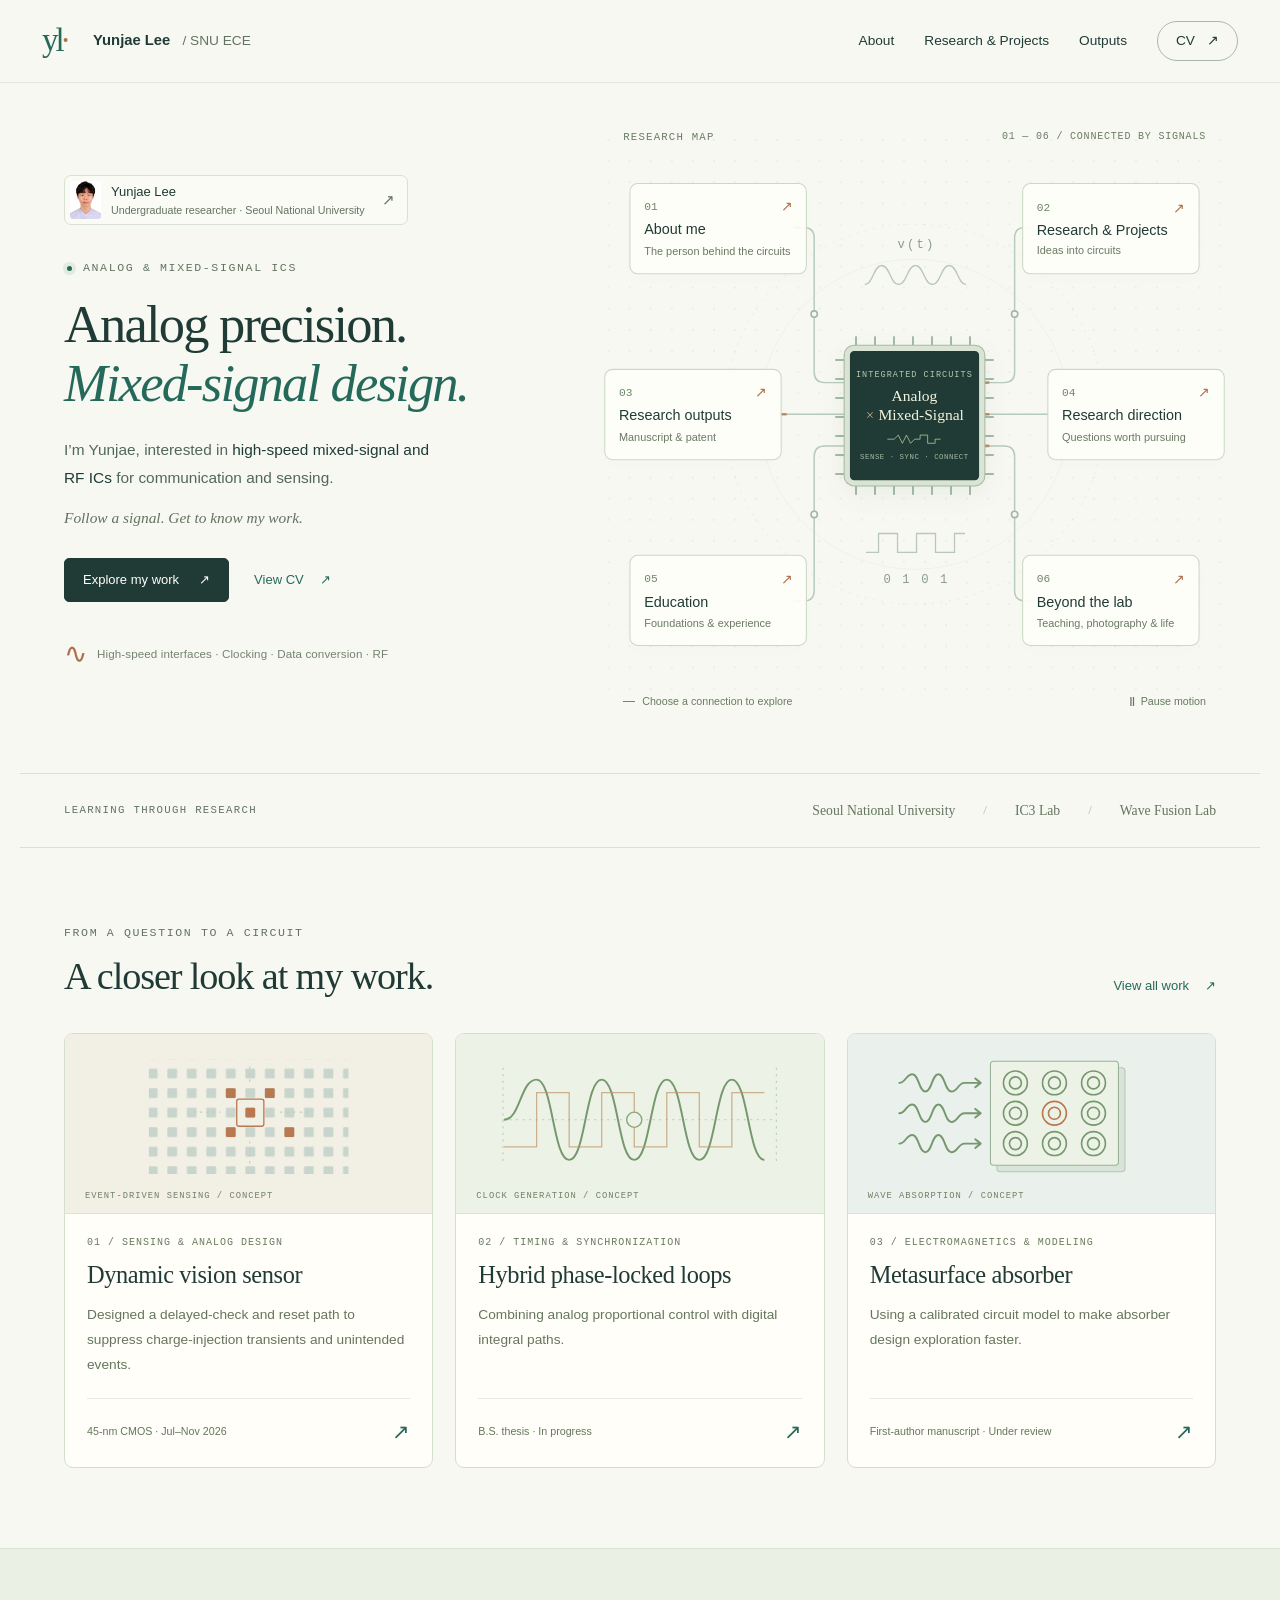
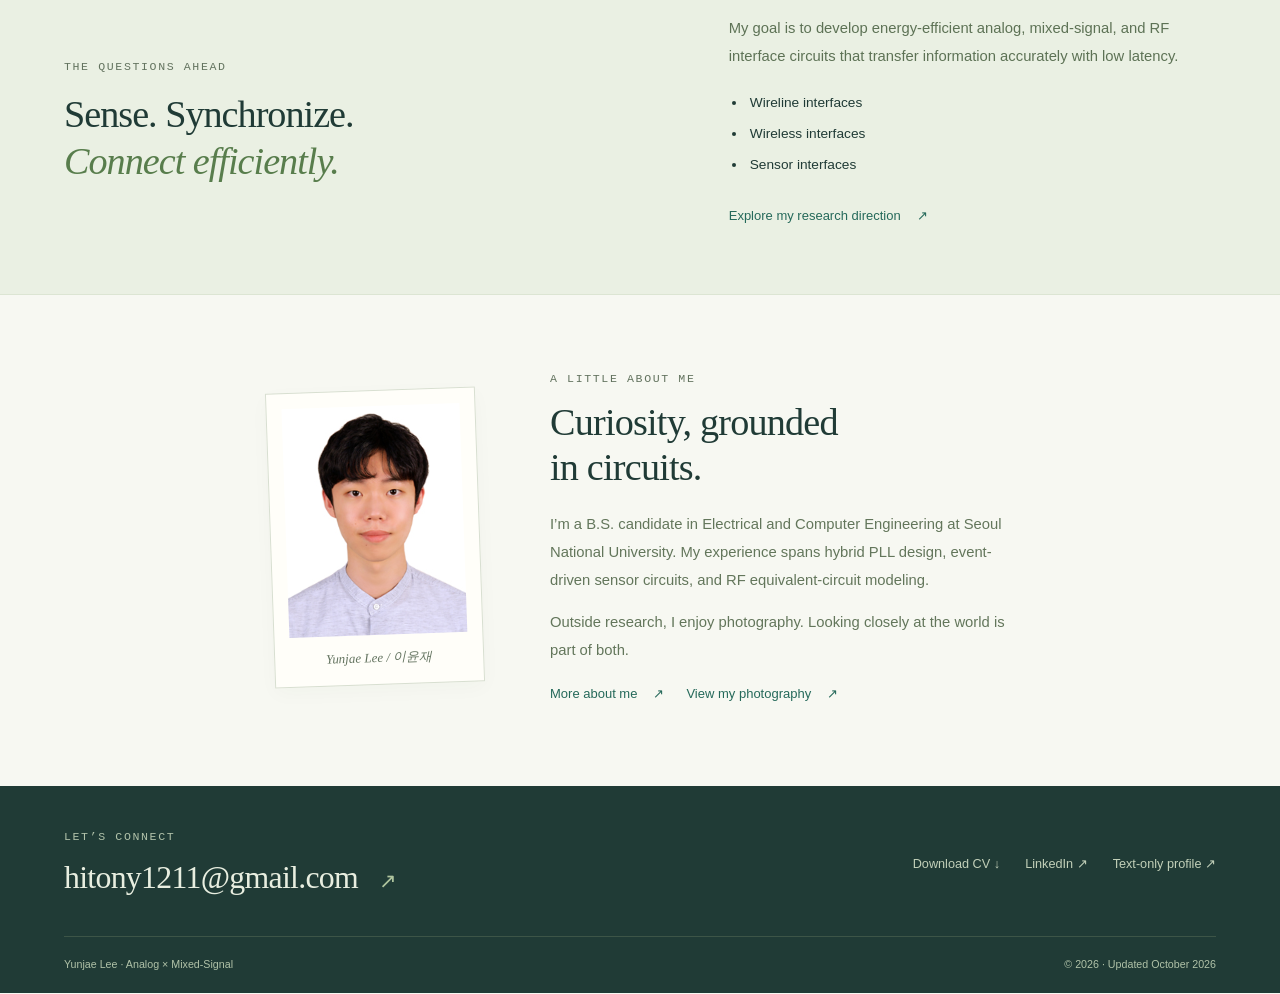
<file: index.html>
<!doctype html>
<html lang="en"><head><meta charset="utf-8"><meta name="viewport" content="width=device-width, initial-scale=1"><meta name="theme-color" content="#f7f8f2"><meta name="color-scheme" content="light"><title>Yunjae Lee — Analog × Mixed-Signal</title><meta name="description" content="Yunjae Lee, an ECE undergraduate at Seoul National University, is interested in high-speed mixed-signal and RF ICs, transceiver circuits, clock and frequency generation, and data converters."><meta property="og:type" content="website"><meta property="og:title" content="Yunjae Lee — Analog × Mixed-Signal"><meta property="og:description" content="High-speed mixed-signal and RF ICs for communication and sensing, including wireline and wireless transceivers, clock generation, and data conversion."><meta property="og:url" content="https://yunjaelee1.github.io/"><meta property="og:image" content="https://yunjaelee1.github.io/assets/yunjae-lee.jpg"><meta property="og:image:alt" content="Portrait of Yunjae Lee"><link rel="icon" href="assets/favicon.svg" type="image/svg+xml"><link rel="stylesheet" href="styles.css"><script src="script.js" defer></script><link rel="stylesheet" href="photography.css"><script src="photography.js" defer></script><link rel="stylesheet" href="research-figures.css"><script src="research-figures.js" defer></script></head>
<body><a class="skip-link" href="#main">Skip to content</a><header class="site-header"><div class="header-inner"><a class="identity" href="./" aria-label="Yunjae Lee, homepage"><span class="identity-mark">yl<span>·</span></span><span>Yunjae Lee <span class="identity-affiliation">/ SNU ECE</span></span></a><nav aria-label="Main navigation"><a href="profile.html#about" data-route="about">About</a><a href="profile.html#research" data-route="research" aria-label="Research and Projects"><span class="research-nav-long">Research &amp; Projects</span><span class="research-nav-short" aria-hidden="true">Research</span></a><a href="profile.html#outputs" data-route="outputs">Outputs</a><a class="nav-cv" href="assets/Yunjae_Lee_CV.pdf" target="_blank" rel="noopener">CV <span aria-hidden="true">↗</span></a></nav></div></header>
<main id="main"><section class="hero shell" aria-labelledby="hero-title"><div class="hero-copy"><a class="profile-pill" href="profile.html#about" data-route="about"><img src="assets/yunjae-lee.jpg" alt="" width="34" height="40"><span>Yunjae Lee<span class="pill-subtitle">Undergraduate researcher · Seoul National University</span></span><span class="pill-arrow" aria-hidden="true">↗</span></a><p class="eyebrow"><span class="signal-dot" aria-hidden="true"></span> Analog &amp; Mixed-Signal ICs</p><h1 id="hero-title">Analog precision.<br><em>Mixed-signal design.</em></h1><p class="hero-description">I’m Yunjae, interested in <strong>high-speed mixed-signal and RF ICs</strong> for communication and sensing.</p><p class="hero-invitation">Follow a signal. Get to know my work.</p><div class="hero-actions"><a class="button button-primary" href="profile.html#research" data-route="research">Explore my work <span aria-hidden="true">↗</span></a><a class="quiet-link" href="assets/Yunjae_Lee_CV.pdf" target="_blank" rel="noopener">View CV <span aria-hidden="true">↗</span></a></div><div class="hero-footnote"><span class="mini-wave" aria-hidden="true">∿</span><span>High-speed interfaces · Clocking · Data conversion · RF</span></div></div>
<div class="map-column"><div class="map-label"><span>RESEARCH MAP</span><span>01 — 06 / CONNECTED BY SIGNALS</span></div><nav class="signal-map" aria-label="Explore six aspects of my work"><svg class="circuit-traces" viewBox="0 0 600 540" fill="none" aria-hidden="true"><defs><pattern id="dot-grid" width="20" height="20" patternUnits="userSpaceOnUse"><circle cx="10" cy="10" r=".7" fill="#799e91" opacity=".27"/></pattern></defs><rect width="600" height="540" fill="url(#dot-grid)"/><circle class="map-ring" cx="300" cy="270" r="180"/><circle class="map-ring inner-ring" cx="300" cy="270" r="147"/><g class="trace-bases"><path data-trace="about" d="M235 240H215Q205 240 205 230V103Q205 93 195 93H186"/><path data-trace="research" d="M365 240H385Q395 240 395 230V103Q395 93 405 93H414"/><path data-trace="outputs" d="M235 270H173"/><path data-trace="direction" d="M365 270H427"/><path data-trace="education" d="M235 300H215Q205 300 205 310V437Q205 447 195 447H186"/><path data-trace="beyond" d="M365 300H385Q395 300 395 310V437Q395 447 405 447H414"/></g><g class="moving-signals"><path style="--delay:0s" d="M186 93H195Q205 93 205 103V230Q205 240 215 240H235"/><path style="--delay:-1.8s" d="M365 240H385Q395 240 395 230V103Q395 93 405 93H414"/><path style="--delay:-.7s" d="M173 270H235"/><path style="--delay:-2.3s" d="M365 270H427"/><path style="--delay:-3.1s" d="M186 447H195Q205 447 205 437V310Q205 300 215 300H235"/><path style="--delay:-1.2s" d="M365 300H385Q395 300 395 310V437Q395 447 405 447H414"/></g><g class="connection-dots"><circle cx="205" cy="175" r="3"/><circle cx="395" cy="175" r="3"/><circle cx="205" cy="365" r="3"/><circle cx="395" cy="365" r="3"/></g><g class="wave-details"><path d="M253 147C261 147 261 129 269 129S277 147 285 147S293 129 301 129S309 147 317 147S325 129 333 129S341 147 349 147"/><path d="M254 401H266V383H284V401H302V383H320V401H338V383H348"/></g><text class="trace-annotation" x="302" y="112" text-anchor="middle">v(t)</text><text class="trace-annotation" x="302" y="430" text-anchor="middle">0 1 0 1</text></svg><div class="chip" aria-hidden="true"><div class="chip-inner"><span class="chip-small">INTEGRATED CIRCUITS</span><span class="chip-title">Analog<br><i>×</i> Mixed-Signal</span><svg viewBox="0 0 80 16"><path d="M1 8H11L17 2L23 14L29 2L35 14L41 8H49V2H60V14H71V8H79"/></svg><span class="chip-caption">SENSE · SYNC · CONNECT</span></div></div>
<a class="map-node node-about" href="profile.html#about" data-route="about"><span class="node-top"><span>01</span><span aria-hidden="true">↗</span></span><strong>About me</strong><span class="node-description">The person behind the circuits</span></a><a class="map-node node-research" href="profile.html#research" data-route="research"><span class="node-top"><span>02</span><span aria-hidden="true">↗</span></span><strong>Research &amp; Projects</strong><span class="node-description">Ideas into circuits</span></a><a class="map-node node-outputs" href="profile.html#outputs" data-route="outputs"><span class="node-top"><span>03</span><span aria-hidden="true">↗</span></span><strong>Research outputs</strong><span class="node-description">Manuscript &amp; patent</span></a><a class="map-node node-direction" href="profile.html#interests" data-route="direction"><span class="node-top"><span>04</span><span aria-hidden="true">↗</span></span><strong>Research direction</strong><span class="node-description">Questions worth pursuing</span></a><a class="map-node node-education" href="profile.html#background" data-route="education"><span class="node-top"><span>05</span><span aria-hidden="true">↗</span></span><strong>Education</strong><span class="node-description">Foundations &amp; experience</span></a><a class="map-node node-beyond" href="profile.html#photography" data-route="beyond"><span class="node-top"><span>06</span><span aria-hidden="true">↗</span></span><strong>Beyond the lab</strong><span class="node-description">Teaching, photography &amp; life</span></a></nav><div class="map-footer"><span><span class="connection-key" aria-hidden="true"></span> Choose a connection to explore</span><button id="motion-toggle" type="button" aria-pressed="false"><span class="motion-icon" aria-hidden="true">Ⅱ</span><span class="motion-label">Pause motion</span></button></div></div></section>
<div class="journey-strip shell"><span class="eyebrow">Learning through research</span><div><span>Seoul National University</span><span class="journey-divider" aria-hidden="true">/</span><span>IC3 Lab</span><span class="journey-divider" aria-hidden="true">/</span><span>Wave Fusion Lab</span></div></div><section class="work-section shell" id="selected-work" aria-labelledby="work-title"><div class="section-top"><div><p class="eyebrow">From a question to a circuit</p><h2 id="work-title">A closer look at my work.</h2></div><a class="quiet-link" href="profile.html#research" data-route="research">View all work <span aria-hidden="true">↗</span></a></div><div class="project-grid"><a class="project-card card-dvs" href="dvs.html" data-route="dvs"><div class="project-art" aria-hidden="true"><svg viewBox="0 0 300 130"><defs><pattern id="pixel-grid" width="18" height="18" patternUnits="userSpaceOnUse"><rect x="3" y="3" width="9" height="9" rx="1" fill="#c8d5cc"/></pattern></defs><rect x="58" y="12" width="184" height="106" fill="url(#pixel-grid)"/><g fill="#b87850"><rect x="129" y="39" width="9" height="9" rx="1"/><rect x="147" y="57" width="9" height="9" rx="1"/><rect x="129" y="75" width="9" height="9" rx="1"/><rect x="165" y="39" width="9" height="9" rx="1"/><rect x="183" y="75" width="9" height="9" rx="1"/></g><rect x="139" y="49" width="25" height="25" rx="2" class="pixel-highlight"/><path class="art-guide" d="M151 19V35M151 88V110M99 61H124M179 61H209"/></svg><span class="art-caption">EVENT-DRIVEN SENSING / CONCEPT</span></div><div class="project-content"><p class="project-category">01 / Sensing &amp; analog design</p><h3>Dynamic vision sensor</h3><p>Designed a delayed-check and reset path to suppress charge-injection transients and unintended events.</p><div class="project-bottom"><span>45-nm CMOS · Jul–Nov 2026</span><span class="project-arrow" aria-hidden="true">↗</span></div></div></a><a class="project-card card-pll" href="pll.html" data-route="pll"><div class="project-art" aria-hidden="true"><svg viewBox="0 0 300 130"><path class="art-guide" d="M24 68H276M24 20V110M276 20V110"/><path class="art-wave" d="M25 68C40 68 40 31 55 31S70 105 85 105S100 31 115 31S130 105 145 105S160 31 175 31S190 105 205 105S220 31 235 31S250 105 265 105"/><path class="art-digital" d="M25 93H55V43H85V93H115V43H145V93H175V43H205V93H235V43H265"/><circle cx="145" cy="68" r="7" class="art-dot"/></svg><span class="art-caption">CLOCK GENERATION / CONCEPT</span></div><div class="project-content"><p class="project-category">02 / Timing &amp; synchronization</p><h3>Hybrid phase-locked loops</h3><p>Combining analog proportional control with digital integral paths.</p><div class="project-bottom"><span>B.S. thesis · In progress</span><span class="project-arrow" aria-hidden="true">↗</span></div></div></a><a class="project-card card-rf" href="absorber.html" data-route="absorber"><div class="project-art" aria-hidden="true"><svg viewBox="0 0 300 130" focusable="false">
  <rect x="118" y="20" width="118" height="96" rx="3" fill="#d9e4d9" stroke="#b5c8b4"/>
  <rect x="112" y="14" width="118" height="96" rx="3" fill="#edf2e6" stroke="#99b298"/>
  <g fill="none" stroke="#76986e" stroke-width="1.5">
    <g><circle cx="135" cy="34" r="11"/><circle cx="135" cy="34" r="5.5"/></g>
    <g><circle cx="171" cy="34" r="11"/><circle cx="171" cy="34" r="5.5"/></g>
    <g><circle cx="207" cy="34" r="11"/><circle cx="207" cy="34" r="5.5"/></g>
    <g><circle cx="135" cy="62" r="11"/><circle cx="135" cy="62" r="5.5"/></g>
    <g stroke="#b87850"><circle cx="171" cy="62" r="11"/><circle cx="171" cy="62" r="5.5"/></g>
    <g><circle cx="207" cy="62" r="11"/><circle cx="207" cy="62" r="5.5"/></g>
    <g><circle cx="135" cy="90" r="11"/><circle cx="135" cy="90" r="5.5"/></g>
    <g><circle cx="171" cy="90" r="11"/><circle cx="171" cy="90" r="5.5"/></g>
    <g><circle cx="207" cy="90" r="11"/><circle cx="207" cy="90" r="5.5"/></g>
  </g>
  <g fill="none" stroke="#76986e" stroke-width="1.8" stroke-linecap="round" stroke-linejoin="round">
    <path d="M28 34C34 34 34 26 40 26S46 42 52 42S58 26 64 26S70 42 76 42S82 34 88 34H103M98 30L103 34L98 38"/>
    <path d="M28 62C34 62 34 54 40 54S46 70 52 70S58 54 64 54S70 70 76 70S82 62 88 62H103M98 58L103 62L98 66"/>
    <path d="M28 90C34 90 34 82 40 82S46 98 52 98S58 82 64 82S70 98 76 98S82 90 88 90H103M98 86L103 90L98 94"/>
  </g>
</svg><span class="art-caption">WAVE ABSORPTION / CONCEPT</span></div><div class="project-content"><p class="project-category">03 / Electromagnetics &amp; modeling</p><h3>Metasurface absorber</h3><p>Using a calibrated circuit model to make absorber design exploration faster.</p><div class="project-bottom"><span>First-author manuscript · Under review</span><span class="project-arrow" aria-hidden="true">↗</span></div></div></a></div></section><section class="direction-section" aria-labelledby="direction-heading"><div class="shell direction-layout"><div><p class="eyebrow">The questions ahead</p><h2 id="direction-heading">Sense. Synchronize.<br><em>Connect efficiently.</em></h2></div><div class="direction-copy"><p>My goal is to develop energy-efficient analog, mixed-signal, and RF interface circuits that transfer information accurately with low latency.</p><ul class="interest-themes"><li>Wireline interfaces</li><li>Wireless interfaces</li><li>Sensor interfaces</li></ul><a class="quiet-link" href="profile.html#interests" data-route="direction">Explore my research direction <span aria-hidden="true">↗</span></a></div></div></section>
<section class="about-preview shell" aria-labelledby="about-preview-heading"><div class="portrait-frame"><img src="assets/yunjae-lee.jpg" alt="Yunjae Lee" width="234" height="301" loading="lazy"><span>Yunjae Lee / 이윤재</span></div><div class="about-preview-copy"><p class="eyebrow">A little about me</p><h2 id="about-preview-heading">Curiosity, grounded<br>in circuits.</h2><p>I’m a B.S. candidate in Electrical and Computer Engineering at Seoul National University. My experience spans hybrid PLL design, event-driven sensor circuits, and RF equivalent-circuit modeling.</p><p>Outside research, I enjoy photography. Looking closely at the world is part of both.</p><a class="quiet-link" href="profile.html#about" data-route="about">More about me <span aria-hidden="true">↗</span></a><a class="quiet-link photography-invitation" href="profile.html#photography" data-route="beyond">View my photography <span aria-hidden="true">↗</span></a></div></section></main>
<footer class="site-footer"><div class="shell"><div class="footer-top"><div><p class="eyebrow">Let’s connect</p><a class="contact-email" href="mailto:hitony1211@gmail.com">hitony1211@gmail.com <span aria-hidden="true">↗</span></a></div><div class="footer-links"><a href="assets/Yunjae_Lee_CV.pdf" download="Yunjae_Lee_CV.pdf">Download CV ↓</a><a href="https://www.linkedin.com/in/yunjae-lee-6356b92a6" target="_blank" rel="noopener noreferrer">LinkedIn ↗</a><a href="profile.html">Text-only profile ↗</a></div></div><div class="footer-bottom"><span>Yunjae Lee · Analog × Mixed-Signal</span><span>© 2026 · Updated October 2026</span></div></div></footer>
<dialog id="detail-dialog" aria-labelledby="detail-title"><div class="dialog-topbar"><div class="dialog-navigation"><button type="button" class="back-to-previous" id="back-to-previous" hidden>← Back to previous view</button><button type="button" class="back-to-map" id="back-to-map">↖ &nbsp; Back to the signal map</button></div><button class="close-dialog" id="close-dialog" type="button" aria-label="Close details">×</button></div><div class="dialog-scroll"><div class="dialog-heading"><p id="detail-eyebrow" class="eyebrow"></p><h2 id="detail-title"></h2></div><div id="detail-body"></div><div class="dialog-bottom"><span>KEEP EXPLORING</span><a href="profile.html#about" data-route="about">About</a><a href="profile.html#research" data-route="research">Research &amp; Projects</a><a href="profile.html#outputs" data-route="outputs">Outputs</a><a href="assets/Yunjae_Lee_CV.pdf" target="_blank" rel="noopener">CV ↗</a></div></div></dialog>
<template id="content-about" data-title="The person behind the circuits." data-eyebrow="01 / About me"><div class="bio-layout"><img class="bio-photo" src="assets/yunjae-lee.jpg" width="234" height="301" alt="Yunjae Lee"><div><h3>Yunjae Lee <span class="korean-name" lang="ko">이윤재</span></h3><p class="lead">B.S. Candidate · Electrical and Computer Engineering<br>Seoul National University</p><p>Energy-efficient analog and mixed-signal integrated circuits for communication and sensing.</p></div></div>
          <p>I am an undergraduate student in Electrical and Computer Engineering at <strong>Seoul National University</strong>. My interests center on <strong>high-speed mixed-signal and RF integrated circuits for communication and sensing</strong>.</p>
          <p>I am studying high-speed interface circuits in the <strong>IC3 Lab</strong>, advised by Prof. Wooseok Choi. I also designed a low-power, event-driven vision sensor pixel in 45-nm CMOS.</p>
          <p>Previously, I worked with Prof. Jungsuek Oh in the <strong>Wave Fusion Lab</strong> on equivalent-circuit modeling and experimental characterization of RF metasurface absorbers.</p>
          <p>My broader interests include wireline and wireless transceiver circuits, clock and frequency generation, and analog-to-digital converters.</p>
        <h3>My toolkit</h3><div class="tool-tags"><span>Cadence Virtuoso</span><span>ADS</span><span>Ansys HFSS</span><span>KiCad</span><span>MATLAB</span><span>Python</span><span>Verilog</span><span>C / C++</span><span>Xilinx Vivado</span><span>LaTeX</span><span>Vector Network Analyzer</span></div><h3>Contact</h3><p><a href="mailto:hitony1211@gmail.com">hitony1211@gmail.com ↗</a> · <a href="https://www.linkedin.com/in/yunjae-lee-6356b92a6" target="_blank" rel="noopener noreferrer">LinkedIn ↗</a> · <a href="assets/Yunjae_Lee_CV.pdf" download="Yunjae_Lee_CV.pdf">Download CV ↓</a></p></template>
<template id="content-research" data-title="Research &amp; Projects" data-eyebrow="02 / Research &amp; Projects"><p class="lead">My research interests center on energy-efficient analog and mixed-signal integrated circuits for communication and sensing, including high-speed interfaces, clock generation, data conversion, and RF circuits.</p>
        

        <article class="research-item absorber-summary-item">
  <a class="absorber-summary-link" href="dvs.html" data-route="dvs" aria-label="View the Dynamic vision sensor pixel project details">
    <div class="item-overline"><span>Event-driven sensing</span><span class="item-date">Jul–Nov 2026</span></div>
    <h3>Dynamic vision sensor pixel</h3>
    <p class="item-context">Analog circuit design · 45-nm CMOS</p>
    <p><strong>Work:</strong> Designed a low-power 45-nm CMOS DVS pixel in Cadence Virtuoso, targeting low noise, a low contrast threshold, and in-pixel event storage.</p>
    <p><strong>Core idea:</strong> Developed a dedicated delayed-check and reset path to suppress charge injection and unintended events.</p>
    <p><strong>Result:</strong> Low-voltage operation at 1 V, approximately 20% lower pixel area than the baseline design, and simulated contrast sensitivity of approximately 20% at the reference photocurrent.</p>
    <span class="absorber-summary-cta">View project details <span aria-hidden="true">↗</span></span>
  </a>
</article>

        <article class="research-item absorber-summary-item">
          <a class="absorber-summary-link" href="pll.html" data-route="pll" aria-label="View the Hybrid phase-locked loops project details">
            <div class="item-overline"><span>Clock generation · IC3 Lab</span><span class="item-date">Jan 2026–present</span></div>
            <h3>Hybrid phase-locked loops</h3>
            <p class="item-context">B.S. thesis research · Advisor: Prof. Wooseok Choi</p>
            <p><strong>Work:</strong> Implementing and analyzing a published hybrid PLL architecture through behavioral modeling and Cadence circuit design.</p>
            <p><strong>Core idea:</strong> Combine a linear proportional path with digital integral and double-integral control to study bandwidth tracking and the trade-off between tuning range and frequency resolution.</p>
            <p><strong>Result:</strong> Behavioral simulations showed lock acquisition and more consistent loop response with bandwidth tracking.</p>
            <span class="absorber-summary-cta">View project details <span aria-hidden="true">↗</span></span>
          </a>
        </article>

        <article class="research-item absorber-summary-item">
<a class="absorber-summary-link" href="amplifier.html" data-route="amplifier" aria-label="View the Wideband Amplifier Design project details">
<div class="item-overline"><span>RF circuits · Amplifier design</span><span class="item-date">Oct–Dec 2025</span></div>
<h3>Wideband Amplifier Design</h3><p class="item-context">Team course project · Microwave Engineering</p>
<p><strong>Work:</strong> Co-designed a wideband PCB amplifier in ADS.</p><p><strong>Core idea:</strong> Tune double-stub matching networks and evaluate the PCB layout through EM-based circuit simulation.</p><p><strong>Result:</strong> The final presentation reports an EM-simulated operating band of 1.6–6.3 GHz.</p>
<span class="absorber-summary-cta">View project details <span aria-hidden="true">↗</span></span>
</a></article>

        <article class="research-item absorber-summary-item">
          <a class="absorber-summary-link" href="absorber.html" data-route="absorber" aria-label="View the Wideband Metasurface Absorber project details">
            <div class="item-overline"><span>RF modeling · Wave Fusion Lab</span><span class="item-date">Jan–Dec 2025</span></div>
            <h3>Wideband Metasurface Absorber</h3>
            <p class="item-context">Research internship · Advisor: Prof. Jungsuek Oh</p>
            <p><strong>Work:</strong> Developed an equivalent-circuit-assisted design method for a screen-printed wideband absorber.</p>
            <p><strong>Core idea:</strong> Use an Equivalent Circuit Model (ECM) calibrated with full-wave simulations to explore resonances and impedance matching through fast circuit evaluations.</p>
            <p><strong>Result:</strong> A 3-mm prototype showed estimated absorptivity above 90% over 7.75–16.07 GHz at normal incidence.</p>
            <span class="absorber-summary-cta">View project details <span aria-hidden="true">↗</span></span>
          </a>
        </article>

        <article class="research-item absorber-summary-item">
  <a class="absorber-summary-link" href="fpga-clock.html" data-route="fpga-clock" aria-label="View the FPGA Digital Clock project details">
    <div class="item-overline"><span>Digital systems · FPGA design</span><span class="item-date">Dec 2024</span></div>
    <h3>FPGA Digital Clock</h3>
    <p class="item-context">Team course project · Logic Design and Laboratory</p>
    <p><strong>Work:</strong> Co-developed a multifunction digital clock in Verilog on a Basys 3 FPGA.</p>
    <p><strong>Core idea:</strong> Integrate timing, setting, stopwatch, and alarm-game modules through mode control and a shared multiplexed display.</p>
    <p><strong>Result:</strong> Completed timekeeping, time/alarm setting, a centisecond stopwatch, and an LED game for dismissing the alarm.</p>
    <span class="absorber-summary-cta">View project details <span aria-hidden="true">↗</span></span>
  </a>
</article>

<article class="research-item research-item-last absorber-summary-item">
<a class="absorber-summary-link" href="monitor.html" data-route="monitor" aria-label="View the Analog Discomfort-Index Monitor project details">
<div class="item-overline"><span>Analog circuits · PCB design</span><span class="item-date">Mar–Jun 2024</span></div>
<h3>Analog Discomfort-Index Monitor</h3><p class="item-context">Team course project · Basic Circuit Theory and Laboratory</p>
<p><strong>Work:</strong> Contributed custom footprints and PCB layout to a team analog discomfort-index system.</p><p><strong>Core idea:</strong> Combine log/antilog multiplication, op-amp summation, and comparator thresholds for fan control.</p><p><strong>Result:</strong> Intermediate LTspice results showed stepped control outputs; an initial PCB layout and 3D model were completed.</p>
<span class="absorber-summary-cta">View project details <span aria-hidden="true">↗</span></span>
</a></article>
      </template>
<template id="content-outputs" data-title="Research, documented." data-eyebrow="03 / Research outputs"><p class="lead">A manuscript under review and a granted patent.</p>
        
        <article class="output-item">
          <a class="output-link" href="absorber.html" data-route="absorber" aria-label="View the Wideband Metasurface Absorber project">
          <div class="output-meta"><span class="small-label">Manuscript</span><span class="status-label">Under review</span></div>
          <h3>Equivalent-Circuit-Assisted Design of a Screen-Printed Wideband Metasurface Absorber</h3>
          <p class="authors"><strong>Yunjae Lee</strong>, Minchul Kim, Uichan Park, Taeyeong Yoon, and Jungsuek Oh</p>
          <p class="venue">Under review at <em>IEEE Access</em>.</p>
          <span class="output-cta">View associated project <span aria-hidden="true">↗</span></span>
          </a>
        </article>
        <article class="output-item output-item-last">
          <a class="output-link" href="patent.html" data-route="patent" aria-label="View the crosswalk pedestrian safety patent details">
          <div class="output-meta"><span class="small-label">Patent</span><span class="patent-date">Granted Jun 7, 2021</span></div>
          <h3>Pedestrian Safety System on the Crosswalk</h3>
          <p class="authors">Jaehoon Shin, <strong>Yunjae Lee</strong>, Yuncheol Shin, Wonjun Kang, and Daegi Cho</p>
          <p class="venue">Republic of Korea Patent No. 10-2263981</p>
          <span class="output-cta">View patent details <span aria-hidden="true">↗</span></span>
          </a>
        </article>
      </template>
<template id="content-patent" data-title="Pedestrian Safety System on the Crosswalk" data-eyebrow="Research outputs / Patent"><article class="research-item absorber-project-detail patent-project-detail">
  <div class="item-overline"><span>Patent · Co-inventor</span><span class="item-date">Granted Jun 7, 2021</span></div>
  <p class="item-context">Republic of Korea Patent No. 10-2263981 · KR102263981B1</p>
  <p class="authors">Jaehoon Shin, <strong>Yunjae Lee</strong>, Yuncheol Shin, Wonjun Kang, and Daegi Cho</p>
  <p>Co-inventor of a crosswalk-lighting system designed to make pedestrians more visible to approaching drivers at night.</p>
  <h4>Design idea</h4>
  <p>Two vertically separated lamps share a pole near the stop line. Each lamp targets the midpoint of a different lane, increasing illumination on pedestrians’ vertical surfaces and their contrast against the background.</p>
  <div class="absorber-figures case-study-figures-wide patent-overview"><figure class="absorber-figure"><a class="absorber-figure-link" href="assets/patent/crosswalk-layout.png" aria-label="Enlarge crosswalk lighting arrangement" aria-haspopup="dialog"><img src="assets/patent/crosswalk-layout.png" width="1817" height="765" alt="Plan view of a crosswalk showing lamp locations, two traffic lanes, pedestrians, and opposing vehicle approaches." loading="lazy" decoding="async"><span class="absorber-figure-open">Enlarge image ⤢</span></a><figcaption><strong>Crosswalk lighting arrangement</strong><span>Plan view of the crosswalk, lamp positions, lanes, and vehicle approach directions.</span></figcaption></figure></div>
  <h4>Geometry and optics</h4>
  <p>The patent specifies a 1.5 m pole and lane-directed angles of 20.95° and 10.80°. Lens-surface design shapes light toward the lane targets while limiting glare toward opposing traffic.</p>
  <div class="absorber-figures case-study-figures-wide patent-design-figures"><figure class="absorber-figure"><a class="absorber-figure-link" href="assets/patent/lighting-geometry-en.png" aria-label="Enlarge lane-specific focusing" aria-haspopup="dialog"><img src="assets/patent/lighting-geometry-en.png" width="1710" height="919" alt="Front and top views of lamp optical axes and lane-specific focal points, with English labels." loading="lazy" decoding="async"><span class="absorber-figure-open">Enlarge image ⤢</span></a><figcaption><strong>Lane-specific focusing</strong><span>Front and top views of the optical axes, lane targets, and focal points. Korean annotations translated into English.</span></figcaption></figure></div>
  <h4>Lens design and prototype</h4>
  <p>Project photographs document lens samples and an assembled lighting prototype.</p>
  <div class="absorber-figures patent-lens-pair"><figure class="absorber-figure patent-lens-figure"><a class="absorber-figure-link" href="assets/patent/lens-geometry.png" aria-label="Enlarge aspherical lens design" aria-haspopup="dialog"><img src="assets/patent/lens-geometry.png" width="1207" height="812" alt="Cross-section of the aspherical lens showing ray-path variables, angular parameters, and the target geometry." loading="lazy" decoding="async"><span class="absorber-figure-open">Enlarge image ⤢</span></a><figcaption><strong>Aspherical lens design</strong><span>Cross-section of the lens and the ray-path variables used in the optical design.</span></figcaption></figure><figure class="absorber-figure patent-lens-samples"><a class="absorber-figure-link" href="assets/patent/lens-samples.png" aria-label="Enlarge lens samples" aria-haspopup="dialog"><img src="assets/patent/lens-samples.png" width="486" height="395" alt="Project photograph of four transparent lens samples on dark circular mounts." loading="lazy" decoding="async"><span class="absorber-figure-open">Enlarge image ⤢</span></a><figcaption><strong>Lens samples</strong><span>Four mounted lens samples from the project.</span></figcaption></figure></div>
  <div class="absorber-figures case-study-figures-wide patent-prototype-figure"><figure class="absorber-figure"><a class="absorber-figure-link" href="assets/patent/lighting-prototype.png" aria-label="Enlarge lighting prototype" aria-haspopup="dialog"><img src="assets/patent/lighting-prototype.png" width="807" height="452" alt="Project photographs of the assembled crosswalk-lighting prototype before and during illumination." loading="lazy" decoding="async"><span class="absorber-figure-open">Enlarge image ⤢</span></a><figcaption><strong>Lighting prototype</strong><span>The assembled lamp module shown with its lights off and on.</span></figcaption></figure></div>
  <h4>Evaluation</h4>
  <p>The document compares simulated vertical illuminance as pole height and placement vary. These simulations support the proposed lighting geometry.</p>
  <p class="case-study-note">Technical description: Korean Patent KR102263981B1. Drawings and project photographs supplied by the author; Korean diagram annotations translated into English.</p>
  <a class="quiet-link patent-source-link" href="https://patents.google.com/patent/KR102263981B1/en" target="_blank" rel="noopener noreferrer">View patent on Google Patents <span aria-hidden="true">↗</span></a>
</article>
<a class="quiet-link absorber-return" href="profile.html#outputs" data-route="outputs">← Back to Research outputs</a></template>
<template id="content-direction" data-title="Circuits for communication and sensing." data-eyebrow="04 / Research interests">
  <p class="lead">My goal is to develop energy-efficient analog, mixed-signal, and RF interface circuits that transfer information accurately with low latency.</p>
  <div class="direction-item"><span>01</span><div><h3>Wireline interfaces</h3><p>I am interested in high-speed wireline transceivers and energy-efficient clock generation. Building on my hybrid PLL design experience, I want to explore how clock timing accuracy and power consumption affect data recovery, and how considering clocking and data-path requirements together can reduce overall link power.</p><a href="pll.html" data-route="pll">Related experience: Hybrid PLL design ↗</a></div></div>
  <div class="direction-item"><span>02</span><div><h3>Wireless interfaces</h3><p>I am interested in RF transceivers for energy-efficient wireless communication. My experience in electromagnetic modeling, equivalent-circuit analysis, and RF measurements motivates me to explore signal reception and frequency conversion, including mixers. I want to understand how individual RF blocks interact and how their circuit-level trade-offs affect receiver-level power and performance.</p><a href="profile.html#research" data-route="rf">Related experience: RF modeling &amp; amplifier design ↗</a></div></div>
  <div class="direction-item"><span>03</span><div><h3>Sensor interfaces</h3><p>I am interested in event-driven sensor interfaces and the circuit principles behind biological sensing. My DVS pixel and handshaking readout design experience motivates me to explore architectures that process and communicate relevant input changes with less energy. I would like to extend this direction to neural and bioelectronic interfaces that acquire biological signals and convey them to electronic systems.</p><a href="dvs.html" data-route="dvs">Related experience: DVS pixel &amp; handshaking readout design ↗</a></div></div>
</template>
<template id="content-education" data-title="Foundations for what comes next." data-eyebrow="05 / Education &amp; experience"><article class="education-entry"><p class="eyebrow">Mar 2021–Feb 2027 (Expected)</p><h3>Seoul National University</h3><p>B.S. Candidate in Electrical and Computer Engineering</p><div class="education-metric"><div class="gpa-primary"><span>Cumulative GPA</span><strong>3.83 <small>/ 4.0</small></strong></div><div class="gpa-secondary"><span>Major GPA</span><strong>3.89 <small>/ 4.0</small></strong></div></div><p class="muted">Mandatory military service: March 2022–September 2023.</p><h4>Selected coursework</h4><ul class="coursework-list"><li>Analog Integrated Circuits <span class="course-result">— A+</span><small class="course-instructor">Prof. Jaehyouk Choi</small></li><li>Design Project for Electrical Devices &amp; Systems <span class="course-result">— A+</span><small class="course-instructor">Prof. Wooseok Choi</small></li><li>Microwave Engineering <span class="course-result">— A</span><small class="course-instructor">Prof. Wooyeol Choi</small></li><li>Digital Integrated Circuits <span class="course-result">— In progress</span><small class="course-instructor">Prof. Jaejoon Kim</small></li><li>Fundamentals of Digital Signal Processing <span class="course-result">— A</span><small class="course-instructor">Prof. Namik Cho</small></li><li>Digital System Design and Laboratory <span class="course-result">— In progress</span><small class="course-instructor">Prof. Wooseok Choi</small></li></ul></article><article class="education-entry"><p class="eyebrow">Mar 2018–Jan 2021</p><h3>Incheon Academy of Science and Arts</h3><p>High School for Gifted Students in STEM</p></article><h3>Research experience</h3><div class="timeline-row"><span>2026–present</span><div><strong>IC3 Lab · Seoul National University</strong><p>Research intern, advised by Prof. Wooseok Choi. Mixed-signal ICs, high-speed interfaces, and PLLs.</p></div></div><div class="timeline-row"><span>2025</span><div><strong>Wave Fusion Lab · Seoul National University</strong><p>Research intern, advised by Prof. Jungsuek Oh. Equivalent-circuit modeling, RF characterization, and an industry-collaborative project with Samsung Electronics.</p></div></div><a class="quiet-link" href="assets/Yunjae_Lee_CV.pdf" target="_blank" rel="noopener">View full CV ↗</a></template>
<template id="content-beyond" data-title="Beyond the circuit." data-eyebrow="06 / Teaching, community &amp; interests"><p class="lead">Teaching, selected honors, and photography outside research.</p><h3>Teaching</h3><div class="timeline-row"><span>Fall 2026</span><div><strong>Undergraduate TA · Analog Electronic Circuits</strong><p>Seoul National University. Supporting students with questions and circuit concepts during and outside class.</p></div></div><div class="timeline-row"><span>Spring 2024</span><div><strong>Laboratory TA · Basic Circuit Theory and Laboratory</strong><p>Seoul National University. Guided laboratory equipment use and helped with experiments and troubleshooting.</p></div></div><div class="timeline-row"><span>2023–24</span><div><strong>Guest Instructor · Data Analysis with Python</strong><p>One-day introductory lectures for high school students at multiple schools.</p></div></div><h3>Selected honors</h3><ul class="dated-list honors-list">
            <li><span class="list-date">2026</span><div><strong>IPESK Next-Generation Engineer</strong><span>Institute for Promotion of Engineering and Science of Korea</span></div></li>
            <li><span class="list-date">2025</span><div><strong>Future Talent Internship Scholarship</strong><span>Department of Electrical and Computer Engineering, SNU</span></div></li>
            <li><span class="list-date">2024</span><div><strong>Silver Award, Creative Design Fair</strong><span>College of Engineering, SNU · AI-Based Smart IP Camera team project</span></div></li>
            <li><span class="list-date">2021,<br>2024–26</span><div><strong>National Scholarship for Science and Engineering</strong><span>Korea Student Aid Foundation · Four-year full-tuition scholarship</span></div></li>
            <li><span class="list-date">2020</span><div><strong>Korea Talent Award</strong><span>Minister of Education, Republic of Korea</span></div></li>
            <li><span class="list-date">2019</span><div><strong>Bronze Award, Samsung Humantech Paper Award</strong><span>Research on crosswalk lighting for nighttime pedestrian safety</span></div></li>
          </ul><div class="outside-note"><p class="eyebrow">Outside the lab</p><h3>A different way of looking.</h3><div class="photography-personal-intro"><p>I enjoy photography. I was a member of Young-Sang, SNU’s photography club, from 2021 to 2024 and served as a team leader in 2024, coordinating group photography projects.</p><img class="photographer-portrait" src="assets/yunjae-with-camera.png" width="768" height="960" alt="Yunjae Lee holding a camera on a wooded path." loading="lazy" decoding="async"></div><section class="photography-gallery" aria-label="Photographs by Yunjae Lee">
<p class="photo-intro">A few photographs I’ve taken: quiet landscapes, changing light, and small moments. Select a photograph to take a closer look.</p>
<div class="photo-grid"><a class="photo-link" href="assets/photography/mountain-meadow.jpg" data-photo="mountain-meadow" data-photo-title="Open country" target="_blank" rel="noopener" aria-label="Enlarge photograph: Open country"><img src="assets/photography/mountain-meadow.jpg" alt="A bright-green meadow below rugged mountains with patches of snow." width="640" height="960" loading="lazy" decoding="async"></a><a class="photo-link" href="assets/photography/mountain-path.jpg" data-photo="mountain-path" data-photo-title="The long way" target="_blank" rel="noopener" aria-label="Enlarge photograph: The long way"><img src="assets/photography/mountain-path.jpg" alt="A winding footpath leading through grassland toward snow-covered mountains." width="640" height="960" loading="lazy" decoding="async"></a><a class="photo-link" href="assets/photography/rocky-trail.jpg" data-photo="rocky-trail" data-photo-title="On the path" target="_blank" rel="noopener" aria-label="Enlarge photograph: On the path"><img src="assets/photography/rocky-trail.jpg" alt="Two people walking along a winding path toward large rock formations." width="640" height="960" loading="lazy" decoding="async"></a><a class="photo-link" href="assets/photography/lake-tree.jpg" data-photo="lake-tree" data-photo-title="Still water" target="_blank" rel="noopener" aria-label="Enlarge photograph: Still water"><img src="assets/photography/lake-tree.jpg" alt="A lone tree standing in a blue lake, with distant mountains beneath a pale sky." width="640" height="960" loading="lazy" decoding="async"></a><a class="photo-link" href="assets/photography/sea-turtle.jpg" data-photo="sea-turtle" data-photo-title="Beneath the surface" target="_blank" rel="noopener" aria-label="Enlarge photograph: Beneath the surface"><img src="assets/photography/sea-turtle.jpg" alt="A sea turtle swimming through deep-blue water beneath a column of bright bubbles." width="640" height="960" loading="lazy" decoding="async"></a><a class="photo-link" href="assets/photography/ocean-wake.jpg" data-photo="ocean-wake" data-photo-title="Across the blue" target="_blank" rel="noopener" aria-label="Enlarge photograph: Across the blue"><img src="assets/photography/ocean-wake.jpg" alt="A small motorboat leaving a white wake across deep-blue ocean water." width="640" height="960" loading="lazy" decoding="async"></a></div>
<details class="photo-more"><summary><span class="when-closed">View 3 more photographs</span><span class="when-open">Show fewer photographs</span></summary><div class="photo-grid"><a class="photo-link" href="assets/photography/quiet-pause.jpg" data-photo="quiet-pause" data-photo-title="A quiet pause" target="_blank" rel="noopener" aria-label="Enlarge photograph: A quiet pause"><img src="assets/photography/quiet-pause.jpg" alt="Two people sitting together on a rock beside a shallow pool in a grassy landscape." width="640" height="960" loading="lazy" decoding="async"></a><a class="photo-link" href="assets/photography/green-fields.jpg" data-photo="green-fields" data-photo-title="Between the fields" target="_blank" rel="noopener" aria-label="Enlarge photograph: Between the fields"><img src="assets/photography/green-fields.jpg" alt="A small figure walking between layered green fields beneath a muted sky." width="640" height="960" loading="lazy" decoding="async"></a><a class="photo-link" href="assets/photography/forest-caravan.jpg" data-photo="forest-caravan" data-photo-title="A quiet clearing" target="_blank" rel="noopener" aria-label="Enlarge photograph: A quiet clearing"><img src="assets/photography/forest-caravan.jpg" alt="A small mint-green caravan at the end of a path between tall, dark trees." width="640" height="960" loading="lazy" decoding="async"></a></div></details>
<p class="photo-credit">9 photographs · All photographs by Yunjae Lee.</p>
</section><p>I also volunteer with Haeyul Law Firm’s Youth Volunteer Group, beginning in April 2026.</p></div></template>
<template id="content-pll" data-title="Hybrid phase-locked loops" data-eyebrow="Research &amp; Projects / Project detail"><article class="research-item absorber-project-detail">
  <div class="item-overline"><span>Clock generation · IC3 Lab</span><span class="item-date">Jan 2026–present</span></div>
  <p class="item-context">B.S. thesis research · Advisor: Prof. Wooseok Choi</p>
  <p>I am implementing and analyzing a highly digital PLL to understand how analog phase correction and digital frequency control work together. The project combines behavioral loop analysis with Cadence implementation of mixed-signal building blocks.</p>
  <p class="case-study-note">This project builds on the architecture of <a href="https://doi.org/10.1109/JSSC.2011.2157259">Yin et al. (IEEE JSSC, 2011)</a>. The diagram below illustrates its proportional and integral control paths; the Cadence schematics show my project implementation.</p>
  <aside class="absorber-insight" aria-label="Core PLL architecture idea">
    <h4>Separate fast phase correction from fine frequency control</h4>
    <p>A linear proportional path avoids TDC quantization in the fast control path. Digital integral control supplies fine frequency correction, while a slower double-integral path provides coarse tuning so the fine path can operate over a smaller range.</p>
  </aside>
  <div class="absorber-figures case-study-figures-wide pll-architecture"><figure class="absorber-figure">
  <a class="absorber-figure-link" href="assets/pll/architecture.png" aria-label="Enlarge linear and digital control paths" aria-haspopup="dialog">
    <img src="assets/pll/architecture.png" width="1407" height="492" alt="Reference architecture with a PFD, a linear proportional path, a BBPD-based digital integral path, PDAC, IDAC, oscillator, and feedback divider." loading="lazy" decoding="async">
    <span class="absorber-figure-open">Enlarge image ⤢</span>
  </a>
  <figcaption><strong>Linear and digital control paths</strong><span>The proportional path uses PFD pulse widths directly, while the BBPD and accumulator form the digital integral path.</span></figcaption>
</figure></div>
  <h4>Keep the loop response consistent as frequency changes</h4>
  <p><strong>Bandwidth tracking:</strong> Scale the proportional-path gain with reference frequency to keep the ratio of loop bandwidth to reference frequency approximately constant.</p>
  <p><strong>Quantization-error tracking:</strong> Scale the integral-path frequency step with output frequency to reduce phase-error fluctuations at lower operating frequencies while retaining tuning range at higher frequencies.</p>
  <details class="research-details" open>
    <summary>From control paths to circuit blocks <span class="expand-icon" aria-hidden="true">+</span></summary>
    <div class="details-body">
      <div class="absorber-figures case-study-figures-wide"><figure class="absorber-figure">
  <a class="absorber-figure-link" href="assets/pll/bbpd-schematic.jpeg" aria-label="Enlarge bang-bang phase detection" aria-haspopup="dialog">
    <img src="assets/pll/bbpd-schematic.jpeg" width="1065" height="536" alt="Cadence transistor schematic of the bang-bang phase detector, with UP and DOWN inputs and complementary outputs." loading="lazy" decoding="async">
    <span class="absorber-figure-open">Enlarge image ⤢</span>
  </a>
  <figcaption><strong>Bang-bang phase detection</strong><span>The BBPD detects the sign of phase error. Its output drives a 14-bit accumulator, updated once every four decisions to reduce the effective integral gain.</span></figcaption>
</figure></div>
      <div class="absorber-figures pll-circuit-figures"><figure class="absorber-figure">
  <a class="absorber-figure-link" href="assets/pll/digital-control.jpeg" aria-label="Enlarge digital control circuitry" aria-haspopup="dialog">
    <img src="assets/pll/digital-control.jpeg" width="662" height="537" alt="Cadence digital logic schematic included in the project’s DSM-DAC implementation." loading="lazy" decoding="async">
    <span class="absorber-figure-open">Enlarge image ⤢</span>
  </a>
  <figcaption><strong>Digital control circuitry</strong><span>The DSM-DAC chain uses a second-order modulator to convert a 13-bit word into a 4-bit noise-shaped output, followed by a thermometer decoder and 15 unit-current cells.</span></figcaption>
</figure><figure class="absorber-figure">
  <a class="absorber-figure-link" href="assets/pll/oscillator-control.png" aria-label="Enlarge oscillator-current control" aria-haspopup="dialog">
    <img src="assets/pll/oscillator-control.png" width="762" height="643" alt="Cadence schematic connecting proportional and integral current control to the current-controlled oscillator supply." loading="lazy" decoding="async">
    <span class="absorber-figure-open">Enlarge image ⤢</span>
  </a>
  <figcaption><strong>Oscillator-current control</strong><span>The PDAC and IDAC control the current supplied to the CCO. The oscillator design uses a three-stage pseudo-differential ring with transmission-gate coupling.</span></figcaption>
</figure></div>
      <p><strong>Switched-RC filtering:</strong> A low-pass filter smooths the DSM-DAC output. Gating a clock with its delayed version creates a nearly fixed pulse width, making the switch duty cycle—and therefore the effective resistance and filter bandwidth—track clock frequency.</p>
    </div>
  </details>
  <aside class="absorber-insight" aria-label="Behavioral simulation observations">
    <h4>What the behavioral simulations showed</h4>
    <p>The loop acquired frequency and phase lock. With bandwidth tracking, settling behavior remained more consistent as reference frequency changed. Scaling the frequency step reduced phase-error fluctuations at lower output frequencies. These are qualitative behavioral-model observations.</p>
  </aside>
  <p><strong>What I learned:</strong> How phase detection, loop gain, oscillator tuning range, and DAC resolution interact—and how to translate an architectural idea into circuit-level building blocks.</p>
  <p class="absorber-source"><strong>Architecture reference:</strong> W. Yin, R. Inti, A. Elshazly, B. Young, and P. K. Hanumolu, “A 0.7-to-3.5 GHz 0.6-to-2.8 mW Highly Digital Phase-Locked Loop With Bandwidth Tracking,” <em>IEEE Journal of Solid-State Circuits</em>, vol. 46, no. 8, pp. 1870–1880, 2011. <a href="https://doi.org/10.1109/JSSC.2011.2157259">DOI: 10.1109/JSSC.2011.2157259</a>.</p>
</article><a class="quiet-link" href="profile.html#research" data-route="research">← Back to Research &amp; Projects</a></template>
<template id="content-dvs" data-title="Dynamic vision sensor pixel" data-eyebrow="Research &amp; Projects / Project detail"><article class="research-item absorber-project-detail">
  <div class="item-overline"><span>Event-driven sensing</span><span class="item-date">Jul–Nov 2026</span></div>
  <p class="item-context">Analog circuit design · 45-nm CMOS · Cadence Virtuoso</p>
  <p>Designed a low-power 45-nm CMOS dynamic vision sensor (DVS) pixel, targeting low noise, a low contrast threshold, and in-pixel event storage. Developed a dedicated circuit block to suppress charge injection and unintended pixel behavior.</p>
  <h4>What is a DVS pixel?</h4>
  <p>A DVS pixel detects changes in light intensity and represents them as ON/OFF events. A logarithmic photoreceptor and differencing circuit sense relative changes, while comparators determine when to generate an event. This event-driven approach can reduce redundant sensing and data transfer.</p>
  <h4>Design goals</h4>
  <p>The pixel design targeted low-power operation while detecting small photocurrent changes and rejecting noise and leakage-driven false events.</p>
  <table class="case-study-table" aria-label="DVS pixel design targets">
    <thead><tr><th scope="col">Parameter</th><th scope="col">Design target</th></tr></thead>
    <tbody>
      <tr><th scope="row">Supply voltage, V<sub>DD</sub></th><td>1 V</td></tr>
      <tr><th scope="row">Clock frequency</th><td>300 MHz</td></tr>
      <tr><th scope="row">Noise-frequency tolerance</th><td>Up to 100 kHz</td></tr>
      <tr><th scope="row">Relative photocurrent change</th><td>20%</td></tr>
    </tbody>
  </table>
  <h4>Circuit design</h4>
  <p>The pixel combines a photoreceptor and differencing stage with ON/OFF comparators, periodic reset, and local event storage. To suppress brief noise or leakage transients, I added a lower-threshold comparator and a delayed check generated by a current-starved inverter. If the main ON threshold is not reached before the delay expires, reset logic clears the transient event.</p>
  <p>The 20% sensitivity target used a 100 pA to 120 pA photocurrent step as its reference case.</p>
  <h4>Final pixel circuit</h4>
  <p>The final schematic is organized into the photoreceptor/differencing stage, reset logic, and separate ON and OFF event paths.</p>
  <div class="absorber-figures dvs-circuit-figures">
    <figure class="absorber-figure"><a class="absorber-figure-link" href="assets/dvs/photoreceptor-differencing.png" aria-label="Enlarge photoreceptor and differencing circuit" aria-haspopup="dialog"><img src="assets/dvs/photoreceptor-differencing.png" width="655" height="273" alt="Transistor-level schematic of the DVS pixel photoreceptor and differencing stage." loading="lazy" decoding="async"><span class="absorber-figure-open">Enlarge image ⤢</span></a><figcaption><strong>Photoreceptor + differencing</strong><span>Logarithmic light sensing and relative-change extraction.</span></figcaption></figure>
    <figure class="absorber-figure"><a class="absorber-figure-link" href="assets/dvs/on-event-path.png" aria-label="Enlarge ON event circuit" aria-haspopup="dialog"><img src="assets/dvs/on-event-path.png" width="381" height="205" alt="Transistor-level schematic of the DVS pixel ON-event path." loading="lazy" decoding="async"><span class="absorber-figure-open">Enlarge image ⤢</span></a><figcaption><strong>ON event path</strong><span>Threshold detection and delayed confirmation of positive contrast changes.</span></figcaption></figure>
    <figure class="absorber-figure"><a class="absorber-figure-link" href="assets/dvs/periodic-reset.png" aria-label="Enlarge periodic reset circuit" aria-haspopup="dialog"><img src="assets/dvs/periodic-reset.png" width="693" height="220" alt="Transistor-level schematic of the DVS pixel periodic reset circuit." loading="lazy" decoding="async"><span class="absorber-figure-open">Enlarge image ⤢</span></a><figcaption><strong>Periodic reset</strong><span>Reset circuitry for clearing and refreshing the pixel state.</span></figcaption></figure>
    <figure class="absorber-figure"><a class="absorber-figure-link" href="assets/dvs/off-event-path.png" aria-label="Enlarge OFF event circuit" aria-haspopup="dialog"><img src="assets/dvs/off-event-path.png" width="409" height="300" alt="Transistor-level schematic of the DVS pixel OFF-event path." loading="lazy" decoding="async"><span class="absorber-figure-open">Enlarge image ⤢</span></a><figcaption><strong>OFF event path</strong><span>Threshold detection for negative contrast changes.</span></figcaption></figure>
  </div>
  <h4>Pixel layout</h4>
  <p>The presentation lists the pixel dimensions as 11.48 × 5.61 μm.</p>
  <div class="absorber-figures case-study-figures-wide dvs-layout-figure"><figure class="absorber-figure"><a class="absorber-figure-link" href="assets/dvs/pixel-layout.png" aria-label="Enlarge DVS pixel layout" aria-haspopup="dialog"><img src="assets/dvs/pixel-layout.png" width="1086" height="554" alt="Presentation figure showing a dense CMOS pixel layout beside a transistor-level circuit view with labeled signal and supply nodes." loading="lazy" decoding="async"><span class="absorber-figure-open">Enlarge image ⤢</span></a><figcaption><strong>Pixel layout</strong><span>Full-custom layout for the photoreceptor, event paths, and reset circuitry.</span></figcaption></figure></div>
  <h4>Address-event readout</h4>
  <p>The array-level AER design uses a handshaking readout concept for a 256 × 256 pixel array. Row and column arbiters select the event address, while polarity multiplexers route ON/OFF information.</p>
  <div class="absorber-figures case-study-figures-wide dvs-aer-figure"><figure class="absorber-figure"><a class="absorber-figure-link" href="assets/dvs/aer-architecture.png" aria-label="Enlarge handshaking AER architecture" aria-haspopup="dialog"><img src="assets/dvs/aer-architecture.png" width="2145" height="1224" alt="Block diagram of a 256 by 256 DVS array with row arbiters, column arbiters, and polarity multiplexers." loading="lazy" decoding="async"><span class="absorber-figure-open">Enlarge image ⤢</span></a><figcaption><strong>Handshaking AER architecture</strong><span>Hierarchical row and column arbitration connects pixel events to address and polarity outputs.</span></figcaption></figure></div>
  <h4>Results</h4>
  <p>The final design operated from a low supply voltage of 1 V and reduced pixel area by approximately 20% relative to the baseline design. Simulations showed contrast sensitivity of approximately 20% at the 100 pA reference photocurrent, corresponding to a change from 100 pA to 120 pA to trigger an event.</p>
  <details class="research-details">
    <summary>Design references <span class="expand-icon" aria-hidden="true">+</span></summary>
    <div class="details-body dvs-references">
      <p>The following works are references for this project:</p>
      <ul>
        <li><strong>M. Akrarai, N. Margotat, G. Sicard, and L. Fesquet.</strong> “A hybrid event-based pixel for low-power image sensing,” <em>ICECS</em>, 2021. <a href="https://doi.org/10.1109/ICECS53924.2021.9665509">DOI</a>.</li>
        <li><strong>B. Son et al.</strong> “A 640×480 Dynamic Vision Sensor with a 9μm Pixel and 300Meps Address-Event Representation,” <em>ISSCC</em>, 2017.</li>
        <li><strong>Y. Suh et al.</strong> “A 1280×960 Dynamic Vision Sensor with a 4.95-μm Pixel Pitch and Motion Artifact Minimization,” <em>ISCAS</em>, 2020 presentation.</li>
      </ul>
    </div>
  </details>
</article>
<a class="quiet-link absorber-return" href="profile.html#research" data-route="research">← Back to Research &amp; Projects</a></template>
<template id="content-rf" data-title="RF Modeling &amp; Circuit Design" data-eyebrow="Research &amp; Projects / RF"><article class="research-item absorber-summary-item">
<a class="absorber-summary-link" href="amplifier.html" data-route="amplifier" aria-label="View the Wideband Amplifier Design project details">
<div class="item-overline"><span>RF circuits · Amplifier design</span><span class="item-date">Oct–Dec 2025</span></div>
<h3>Wideband Amplifier Design</h3><p class="item-context">Team course project · Microwave Engineering</p>
<p><strong>Work:</strong> Co-designed a wideband PCB amplifier in ADS.</p><p><strong>Core idea:</strong> Tune double-stub matching networks and evaluate the PCB layout through EM-based circuit simulation.</p><p><strong>Result:</strong> The final presentation reports an EM-simulated operating band of 1.6–6.3 GHz.</p>
<span class="absorber-summary-cta">View project details <span aria-hidden="true">↗</span></span>
</a></article>
<article class="research-item absorber-summary-item">
          <a class="absorber-summary-link" href="absorber.html" data-route="absorber" aria-label="View the Wideband Metasurface Absorber project details">
            <div class="item-overline"><span>RF modeling · Wave Fusion Lab</span><span class="item-date">Jan–Dec 2025</span></div>
            <h3>Wideband Metasurface Absorber</h3>
            <p class="item-context">Research internship · Advisor: Prof. Jungsuek Oh</p>
            <p><strong>Work:</strong> Developed an equivalent-circuit-assisted design method for a screen-printed wideband absorber.</p>
            <p><strong>Core idea:</strong> Use an Equivalent Circuit Model (ECM) calibrated with full-wave simulations to explore resonances and impedance matching through fast circuit evaluations.</p>
            <p><strong>Result:</strong> A 3-mm prototype showed estimated absorptivity above 90% over 7.75–16.07 GHz at normal incidence.</p>
            <span class="absorber-summary-cta">View project details <span aria-hidden="true">↗</span></span>
          </a>
        </article><a class="quiet-link" href="profile.html#research" data-route="research">← Research &amp; Projects</a></template>
<template id="content-absorber" data-title="Wideband Metasurface Absorber" data-eyebrow="Research &amp; Projects / Project detail"><article class="research-item absorber-project-detail">
          <div class="item-overline"><span>RF modeling · Wave Fusion Lab</span><span class="item-date">Jan–Dec 2025</span></div>
          <p class="item-context">Research internship · Advisor: Prof. Jungsuek Oh</p>
          <p>Developed an equivalent-circuit-assisted approach to accelerate absorber design exploration. A model calibrated to full-wave simulations links ring geometry to resonance and impedance, enabling low-cost circuit evaluations before full-wave validation of geometry updates.</p>
          <h4>What is a metasurface absorber?</h4>
          <p>A metasurface absorber is a thin, patterned structure that absorbs incident electromagnetic waves. Here, resistive rings dissipate the wave energy, impedance matching reduces reflection, and a metal backing blocks transmission.</p>
          <aside class="absorber-insight" aria-label="Computational benefit of equivalent-circuit modeling">
            <h4>Faster exploration with a calibrated circuit model</h4>
            <p>Explore resonance placement and impedance matching in ADS, then check the updated geometry in HFSS.</p>
            <dl class="absorber-timings">
              <div><dt>HFSS · one geometry evaluation</dt><dd>188 <span>s</span></dd></div>
              <div><dt>ADS · one circuit evaluation</dt><dd>1.05 <span>s</span></dd></div>
            </dl>
            <p class="absorber-timing-scope">Reported per-evaluation timings for the investigated configurations. Initial full-wave calibration, circuit-parameter extraction, and subsequent full-wave validation are additional steps; these values do not measure total optimization time.</p>
          </aside>
          <div class="absorber-figures absorber-design-figures">
              <figure class="absorber-figure">
                <a class="absorber-figure-link" href="assets/metasurface/design-evolution.png" aria-label="Enlarge shape the resonances figure" aria-haspopup="dialog">
                  <img src="assets/metasurface/design-evolution.png" width="948" height="392" alt="Initial circular-ring unit cell and the final design with auxiliary corner rings." loading="lazy" decoding="async">
                  <span class="absorber-figure-open">Enlarge image ⤢</span>
                </a>
                <figcaption><strong>Shape the resonances</strong><span>Adding corner rings introduces an additional resonance to broaden the absorption band.</span></figcaption>
              </figure>
              <figure class="absorber-figure">
                <a class="absorber-figure-link" href="assets/metasurface/equivalent-circuit.png" aria-label="Enlarge map geometry to a circuit figure" aria-haspopup="dialog">
                  <img src="assets/metasurface/equivalent-circuit.png" width="1056" height="544" alt="Equivalent circuit with separate RLC branches for the corner ring and main ring, coupled capacitances, and a grounded-substrate transmission line." loading="lazy" decoding="async">
                  <span class="absorber-figure-open">Enlarge image ⤢</span>
                </a>
                <figcaption><strong>Map geometry to a circuit</strong><span>Geometry-dependent circuit elements guide resonance placement and impedance matching.</span></figcaption>
              </figure>
          </div>
          <p><strong>Measured result:</strong> A 3-mm-thick prototype demonstrated estimated absorptivity above 90% over 7.75–16.07 GHz at normal incidence.</p>
          <details class="research-details" open>
            <summary>Model assessment &amp; experimental validation <span class="expand-icon" aria-hidden="true">+</span></summary>
            <div class="details-body">
              <p><strong>Model assessment:</strong> Compared ECM and full-wave responses while varying ring geometry, substrate thickness, and sheet resistance. The model captures common trends within the investigated ranges, with residual differences in the detailed response.</p>
              <div class="absorber-figures absorber-validation-figures absorber-photo-pair">
              <figure class="absorber-figure">
                <a class="absorber-figure-link" href="assets/metasurface/fabricated-prototype.png" aria-label="Enlarge fabricated absorber figure" aria-haspopup="dialog">
                  <img src="assets/metasurface/fabricated-prototype.png" width="572" height="564" alt="Photograph of the fabricated 20 by 20 array of screen-printed carbon resistive ring patterns." loading="lazy" decoding="async">
                  <span class="absorber-figure-open">Enlarge image ⤢</span>
                </a>
                <figcaption><strong>Fabricated absorber</strong><span>A 20 × 20-cell carbon-pattern array on 3-mm FR-4, backed by a metal ground plane.</span></figcaption>
              </figure>
              <figure class="absorber-figure">
                  <a class="absorber-figure-link" href="assets/metasurface/measurement-setup.png" aria-label="Enlarge absorber measurement setup" aria-haspopup="dialog">
                    <img src="assets/metasurface/measurement-setup.png" width="341" height="452" alt="Absorber sample and transmit/receive antenna positioned inside an anechoic chamber, with both components highlighted in the photograph." loading="lazy" decoding="async">
                    <span class="absorber-figure-open">Enlarge image ⤢</span>
                  </a>
                  <figcaption><strong>Measurement setup</strong><span>The absorber and transmit/receive antenna in the anechoic chamber used for free-space reflection measurements.</span></figcaption>
                </figure>
              </div>
              <p><strong>Experimental validation:</strong> Free-space reflection measurements used VNA calibration, time gating, and metal-reference normalization to estimate absorptivity. The prototype uses distributed resistive patterns without discrete lumped components.</p>
              <div class="absorber-figures case-study-figures-wide absorber-response-figure">
              <figure class="absorber-figure">
                <a class="absorber-figure-link" href="assets/metasurface/absorption-response.png" aria-label="Enlarge model to measurement figure" aria-haspopup="dialog">
                  <img src="assets/metasurface/absorption-response.png" width="960" height="636" alt="Absorptivity versus frequency for the ECM, HFSS simulation, and measurement, with a dashed 90 percent threshold." loading="lazy" decoding="async">
                  <span class="absorber-figure-open">Enlarge image ⤢</span>
                </a>
                <figcaption><strong>Model to measurement</strong><span>The three responses show common broadband behavior, with differences near the band edges.</span></figcaption>
              </figure>
              </div>
              <p class="absorber-source absorber-manuscript-note">Design and response figures reproduced from my first-author manuscript, currently under review at <em>IEEE Access</em>.</p>
            </div>
          </details>
        
          <section class="related-manuscript" aria-label="Related manuscript">
            <h4>Related manuscript</h4>
            <a class="manuscript-citation" href="profile.html#outputs" data-route="outputs">Yunjae Lee, Minchul Kim, Uichan Park, Taeyeong Yoon, and Jungsuek Oh, &quot;Equivalent-Circuit-Assisted Design of a Screen-Printed Wideband Metasurface Absorber,&quot; manuscript under review at <em>IEEE Access</em>.</a>
          </section>
        </article><a class="quiet-link absorber-return" href="profile.html#research" data-route="research">← Back to Research &amp; Projects</a></template>
<template id="content-amplifier" data-title="Wideband Amplifier Design" data-eyebrow="Research &amp; Projects / Course project"><article class="research-item absorber-project-detail">
<div class="item-overline"><span>RF circuits · Amplifier design</span><span class="item-date">Oct–Dec 2025</span></div>
<p class="item-context">Team course project · Microwave Engineering · Prof. Wooyeol Choi</p>
<p>Co-designed a wideband PCB amplifier in Keysight ADS, combining a two-transistor signal path with input/output matching and DC bias networks. The design was evaluated at both the schematic and electromagnetic (EM) simulation levels.</p>
<h4>Design goal</h4>
<p>The course brief called for a WLAN amplifier using a commercial SAV-541-DG+ packaged transistor and a low-cost PCB process, targeting the 2.4, 5, and 6 GHz bands.</p>
<table class="case-study-table"><caption>Course targets</caption><thead><tr><th scope="col">Parameter</th><th scope="col">Target</th></tr></thead><tbody><tr><th scope="row">Bandwidth around each target band</th><td>Greater than 10%</td></tr><tr><th scope="row">Forward gain</th><td>Greater than 10 dB</td></tr><tr><th scope="row">Input and output reflection</th><td>Below −10 dB</td></tr></tbody></table>
<h4>Core idea: tune the matching, then evaluate the physical layout</h4>
<p>Double-stub networks at the input and output provide control over impedance matching. Transmission-line dimensions and component models were tuned in ADS, then the PCB geometry was incorporated into an EM-based circuit simulation to evaluate layout effects.</p>

<div class="absorber-figures case-study-figures-wide case-study-layout-only"><figure class="absorber-figure"><a class="absorber-figure-link" href="assets/amplifier/em-layout.png" aria-label="Enlarge 3d em layout" aria-haspopup="dialog"><img src="assets/amplifier/em-layout.png" width="840" height="690" alt="Isometric electromagnetic model of the amplifier PCB conductors and vias." loading="lazy" decoding="async"><span class="absorber-figure-open">Enlarge image ⤢</span></a><figcaption><strong>3D EM layout</strong><span>The modeled PCB geometry includes patterned conductors and vias. The presentation reports a layout size of 13.817 × 5.05 mm.</span></figcaption></figure></div>
<h4>Simulation result</h4>
<p><strong>Reported EM-simulated band: 1.6–6.3 GHz.</strong> The EM model produced forward-gain values of 34.964 dB at 1.6 GHz and 10.029 dB at 6.3 GHz. These are simulation results from the completed design project.</p>


</article><a class="quiet-link absorber-return" href="profile.html#research" data-route="research">← Back to Research &amp; Projects</a></template>
<template id="content-fpga-clock" data-title="FPGA Digital Clock" data-eyebrow="Research &amp; Projects / Course project"><article class="research-item absorber-project-detail">
  <div class="item-overline"><span>Digital systems · FPGA design</span><span class="item-date">Dec 2024</span></div>
  <p class="item-context">Team course project · Logic Design and Laboratory</p>
  <p>Co-developed a multifunction digital clock in Verilog and implemented it on a Basys 3 FPGA using Xilinx Vivado. The system integrates timekeeping, editable time and alarm settings, a centisecond stopwatch, and an LED-based game for dismissing the alarm.</p>
  <h4>Project goal</h4>
  <p>Build an interactive digital system using the board’s switches, pushbuttons, LEDs, and four-digit seven-segment display. The design combines synchronous timing and stored settings with mode control and physical user inputs.</p>
  <h4>Core idea: coordinate independent functions through a shared display</h4>
  <p>The top-level design integrates separate time-setting, timekeeping, alarm-setting, stopwatch, and alarm-game modules. It selects the active module’s segment and digit-enable signals for the shared display, giving the alarm/game path priority over normal operating modes.</p>
  <div class="absorber-figures case-study-figures-wide fpga-overview-figure">
    <figure class="absorber-figure">
      <a class="absorber-figure-link" href="assets/fpga-clock/system-overview.svg" aria-label="Enlarge FPGA digital clock functional overview" aria-haspopup="dialog">
        <img src="assets/fpga-clock/system-overview.svg" width="900" height="420" alt="Timekeeping and settings, alarm and game, and stopwatch blocks feed a shared display selector, with alarm-game priority, before driving the four-digit seven-segment display." loading="lazy" decoding="async">
        <span class="absorber-figure-open">Enlarge image ⤢</span>
      </a>
      <figcaption><strong>Functional overview</strong><span>Conceptual grouping of the Verilog modules and their shared display path.</span></figcaption>
    </figure>
  </div>
  <h4>Implementation highlights</h4>
  <p><strong>Timing and display:</strong> Counter logic driven by the 100 MHz board clock provides the timekeeping, stopwatch, and digit-scan timing. Multiplexing activates one display digit at a time.</p>
  <p><strong>Physical inputs:</strong> The alarm-setting and stopwatch paths use button debouncing and edge detection. The game inputs pass through two-stage synchronizers before switch-response evaluation.</p>
  <p><strong>Alarm game:</strong> An LFSR-based sequence selects among ten LEDs for timed, two-second response windows. The game tracks the score, rejects invalid switch responses, and releases the display back to normal operation after three correct responses.</p>
  <h4>Project outcome</h4>
  <p>Completed the clock, setting modes, stopwatch, and alarm-dismissal game as an integrated FPGA course project. The work provided hands-on experience with Verilog module integration, synchronous counters, input handling, display multiplexing, and board-level I/O constraints.</p>
</article>
<a class="quiet-link" href="profile.html#research" data-route="research">← Back to Research &amp; Projects</a></template>
<template id="content-monitor" data-title="Analog Discomfort-Index Monitor" data-eyebrow="Research &amp; Projects / Course project"><article class="research-item absorber-project-detail">
<div class="item-overline"><span>Analog circuits · PCB design</span><span class="item-date">Mar–Jun 2024</span></div>
<p class="item-context">Team course project · Basic Circuit Theory and Laboratory</p>
<p>Contributed to an analog discomfort-index system that processes temperature and humidity signals using op-amps, diodes, and resistors. The project used the computed index to select a control voltage for a small fan.</p>
<p><strong>My contribution:</strong> Custom footprint creation and PCB layout in KiCad, as documented in the team’s interim report.</p>
<h4>Core idea: compute the index directly with analog circuits</h4>
<p>Log/antilog circuitry forms the product of the temperature and humidity signals. Weighted op-amp summation combines that product with the individual sensor terms, and comparators translate the resulting index into discrete control levels.</p>
<p class="case-study-formula" aria-label="V D I equals 0.5 times V R H times V T minus 0.93 times V R H plus 1.39 times V T">V<sub>DI</sub> = 0.5 V<sub>RH</sub> V<sub>T</sub> − 0.93 V<sub>RH</sub> + 1.39 V<sub>T</sub></p>
<p class="case-study-note">Voltage-domain expression used in the report. V<sub>T</sub> and V<sub>RH</sub> denote the temperature and humidity sensor voltages.</p>
<div class="absorber-figures"><figure class="absorber-figure"><a class="absorber-figure-link" href="assets/monitor/analog-multiplier.png" aria-label="Enlarge log/antilog multiplication" aria-haspopup="dialog"><img src="assets/monitor/analog-multiplier.png" width="650" height="356" alt="Op-amp and diode circuit implementing logarithmic conversion, summation, and antilog multiplication." loading="lazy" decoding="async"><span class="absorber-figure-open">Enlarge image ⤢</span></a><figcaption><strong>Log/antilog multiplication</strong><span>Log amplifiers, a summing stage, and an antilog stage generate the temperature–humidity product term.</span></figcaption></figure><figure class="absorber-figure"><a class="absorber-figure-link" href="assets/monitor/threshold-control.png" aria-label="Enlarge comparator-based control" aria-haspopup="dialog"><img src="assets/monitor/threshold-control.png" width="490" height="418" alt="Three comparator branches and a resistor network generate the motor-control voltage." loading="lazy" decoding="async"><span class="absorber-figure-open">Enlarge image ⤢</span></a><figcaption><strong>Comparator-based control</strong><span>Three thresholds corresponding to discomfort-index levels 70, 75, and 80 select stepped control voltages.</span></figcaption></figure></div>
<h4>Intermediate validation</h4>
<p>With V<sub>RH</sub> fixed at 4 V and V<sub>T</sub> swept from 1.9 to 2.3 V, LTspice produced stepped control outputs of approximately 3.47, 4.53, and 5.00 V. Breadboard work also revealed clipping near −4.1 V in the multiplier output; the report identified op-amp output swing as a likely cause and proposed further supply and input-range checks.</p>
<div class="absorber-figures case-study-figures-wide"><figure class="absorber-figure"><a class="absorber-figure-link" href="assets/monitor/simulated-response.png" aria-label="Enlarge ltspice control response" aria-haspopup="dialog"><img src="assets/monitor/simulated-response.png" width="760" height="458" alt="LTspice plot with a swept temperature input, a decreasing multiplier output, and a motor-control output rising in three steps." loading="lazy" decoding="async"><span class="absorber-figure-open">Enlarge image ⤢</span></a><figcaption><strong>LTspice control response</strong><span>For the reported input sweep, the control output steps through approximately 3.47, 4.53, and 5.00 V.</span></figcaption></figure></div>
<h4>My PCB design work</h4>
<p>Created custom footprints and routed the KiCad PCB from the team’s schematic. The interim design included footprints for the ETH-01DV sensor and LM358 devices, with a 3D model used to inspect the board layout.</p>
<div class="absorber-figures"><figure class="absorber-figure"><a class="absorber-figure-link" href="assets/monitor/pcb-layout.png" aria-label="Enlarge pcb routing" aria-haspopup="dialog"><img src="assets/monitor/pcb-layout.png" width="514" height="393" alt="Front-layer PCB layout showing component pads and routed traces." loading="lazy" decoding="async"><span class="absorber-figure-open">Enlarge image ⤢</span></a><figcaption><strong>PCB routing</strong><span>Initial KiCad board layout for the analog arithmetic and threshold-control circuitry.</span></figcaption></figure><figure class="absorber-figure"><a class="absorber-figure-link" href="assets/monitor/pcb-model.png" aria-label="Enlarge pcb model" aria-haspopup="dialog"><img src="assets/monitor/pcb-model.png" width="501" height="393" alt="KiCad 3D rendering of the initial analog circuit board." loading="lazy" decoding="async"><span class="absorber-figure-open">Enlarge image ⤢</span></a><figcaption><strong>PCB model</strong><span>The 3D board view documents the initial layout stage, including component placement and power connection holes.</span></figcaption></figure></div>
</article><a class="quiet-link absorber-return" href="profile.html#research" data-route="research">← Back to Research &amp; Projects</a></template>
</body></html>
</file>
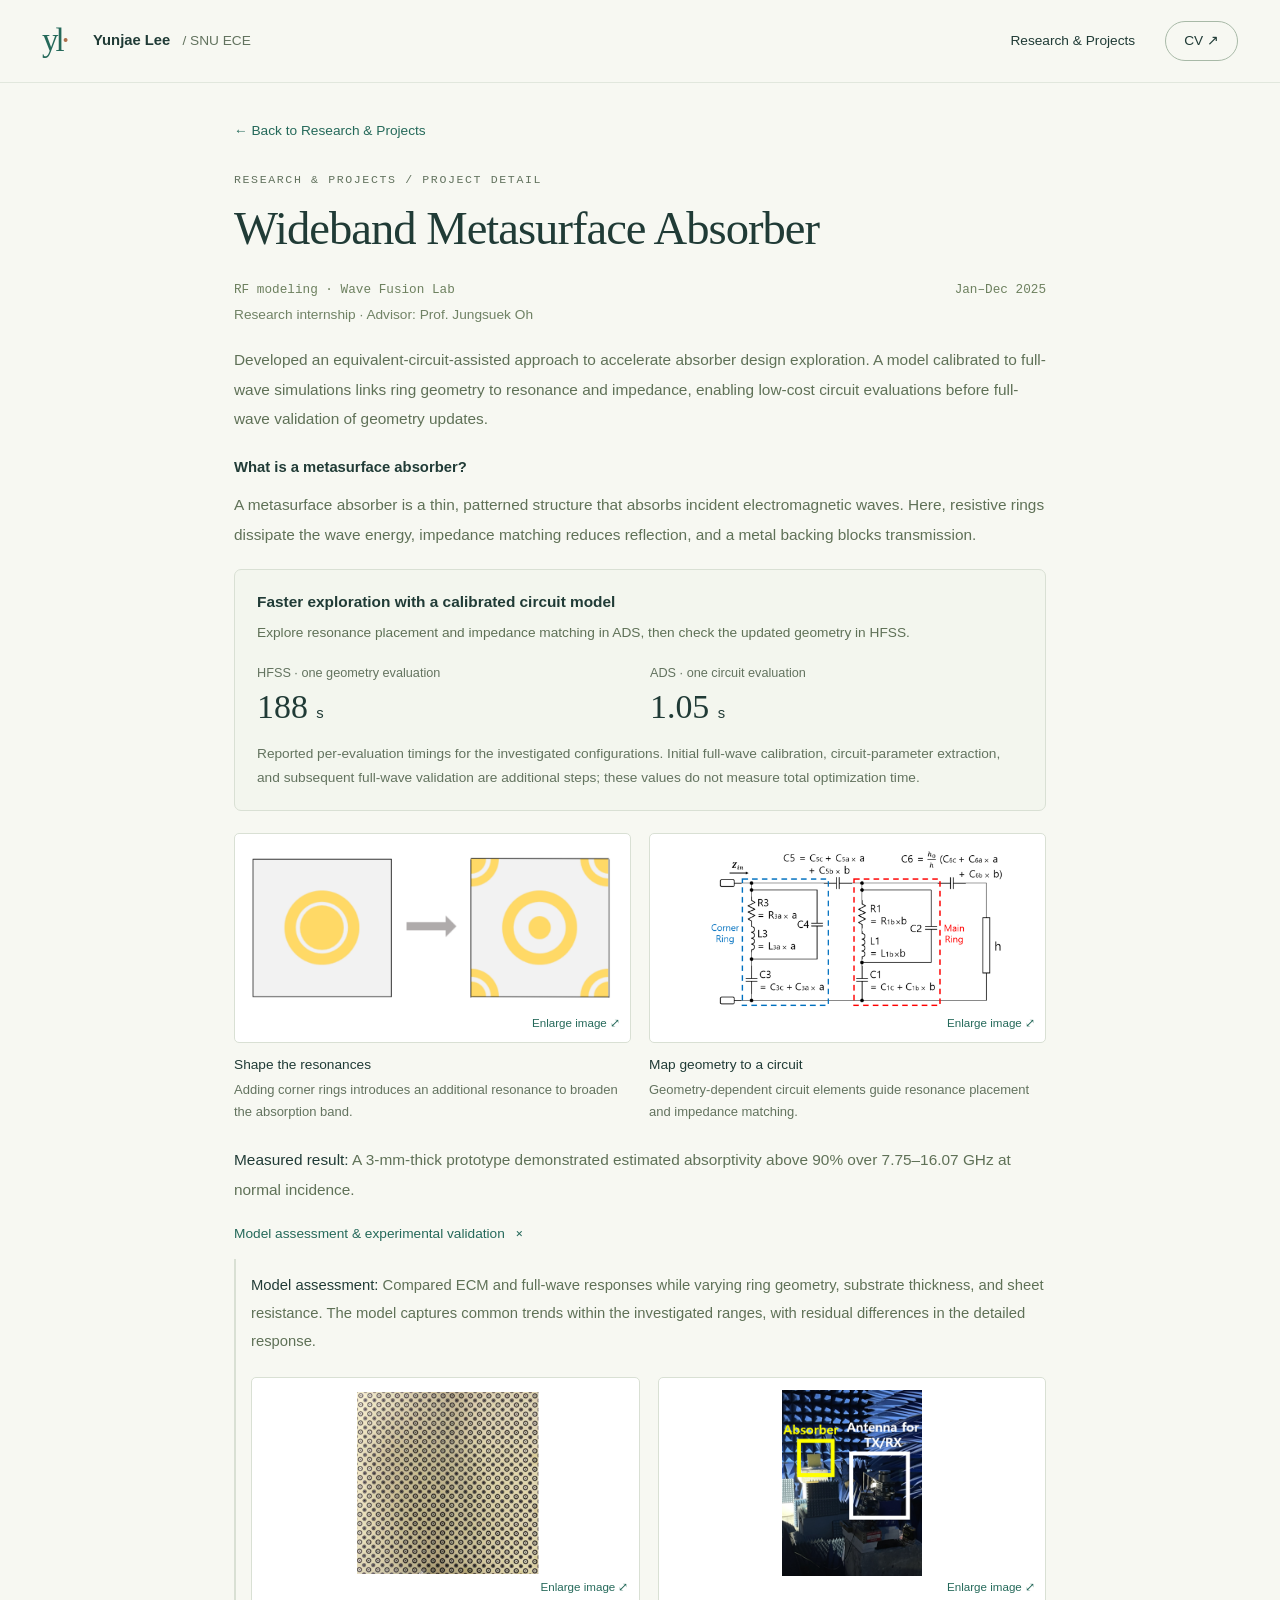
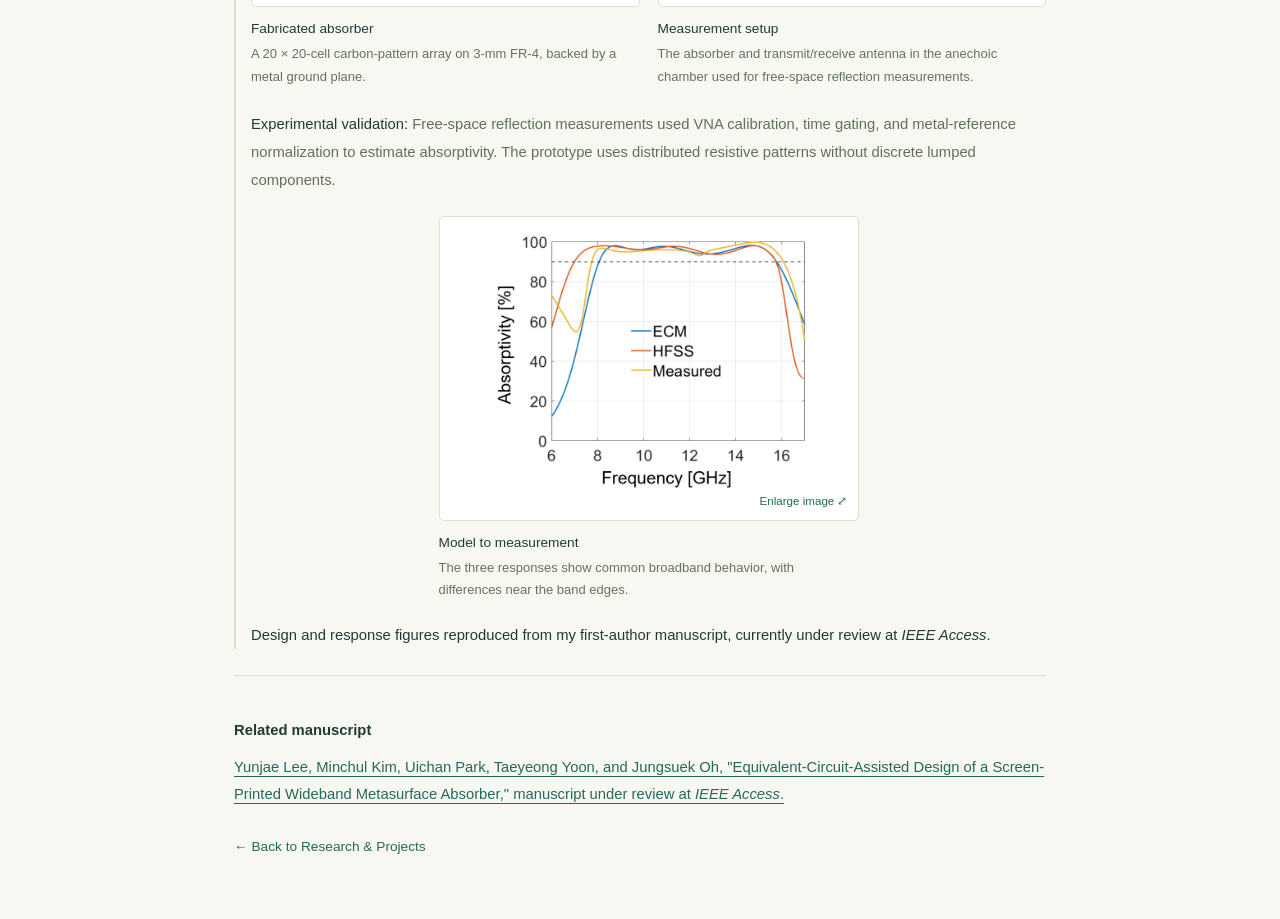
<file: absorber.html>
<!doctype html>
<html lang="en">
<head>
  <meta charset="utf-8">
  <meta name="viewport" content="width=device-width, initial-scale=1">
  <meta name="color-scheme" content="light">
  <meta name="theme-color" content="#f7f8f2">
  <title>Wideband Metasurface Absorber — Yunjae Lee</title>
  <meta name="description" content="Equivalent-circuit-assisted absorber design: faster circuit-based exploration, full-wave validation, and a measured screen-printed prototype.">
  <link rel="icon" href="assets/favicon.svg" type="image/svg+xml">
  <link rel="stylesheet" href="styles.css">
  <link rel="stylesheet" href="research-figures.css">
<script src="research-figures.js" defer></script></head>
<body>
<a class="skip-link" href="#main">Skip to content</a>
<header class="site-header"><div class="header-inner">
  <a class="identity" href="./" aria-label="Yunjae Lee, homepage"><span class="identity-mark">yl<span>·</span></span><span>Yunjae Lee <span class="identity-affiliation">/ SNU ECE</span></span></a>
  <nav aria-label="Main navigation"><a href="profile.html#research" aria-label="Research and Projects"><span class="research-nav-long">Research &amp; Projects</span><span class="research-nav-short" aria-hidden="true">Research</span></a><a class="nav-cv" href="assets/Yunjae_Lee_CV.pdf" target="_blank" rel="noopener">CV ↗</a></nav>
</div></header>
<main id="main" class="absorber-project-page shell">
  <a class="quiet-link absorber-return" href="profile.html#research">← Back to Research &amp; Projects</a>
  <div class="absorber-page-heading"><p class="eyebrow">Research &amp; Projects / Project detail</p><h1>Wideband Metasurface Absorber</h1></div>
  <div id="detail-body"><article class="research-item absorber-project-detail">
          <div class="item-overline"><span>RF modeling · Wave Fusion Lab</span><span class="item-date">Jan–Dec 2025</span></div>
          <p class="item-context">Research internship · Advisor: Prof. Jungsuek Oh</p>
          <p>Developed an equivalent-circuit-assisted approach to accelerate absorber design exploration. A model calibrated to full-wave simulations links ring geometry to resonance and impedance, enabling low-cost circuit evaluations before full-wave validation of geometry updates.</p>
          <h4>What is a metasurface absorber?</h4>
          <p>A metasurface absorber is a thin, patterned structure that absorbs incident electromagnetic waves. Here, resistive rings dissipate the wave energy, impedance matching reduces reflection, and a metal backing blocks transmission.</p>
          <aside class="absorber-insight" aria-label="Computational benefit of equivalent-circuit modeling">
            <h4>Faster exploration with a calibrated circuit model</h4>
            <p>Explore resonance placement and impedance matching in ADS, then check the updated geometry in HFSS.</p>
            <dl class="absorber-timings">
              <div><dt>HFSS · one geometry evaluation</dt><dd>188 <span>s</span></dd></div>
              <div><dt>ADS · one circuit evaluation</dt><dd>1.05 <span>s</span></dd></div>
            </dl>
            <p class="absorber-timing-scope">Reported per-evaluation timings for the investigated configurations. Initial full-wave calibration, circuit-parameter extraction, and subsequent full-wave validation are additional steps; these values do not measure total optimization time.</p>
          </aside>
          <div class="absorber-figures absorber-design-figures">
              <figure class="absorber-figure">
                <a class="absorber-figure-link" href="assets/metasurface/design-evolution.png" aria-label="Enlarge shape the resonances figure" aria-haspopup="dialog">
                  <img src="assets/metasurface/design-evolution.png" width="948" height="392" alt="Initial circular-ring unit cell and the final design with auxiliary corner rings." loading="lazy" decoding="async">
                  <span class="absorber-figure-open">Enlarge image ⤢</span>
                </a>
                <figcaption><strong>Shape the resonances</strong><span>Adding corner rings introduces an additional resonance to broaden the absorption band.</span></figcaption>
              </figure>
              <figure class="absorber-figure">
                <a class="absorber-figure-link" href="assets/metasurface/equivalent-circuit.png" aria-label="Enlarge map geometry to a circuit figure" aria-haspopup="dialog">
                  <img src="assets/metasurface/equivalent-circuit.png" width="1056" height="544" alt="Equivalent circuit with separate RLC branches for the corner ring and main ring, coupled capacitances, and a grounded-substrate transmission line." loading="lazy" decoding="async">
                  <span class="absorber-figure-open">Enlarge image ⤢</span>
                </a>
                <figcaption><strong>Map geometry to a circuit</strong><span>Geometry-dependent circuit elements guide resonance placement and impedance matching.</span></figcaption>
              </figure>
          </div>
          <p><strong>Measured result:</strong> A 3-mm-thick prototype demonstrated estimated absorptivity above 90% over 7.75–16.07 GHz at normal incidence.</p>
          <details class="research-details" open>
            <summary>Model assessment &amp; experimental validation <span class="expand-icon" aria-hidden="true">+</span></summary>
            <div class="details-body">
              <p><strong>Model assessment:</strong> Compared ECM and full-wave responses while varying ring geometry, substrate thickness, and sheet resistance. The model captures common trends within the investigated ranges, with residual differences in the detailed response.</p>
              <div class="absorber-figures absorber-validation-figures absorber-photo-pair">
              <figure class="absorber-figure">
                <a class="absorber-figure-link" href="assets/metasurface/fabricated-prototype.png" aria-label="Enlarge fabricated absorber figure" aria-haspopup="dialog">
                  <img src="assets/metasurface/fabricated-prototype.png" width="572" height="564" alt="Photograph of the fabricated 20 by 20 array of screen-printed carbon resistive ring patterns." loading="lazy" decoding="async">
                  <span class="absorber-figure-open">Enlarge image ⤢</span>
                </a>
                <figcaption><strong>Fabricated absorber</strong><span>A 20 × 20-cell carbon-pattern array on 3-mm FR-4, backed by a metal ground plane.</span></figcaption>
              </figure>
              <figure class="absorber-figure">
                  <a class="absorber-figure-link" href="assets/metasurface/measurement-setup.png" aria-label="Enlarge absorber measurement setup" aria-haspopup="dialog">
                    <img src="assets/metasurface/measurement-setup.png" width="341" height="452" alt="Absorber sample and transmit/receive antenna positioned inside an anechoic chamber, with both components highlighted in the photograph." loading="lazy" decoding="async">
                    <span class="absorber-figure-open">Enlarge image ⤢</span>
                  </a>
                  <figcaption><strong>Measurement setup</strong><span>The absorber and transmit/receive antenna in the anechoic chamber used for free-space reflection measurements.</span></figcaption>
                </figure>
              </div>
              <p><strong>Experimental validation:</strong> Free-space reflection measurements used VNA calibration, time gating, and metal-reference normalization to estimate absorptivity. The prototype uses distributed resistive patterns without discrete lumped components.</p>
              <div class="absorber-figures case-study-figures-wide absorber-response-figure">
              <figure class="absorber-figure">
                <a class="absorber-figure-link" href="assets/metasurface/absorption-response.png" aria-label="Enlarge model to measurement figure" aria-haspopup="dialog">
                  <img src="assets/metasurface/absorption-response.png" width="960" height="636" alt="Absorptivity versus frequency for the ECM, HFSS simulation, and measurement, with a dashed 90 percent threshold." loading="lazy" decoding="async">
                  <span class="absorber-figure-open">Enlarge image ⤢</span>
                </a>
                <figcaption><strong>Model to measurement</strong><span>The three responses show common broadband behavior, with differences near the band edges.</span></figcaption>
              </figure>
              </div>
              <p class="absorber-source absorber-manuscript-note">Design and response figures reproduced from my first-author manuscript, currently under review at <em>IEEE Access</em>.</p>
            </div>
          </details>
        
          <section class="related-manuscript" aria-label="Related manuscript">
            <h4>Related manuscript</h4>
            <a class="manuscript-citation" href="profile.html#outputs">Yunjae Lee, Minchul Kim, Uichan Park, Taeyeong Yoon, and Jungsuek Oh, &quot;Equivalent-Circuit-Assisted Design of a Screen-Printed Wideband Metasurface Absorber,&quot; manuscript under review at <em>IEEE Access</em>.</a>
          </section>
        </article></div>
  <a class="quiet-link absorber-return" href="profile.html#research">← Back to Research &amp; Projects</a>
</main>
</body>
</html>
</file>
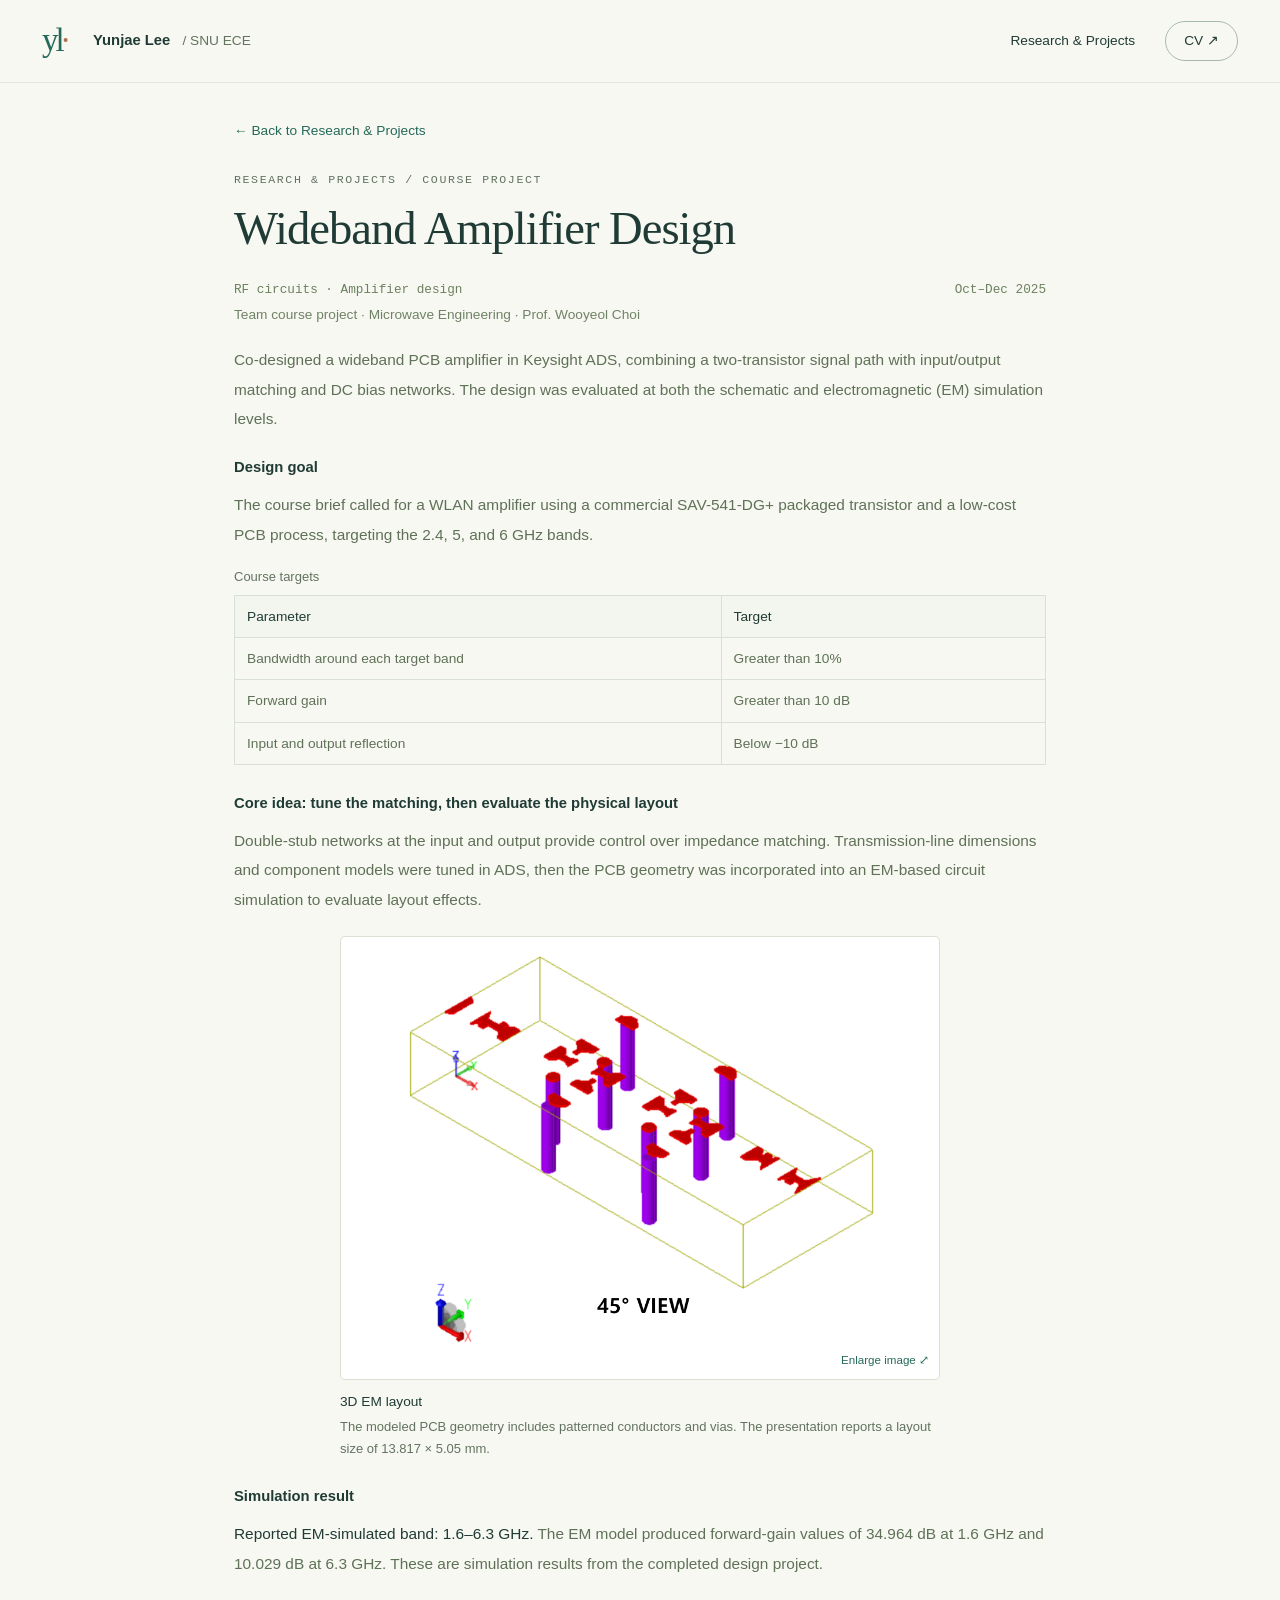
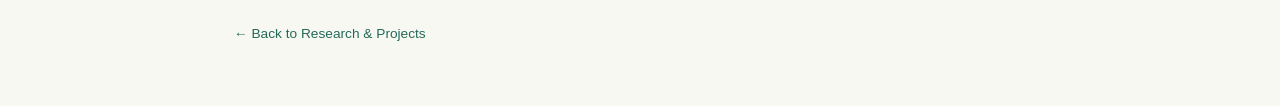
<file: amplifier.html>
<!doctype html>
<html lang="en">
<head>
  <meta charset="utf-8">
  <meta name="viewport" content="width=device-width, initial-scale=1">
  <meta name="color-scheme" content="light">
  <meta name="theme-color" content="#f7f8f2">
  <title>Wideband Amplifier Design — Yunjae Lee</title>
  <meta name="description" content="Wideband PCB amplifier design with double-stub matching and electromagnetic circuit simulation.">
  <link rel="icon" href="assets/favicon.svg" type="image/svg+xml">
  <link rel="stylesheet" href="styles.css">
  <link rel="stylesheet" href="research-figures.css">
<script src="research-figures.js" defer></script></head>
<body>
<a class="skip-link" href="#main">Skip to content</a>
<header class="site-header"><div class="header-inner">
  <a class="identity" href="./" aria-label="Yunjae Lee, homepage"><span class="identity-mark">yl<span>·</span></span><span>Yunjae Lee <span class="identity-affiliation">/ SNU ECE</span></span></a>
  <nav aria-label="Main navigation"><a href="profile.html#research" aria-label="Research and Projects"><span class="research-nav-long">Research &amp; Projects</span><span class="research-nav-short" aria-hidden="true">Research</span></a><a class="nav-cv" href="assets/Yunjae_Lee_CV.pdf" target="_blank" rel="noopener">CV ↗</a></nav>
</div></header>
<main id="main" class="absorber-project-page shell"><a class="quiet-link absorber-return" href="profile.html#research">← Back to Research &amp; Projects</a><div class="absorber-page-heading"><p class="eyebrow">Research &amp; Projects / Course project</p><h1>Wideband Amplifier Design</h1></div><div id="detail-body"><article class="research-item absorber-project-detail">
<div class="item-overline"><span>RF circuits · Amplifier design</span><span class="item-date">Oct–Dec 2025</span></div>
<p class="item-context">Team course project · Microwave Engineering · Prof. Wooyeol Choi</p>
<p>Co-designed a wideband PCB amplifier in Keysight ADS, combining a two-transistor signal path with input/output matching and DC bias networks. The design was evaluated at both the schematic and electromagnetic (EM) simulation levels.</p>
<h4>Design goal</h4>
<p>The course brief called for a WLAN amplifier using a commercial SAV-541-DG+ packaged transistor and a low-cost PCB process, targeting the 2.4, 5, and 6 GHz bands.</p>
<table class="case-study-table"><caption>Course targets</caption><thead><tr><th scope="col">Parameter</th><th scope="col">Target</th></tr></thead><tbody><tr><th scope="row">Bandwidth around each target band</th><td>Greater than 10%</td></tr><tr><th scope="row">Forward gain</th><td>Greater than 10 dB</td></tr><tr><th scope="row">Input and output reflection</th><td>Below −10 dB</td></tr></tbody></table>
<h4>Core idea: tune the matching, then evaluate the physical layout</h4>
<p>Double-stub networks at the input and output provide control over impedance matching. Transmission-line dimensions and component models were tuned in ADS, then the PCB geometry was incorporated into an EM-based circuit simulation to evaluate layout effects.</p>

<div class="absorber-figures case-study-figures-wide case-study-layout-only"><figure class="absorber-figure"><a class="absorber-figure-link" href="assets/amplifier/em-layout.png" aria-label="Enlarge 3d em layout" aria-haspopup="dialog"><img src="assets/amplifier/em-layout.png" width="840" height="690" alt="Isometric electromagnetic model of the amplifier PCB conductors and vias." loading="lazy" decoding="async"><span class="absorber-figure-open">Enlarge image ⤢</span></a><figcaption><strong>3D EM layout</strong><span>The modeled PCB geometry includes patterned conductors and vias. The presentation reports a layout size of 13.817 × 5.05 mm.</span></figcaption></figure></div>
<h4>Simulation result</h4>
<p><strong>Reported EM-simulated band: 1.6–6.3 GHz.</strong> The EM model produced forward-gain values of 34.964 dB at 1.6 GHz and 10.029 dB at 6.3 GHz. These are simulation results from the completed design project.</p>


</article></div><a class="quiet-link absorber-return" href="profile.html#research">← Back to Research &amp; Projects</a></main></body></html>
</file>
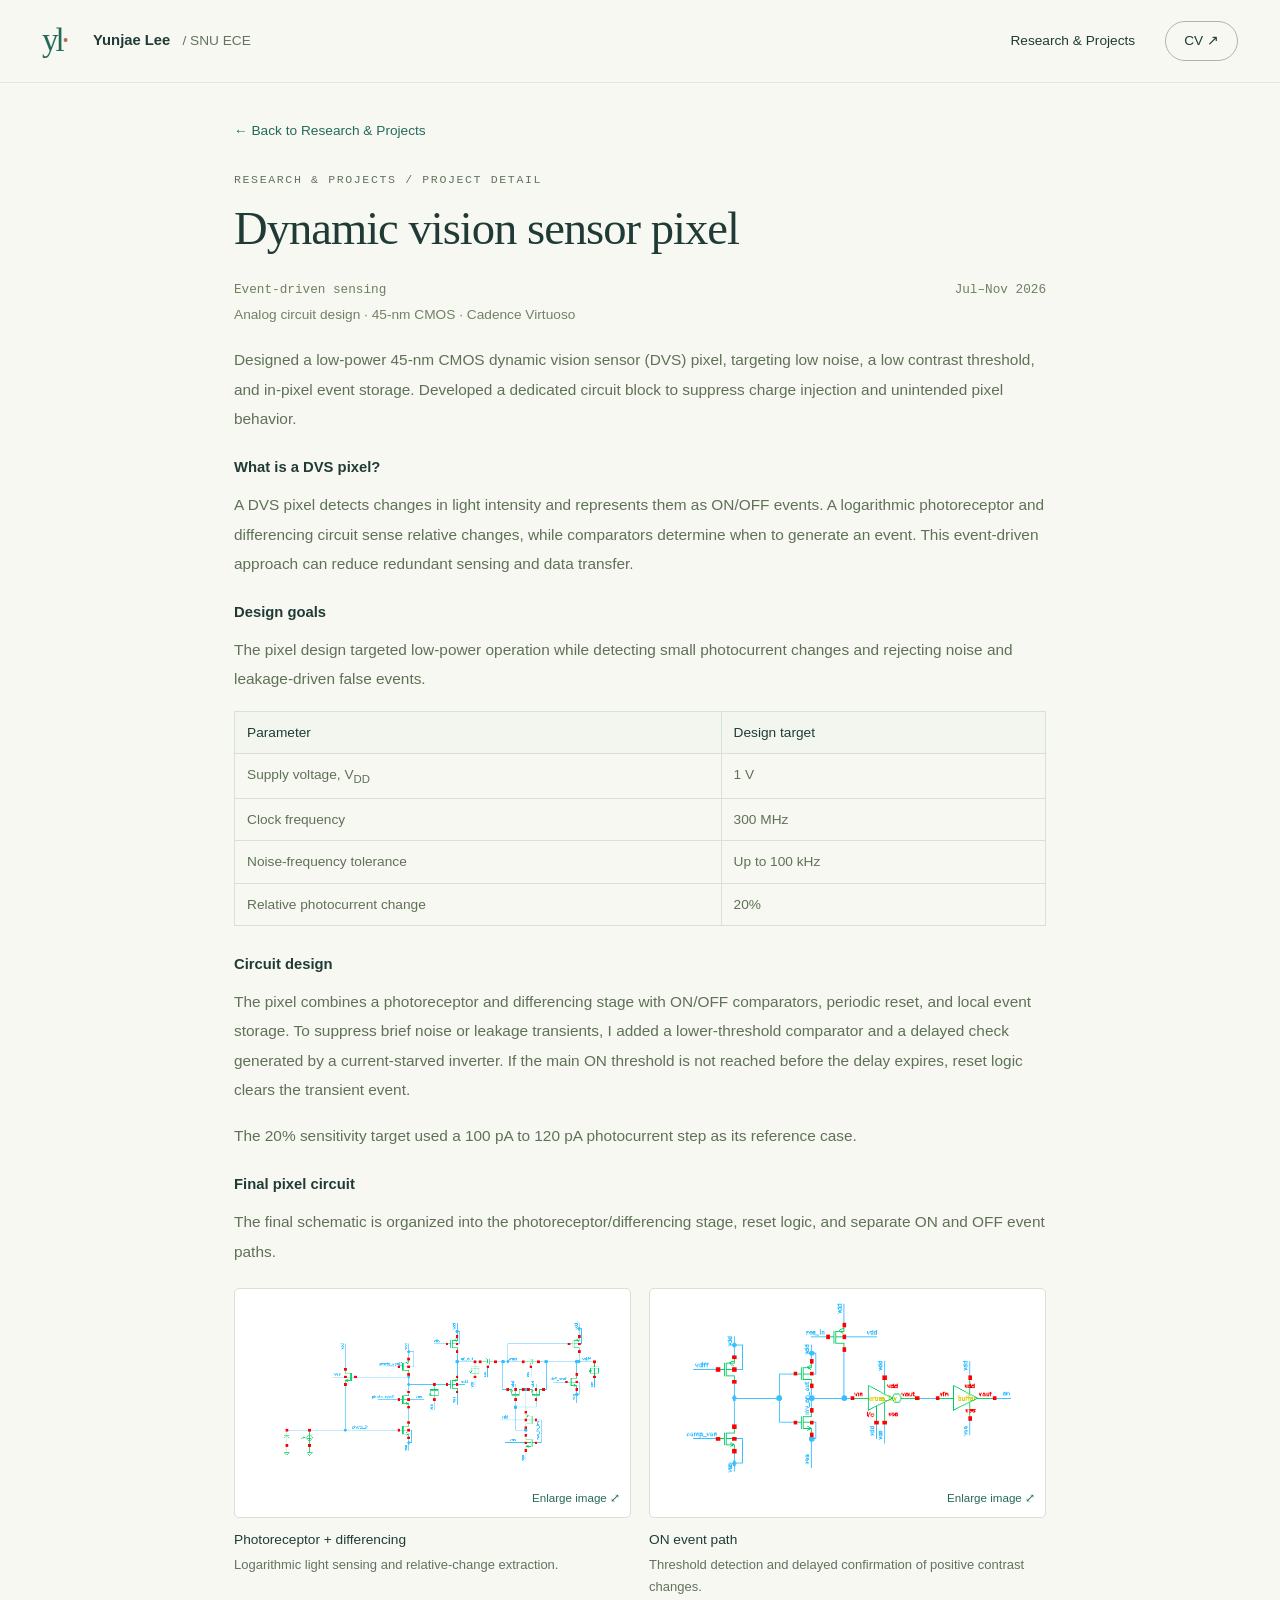
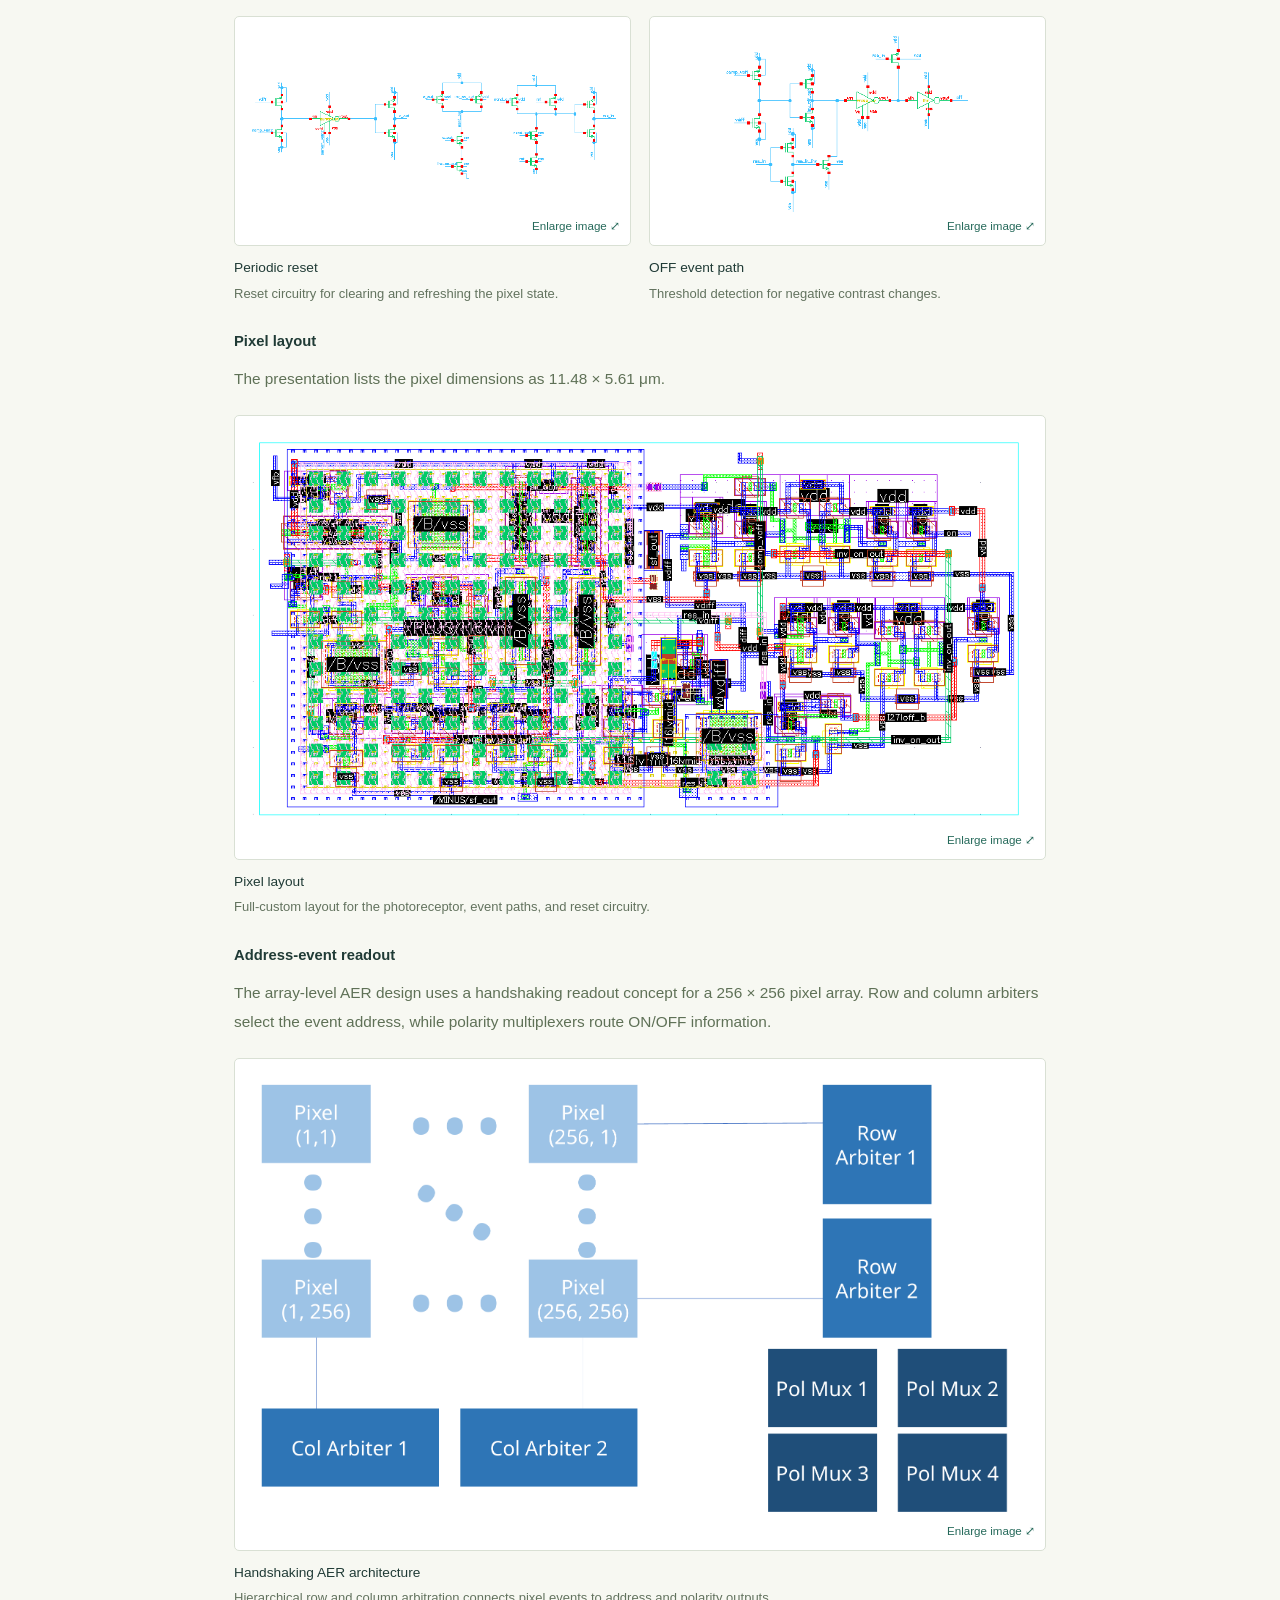
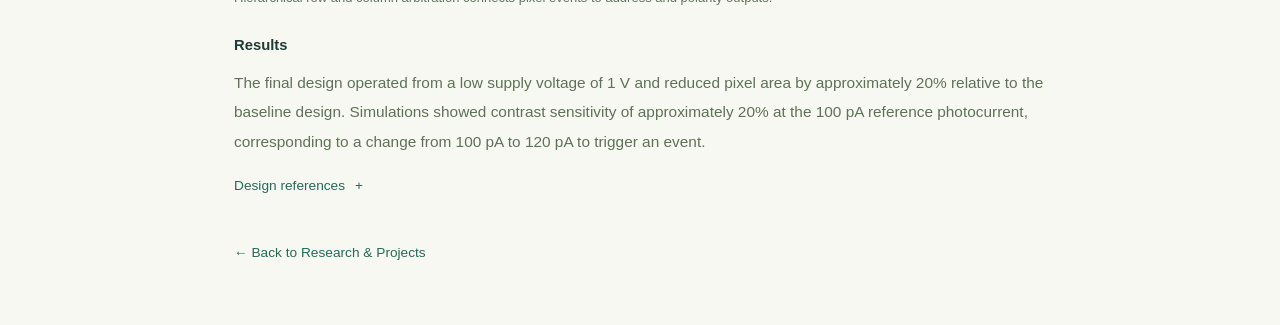
<file: dvs.html>
<!doctype html>
<html lang="en">
<head>
  <meta charset="utf-8">
  <meta name="viewport" content="width=device-width, initial-scale=1">
  <meta name="color-scheme" content="light">
  <meta name="theme-color" content="#f7f8f2">
  <title>Dynamic vision sensor pixel — Yunjae Lee</title>
  <meta name="description" content="A 45-nm CMOS DVS pixel using a 1 V supply, with approximately 20% lower area than the baseline design and simulated contrast sensitivity of approximately 20%.">
  <link rel="icon" href="assets/favicon.svg" type="image/svg+xml">
  <link rel="stylesheet" href="styles.css">
  <link rel="stylesheet" href="research-figures.css">
<script src="research-figures.js" defer></script></head>
<body>
<a class="skip-link" href="#main">Skip to content</a>
<header class="site-header"><div class="header-inner">
  <a class="identity" href="./" aria-label="Yunjae Lee, homepage"><span class="identity-mark">yl<span>·</span></span><span>Yunjae Lee <span class="identity-affiliation">/ SNU ECE</span></span></a>
  <nav aria-label="Main navigation"><a href="profile.html#research" aria-label="Research and Projects"><span class="research-nav-long">Research &amp; Projects</span><span class="research-nav-short" aria-hidden="true">Research</span></a><a class="nav-cv" href="assets/Yunjae_Lee_CV.pdf" target="_blank" rel="noopener">CV ↗</a></nav>
</div></header>
<main id="main" class="absorber-project-page shell">
  <a class="quiet-link absorber-return" href="profile.html#research">← Back to Research &amp; Projects</a>
  <div class="absorber-page-heading"><p class="eyebrow">Research &amp; Projects / Project detail</p><h1>Dynamic vision sensor pixel</h1></div>
  <div id="detail-body"><article class="research-item absorber-project-detail">
  <div class="item-overline"><span>Event-driven sensing</span><span class="item-date">Jul–Nov 2026</span></div>
  <p class="item-context">Analog circuit design · 45-nm CMOS · Cadence Virtuoso</p>
  <p>Designed a low-power 45-nm CMOS dynamic vision sensor (DVS) pixel, targeting low noise, a low contrast threshold, and in-pixel event storage. Developed a dedicated circuit block to suppress charge injection and unintended pixel behavior.</p>
  <h4>What is a DVS pixel?</h4>
  <p>A DVS pixel detects changes in light intensity and represents them as ON/OFF events. A logarithmic photoreceptor and differencing circuit sense relative changes, while comparators determine when to generate an event. This event-driven approach can reduce redundant sensing and data transfer.</p>
  <h4>Design goals</h4>
  <p>The pixel design targeted low-power operation while detecting small photocurrent changes and rejecting noise and leakage-driven false events.</p>
  <table class="case-study-table" aria-label="DVS pixel design targets">
    <thead><tr><th scope="col">Parameter</th><th scope="col">Design target</th></tr></thead>
    <tbody>
      <tr><th scope="row">Supply voltage, V<sub>DD</sub></th><td>1 V</td></tr>
      <tr><th scope="row">Clock frequency</th><td>300 MHz</td></tr>
      <tr><th scope="row">Noise-frequency tolerance</th><td>Up to 100 kHz</td></tr>
      <tr><th scope="row">Relative photocurrent change</th><td>20%</td></tr>
    </tbody>
  </table>
  <h4>Circuit design</h4>
  <p>The pixel combines a photoreceptor and differencing stage with ON/OFF comparators, periodic reset, and local event storage. To suppress brief noise or leakage transients, I added a lower-threshold comparator and a delayed check generated by a current-starved inverter. If the main ON threshold is not reached before the delay expires, reset logic clears the transient event.</p>
  <p>The 20% sensitivity target used a 100 pA to 120 pA photocurrent step as its reference case.</p>
  <h4>Final pixel circuit</h4>
  <p>The final schematic is organized into the photoreceptor/differencing stage, reset logic, and separate ON and OFF event paths.</p>
  <div class="absorber-figures dvs-circuit-figures">
    <figure class="absorber-figure"><a class="absorber-figure-link" href="assets/dvs/photoreceptor-differencing.png" aria-label="Enlarge photoreceptor and differencing circuit" aria-haspopup="dialog"><img src="assets/dvs/photoreceptor-differencing.png" width="655" height="273" alt="Transistor-level schematic of the DVS pixel photoreceptor and differencing stage." loading="lazy" decoding="async"><span class="absorber-figure-open">Enlarge image ⤢</span></a><figcaption><strong>Photoreceptor + differencing</strong><span>Logarithmic light sensing and relative-change extraction.</span></figcaption></figure>
    <figure class="absorber-figure"><a class="absorber-figure-link" href="assets/dvs/on-event-path.png" aria-label="Enlarge ON event circuit" aria-haspopup="dialog"><img src="assets/dvs/on-event-path.png" width="381" height="205" alt="Transistor-level schematic of the DVS pixel ON-event path." loading="lazy" decoding="async"><span class="absorber-figure-open">Enlarge image ⤢</span></a><figcaption><strong>ON event path</strong><span>Threshold detection and delayed confirmation of positive contrast changes.</span></figcaption></figure>
    <figure class="absorber-figure"><a class="absorber-figure-link" href="assets/dvs/periodic-reset.png" aria-label="Enlarge periodic reset circuit" aria-haspopup="dialog"><img src="assets/dvs/periodic-reset.png" width="693" height="220" alt="Transistor-level schematic of the DVS pixel periodic reset circuit." loading="lazy" decoding="async"><span class="absorber-figure-open">Enlarge image ⤢</span></a><figcaption><strong>Periodic reset</strong><span>Reset circuitry for clearing and refreshing the pixel state.</span></figcaption></figure>
    <figure class="absorber-figure"><a class="absorber-figure-link" href="assets/dvs/off-event-path.png" aria-label="Enlarge OFF event circuit" aria-haspopup="dialog"><img src="assets/dvs/off-event-path.png" width="409" height="300" alt="Transistor-level schematic of the DVS pixel OFF-event path." loading="lazy" decoding="async"><span class="absorber-figure-open">Enlarge image ⤢</span></a><figcaption><strong>OFF event path</strong><span>Threshold detection for negative contrast changes.</span></figcaption></figure>
  </div>
  <h4>Pixel layout</h4>
  <p>The presentation lists the pixel dimensions as 11.48 × 5.61 μm.</p>
  <div class="absorber-figures case-study-figures-wide dvs-layout-figure"><figure class="absorber-figure"><a class="absorber-figure-link" href="assets/dvs/pixel-layout.png" aria-label="Enlarge DVS pixel layout" aria-haspopup="dialog"><img src="assets/dvs/pixel-layout.png" width="1086" height="554" alt="Presentation figure showing a dense CMOS pixel layout beside a transistor-level circuit view with labeled signal and supply nodes." loading="lazy" decoding="async"><span class="absorber-figure-open">Enlarge image ⤢</span></a><figcaption><strong>Pixel layout</strong><span>Full-custom layout for the photoreceptor, event paths, and reset circuitry.</span></figcaption></figure></div>
  <h4>Address-event readout</h4>
  <p>The array-level AER design uses a handshaking readout concept for a 256 × 256 pixel array. Row and column arbiters select the event address, while polarity multiplexers route ON/OFF information.</p>
  <div class="absorber-figures case-study-figures-wide dvs-aer-figure"><figure class="absorber-figure"><a class="absorber-figure-link" href="assets/dvs/aer-architecture.png" aria-label="Enlarge handshaking AER architecture" aria-haspopup="dialog"><img src="assets/dvs/aer-architecture.png" width="2145" height="1224" alt="Block diagram of a 256 by 256 DVS array with row arbiters, column arbiters, and polarity multiplexers." loading="lazy" decoding="async"><span class="absorber-figure-open">Enlarge image ⤢</span></a><figcaption><strong>Handshaking AER architecture</strong><span>Hierarchical row and column arbitration connects pixel events to address and polarity outputs.</span></figcaption></figure></div>
  <h4>Results</h4>
  <p>The final design operated from a low supply voltage of 1 V and reduced pixel area by approximately 20% relative to the baseline design. Simulations showed contrast sensitivity of approximately 20% at the 100 pA reference photocurrent, corresponding to a change from 100 pA to 120 pA to trigger an event.</p>
  <details class="research-details">
    <summary>Design references <span class="expand-icon" aria-hidden="true">+</span></summary>
    <div class="details-body dvs-references">
      <p>The following works are references for this project:</p>
      <ul>
        <li><strong>M. Akrarai, N. Margotat, G. Sicard, and L. Fesquet.</strong> “A hybrid event-based pixel for low-power image sensing,” <em>ICECS</em>, 2021. <a href="https://doi.org/10.1109/ICECS53924.2021.9665509">DOI</a>.</li>
        <li><strong>B. Son et al.</strong> “A 640×480 Dynamic Vision Sensor with a 9μm Pixel and 300Meps Address-Event Representation,” <em>ISSCC</em>, 2017.</li>
        <li><strong>Y. Suh et al.</strong> “A 1280×960 Dynamic Vision Sensor with a 4.95-μm Pixel Pitch and Motion Artifact Minimization,” <em>ISCAS</em>, 2020 presentation.</li>
      </ul>
    </div>
  </details>
</article></div>
  <a class="quiet-link absorber-return" href="profile.html#research">← Back to Research &amp; Projects</a>
</main>
</body>
</html>
</file>
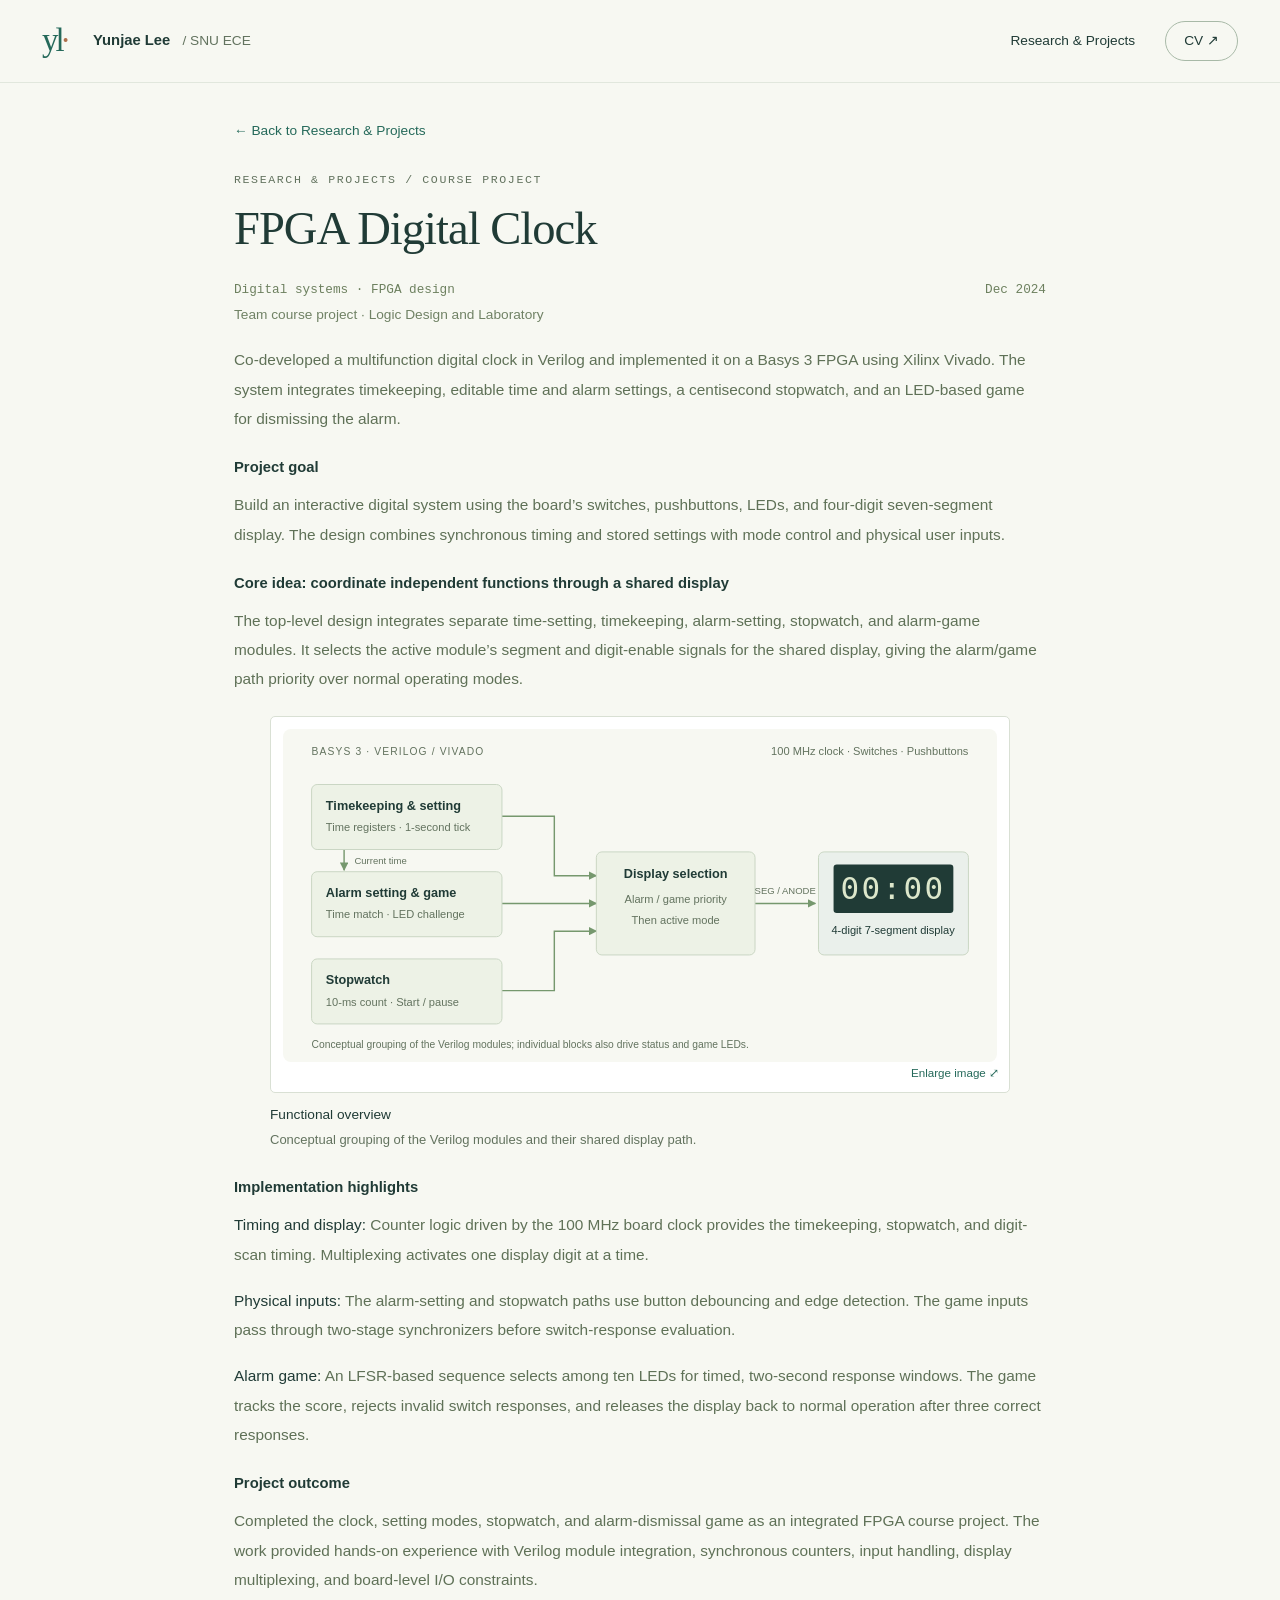
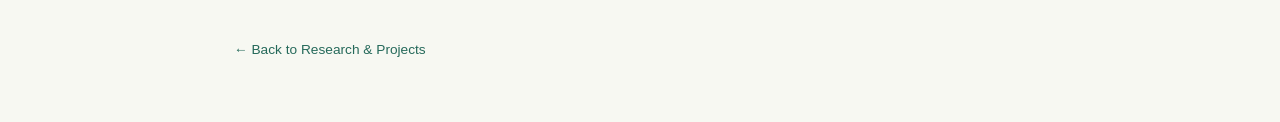
<file: fpga-clock.html>
<!doctype html>
<html lang="en">
<head>
  <meta charset="utf-8">
  <meta name="viewport" content="width=device-width, initial-scale=1">
  <meta name="color-scheme" content="light">
  <meta name="theme-color" content="#f7f8f2">
  <title>FPGA Digital Clock — Yunjae Lee</title>
  <meta name="description" content="Verilog-based multifunction digital clock on a Basys 3 FPGA, with time and alarm settings, a centisecond stopwatch, and an LED alarm-dismissal game.">
  <link rel="icon" href="assets/favicon.svg" type="image/svg+xml">
  <link rel="stylesheet" href="styles.css">
  <link rel="stylesheet" href="research-figures.css">
<script src="research-figures.js" defer></script></head>
<body>
<a class="skip-link" href="#main">Skip to content</a>
<header class="site-header"><div class="header-inner">
  <a class="identity" href="./" aria-label="Yunjae Lee, homepage"><span class="identity-mark">yl<span>·</span></span><span>Yunjae Lee <span class="identity-affiliation">/ SNU ECE</span></span></a>
  <nav aria-label="Main navigation"><a href="profile.html#research" aria-label="Research and Projects"><span class="research-nav-long">Research &amp; Projects</span><span class="research-nav-short" aria-hidden="true">Research</span></a><a class="nav-cv" href="assets/Yunjae_Lee_CV.pdf" target="_blank" rel="noopener">CV ↗</a></nav>
</div></header>
<main id="main" class="absorber-project-page shell">
  <a class="quiet-link absorber-return" href="profile.html#research">← Back to Research &amp; Projects</a>
  <div class="absorber-page-heading"><p class="eyebrow">Research &amp; Projects / Course project</p><h1>FPGA Digital Clock</h1></div>
  <div id="detail-body"><article class="research-item absorber-project-detail">
  <div class="item-overline"><span>Digital systems · FPGA design</span><span class="item-date">Dec 2024</span></div>
  <p class="item-context">Team course project · Logic Design and Laboratory</p>
  <p>Co-developed a multifunction digital clock in Verilog and implemented it on a Basys 3 FPGA using Xilinx Vivado. The system integrates timekeeping, editable time and alarm settings, a centisecond stopwatch, and an LED-based game for dismissing the alarm.</p>
  <h4>Project goal</h4>
  <p>Build an interactive digital system using the board’s switches, pushbuttons, LEDs, and four-digit seven-segment display. The design combines synchronous timing and stored settings with mode control and physical user inputs.</p>
  <h4>Core idea: coordinate independent functions through a shared display</h4>
  <p>The top-level design integrates separate time-setting, timekeeping, alarm-setting, stopwatch, and alarm-game modules. It selects the active module’s segment and digit-enable signals for the shared display, giving the alarm/game path priority over normal operating modes.</p>
  <div class="absorber-figures case-study-figures-wide fpga-overview-figure">
    <figure class="absorber-figure">
      <a class="absorber-figure-link" href="assets/fpga-clock/system-overview.svg" aria-label="Enlarge FPGA digital clock functional overview" aria-haspopup="dialog">
        <img src="assets/fpga-clock/system-overview.svg" width="900" height="420" alt="Timekeeping and settings, alarm and game, and stopwatch blocks feed a shared display selector, with alarm-game priority, before driving the four-digit seven-segment display." loading="lazy" decoding="async">
        <span class="absorber-figure-open">Enlarge image ⤢</span>
      </a>
      <figcaption><strong>Functional overview</strong><span>Conceptual grouping of the Verilog modules and their shared display path.</span></figcaption>
    </figure>
  </div>
  <h4>Implementation highlights</h4>
  <p><strong>Timing and display:</strong> Counter logic driven by the 100 MHz board clock provides the timekeeping, stopwatch, and digit-scan timing. Multiplexing activates one display digit at a time.</p>
  <p><strong>Physical inputs:</strong> The alarm-setting and stopwatch paths use button debouncing and edge detection. The game inputs pass through two-stage synchronizers before switch-response evaluation.</p>
  <p><strong>Alarm game:</strong> An LFSR-based sequence selects among ten LEDs for timed, two-second response windows. The game tracks the score, rejects invalid switch responses, and releases the display back to normal operation after three correct responses.</p>
  <h4>Project outcome</h4>
  <p>Completed the clock, setting modes, stopwatch, and alarm-dismissal game as an integrated FPGA course project. The work provided hands-on experience with Verilog module integration, synchronous counters, input handling, display multiplexing, and board-level I/O constraints.</p>
</article></div>
  <a class="quiet-link absorber-return" href="profile.html#research">← Back to Research &amp; Projects</a>
</main>
</body>
</html>
</file>
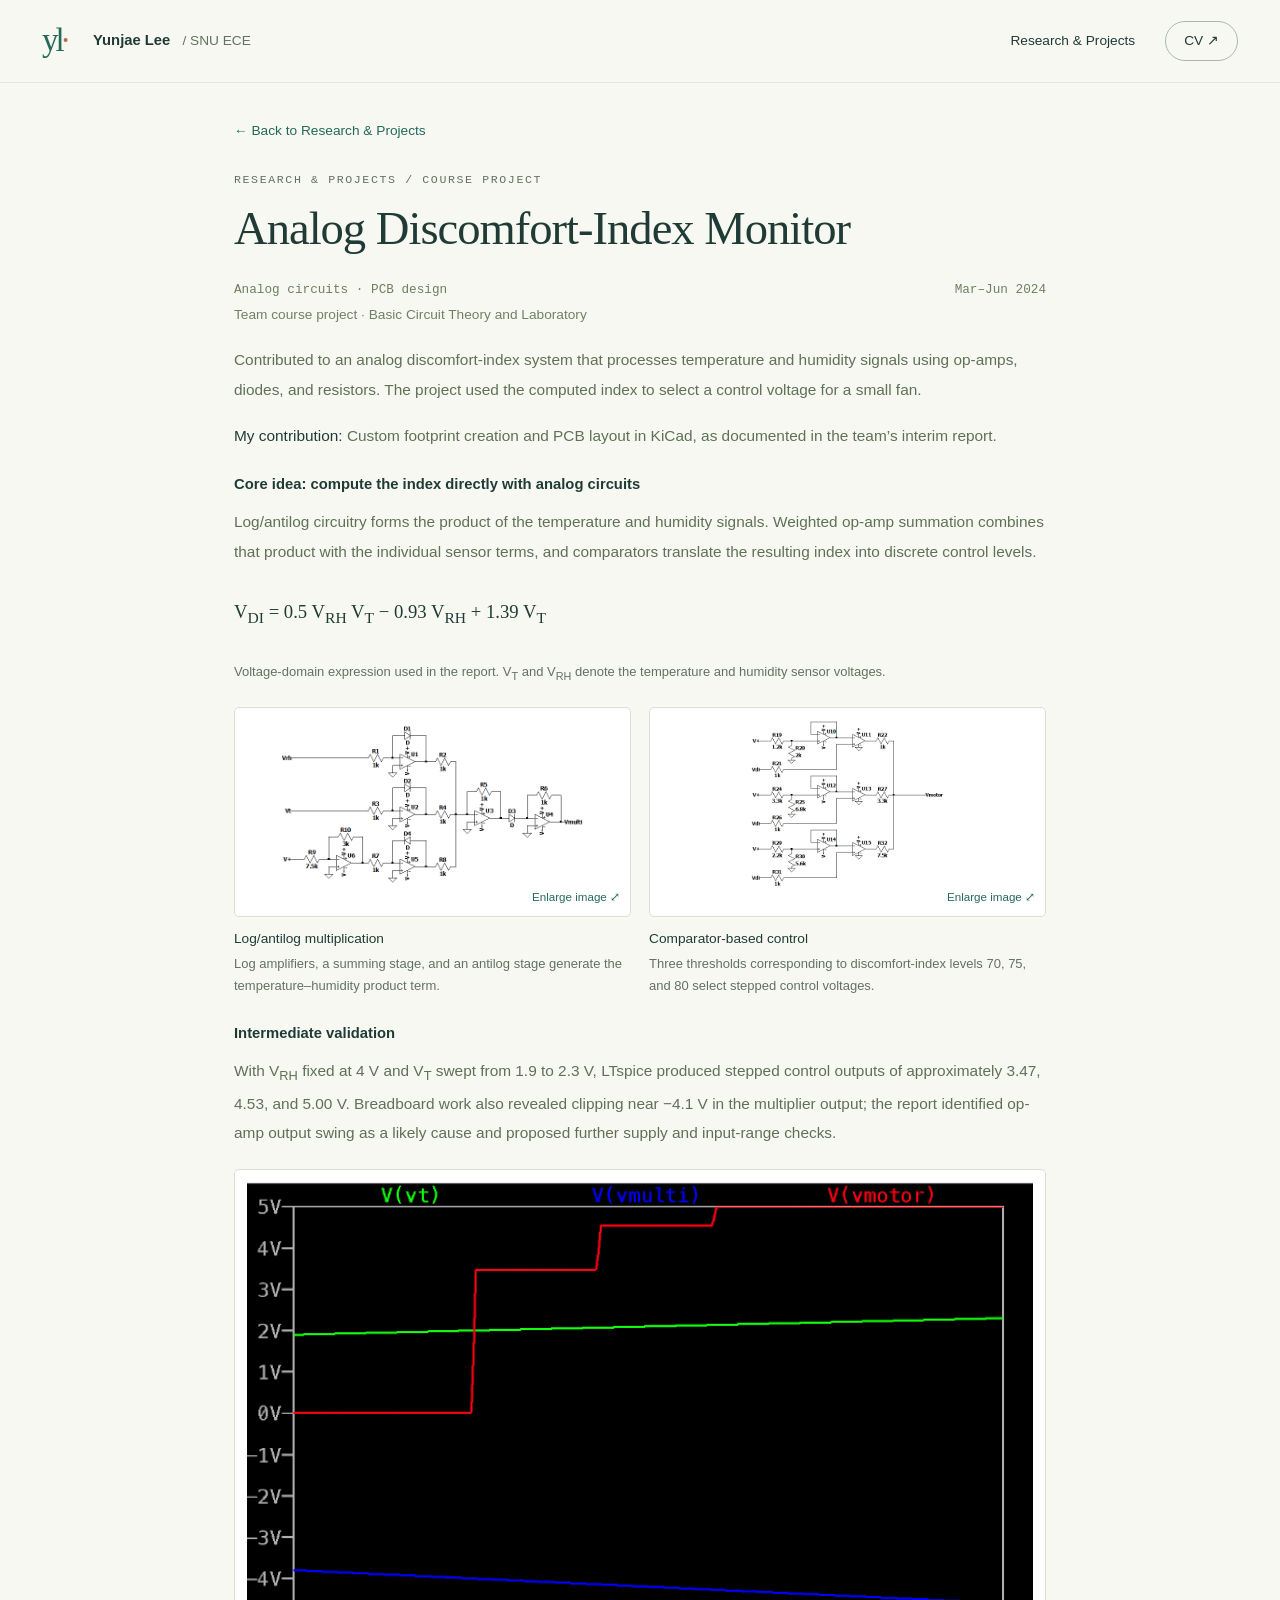
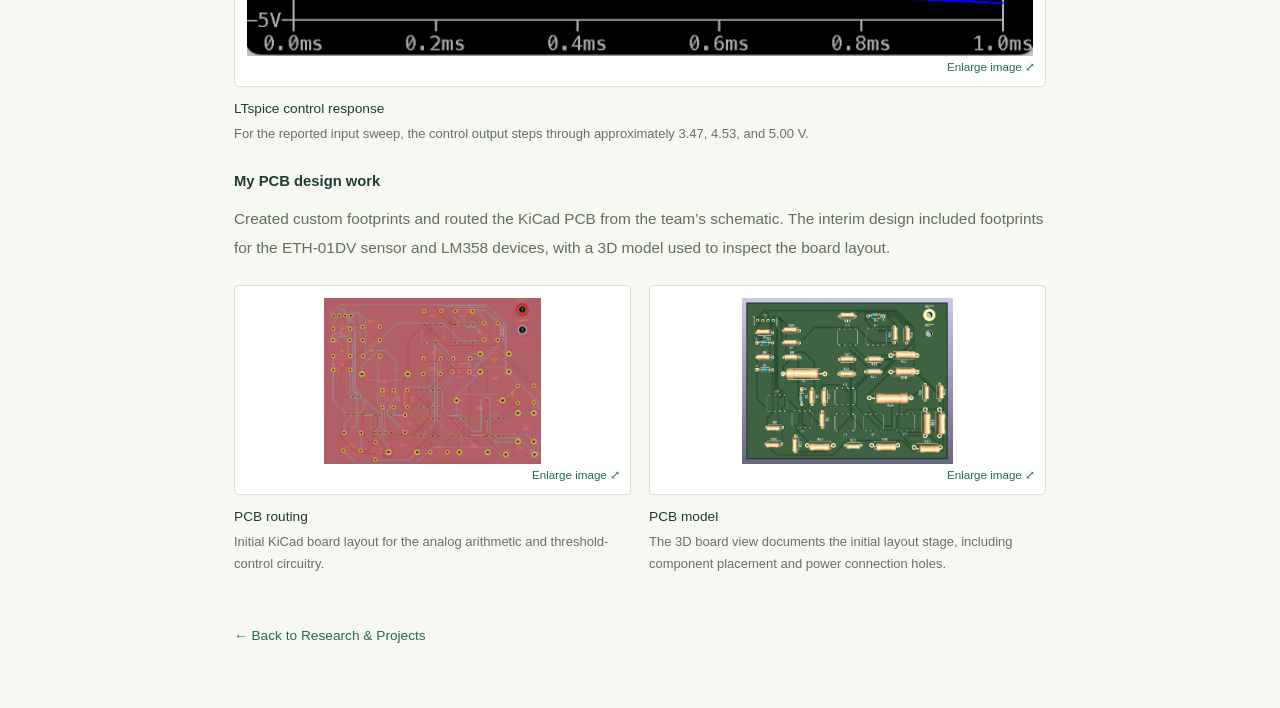
<file: monitor.html>
<!doctype html>
<html lang="en">
<head>
  <meta charset="utf-8">
  <meta name="viewport" content="width=device-width, initial-scale=1">
  <meta name="color-scheme" content="light">
  <meta name="theme-color" content="#f7f8f2">
  <title>Analog Discomfort-Index Monitor — Yunjae Lee</title>
  <meta name="description" content="Analog discomfort-index computation, comparator control, and KiCad PCB design from a team course project.">
  <link rel="icon" href="assets/favicon.svg" type="image/svg+xml">
  <link rel="stylesheet" href="styles.css">
  <link rel="stylesheet" href="research-figures.css">
<script src="research-figures.js" defer></script></head>
<body>
<a class="skip-link" href="#main">Skip to content</a>
<header class="site-header"><div class="header-inner">
  <a class="identity" href="./" aria-label="Yunjae Lee, homepage"><span class="identity-mark">yl<span>·</span></span><span>Yunjae Lee <span class="identity-affiliation">/ SNU ECE</span></span></a>
  <nav aria-label="Main navigation"><a href="profile.html#research" aria-label="Research and Projects"><span class="research-nav-long">Research &amp; Projects</span><span class="research-nav-short" aria-hidden="true">Research</span></a><a class="nav-cv" href="assets/Yunjae_Lee_CV.pdf" target="_blank" rel="noopener">CV ↗</a></nav>
</div></header>
<main id="main" class="absorber-project-page shell"><a class="quiet-link absorber-return" href="profile.html#research">← Back to Research &amp; Projects</a><div class="absorber-page-heading"><p class="eyebrow">Research &amp; Projects / Course project</p><h1>Analog Discomfort-Index Monitor</h1></div><div id="detail-body"><article class="research-item absorber-project-detail">
<div class="item-overline"><span>Analog circuits · PCB design</span><span class="item-date">Mar–Jun 2024</span></div>
<p class="item-context">Team course project · Basic Circuit Theory and Laboratory</p>
<p>Contributed to an analog discomfort-index system that processes temperature and humidity signals using op-amps, diodes, and resistors. The project used the computed index to select a control voltage for a small fan.</p>
<p><strong>My contribution:</strong> Custom footprint creation and PCB layout in KiCad, as documented in the team’s interim report.</p>
<h4>Core idea: compute the index directly with analog circuits</h4>
<p>Log/antilog circuitry forms the product of the temperature and humidity signals. Weighted op-amp summation combines that product with the individual sensor terms, and comparators translate the resulting index into discrete control levels.</p>
<p class="case-study-formula" aria-label="V D I equals 0.5 times V R H times V T minus 0.93 times V R H plus 1.39 times V T">V<sub>DI</sub> = 0.5 V<sub>RH</sub> V<sub>T</sub> − 0.93 V<sub>RH</sub> + 1.39 V<sub>T</sub></p>
<p class="case-study-note">Voltage-domain expression used in the report. V<sub>T</sub> and V<sub>RH</sub> denote the temperature and humidity sensor voltages.</p>
<div class="absorber-figures"><figure class="absorber-figure"><a class="absorber-figure-link" href="assets/monitor/analog-multiplier.png" aria-label="Enlarge log/antilog multiplication" aria-haspopup="dialog"><img src="assets/monitor/analog-multiplier.png" width="650" height="356" alt="Op-amp and diode circuit implementing logarithmic conversion, summation, and antilog multiplication." loading="lazy" decoding="async"><span class="absorber-figure-open">Enlarge image ⤢</span></a><figcaption><strong>Log/antilog multiplication</strong><span>Log amplifiers, a summing stage, and an antilog stage generate the temperature–humidity product term.</span></figcaption></figure><figure class="absorber-figure"><a class="absorber-figure-link" href="assets/monitor/threshold-control.png" aria-label="Enlarge comparator-based control" aria-haspopup="dialog"><img src="assets/monitor/threshold-control.png" width="490" height="418" alt="Three comparator branches and a resistor network generate the motor-control voltage." loading="lazy" decoding="async"><span class="absorber-figure-open">Enlarge image ⤢</span></a><figcaption><strong>Comparator-based control</strong><span>Three thresholds corresponding to discomfort-index levels 70, 75, and 80 select stepped control voltages.</span></figcaption></figure></div>
<h4>Intermediate validation</h4>
<p>With V<sub>RH</sub> fixed at 4 V and V<sub>T</sub> swept from 1.9 to 2.3 V, LTspice produced stepped control outputs of approximately 3.47, 4.53, and 5.00 V. Breadboard work also revealed clipping near −4.1 V in the multiplier output; the report identified op-amp output swing as a likely cause and proposed further supply and input-range checks.</p>
<div class="absorber-figures case-study-figures-wide"><figure class="absorber-figure"><a class="absorber-figure-link" href="assets/monitor/simulated-response.png" aria-label="Enlarge ltspice control response" aria-haspopup="dialog"><img src="assets/monitor/simulated-response.png" width="760" height="458" alt="LTspice plot with a swept temperature input, a decreasing multiplier output, and a motor-control output rising in three steps." loading="lazy" decoding="async"><span class="absorber-figure-open">Enlarge image ⤢</span></a><figcaption><strong>LTspice control response</strong><span>For the reported input sweep, the control output steps through approximately 3.47, 4.53, and 5.00 V.</span></figcaption></figure></div>
<h4>My PCB design work</h4>
<p>Created custom footprints and routed the KiCad PCB from the team’s schematic. The interim design included footprints for the ETH-01DV sensor and LM358 devices, with a 3D model used to inspect the board layout.</p>
<div class="absorber-figures"><figure class="absorber-figure"><a class="absorber-figure-link" href="assets/monitor/pcb-layout.png" aria-label="Enlarge pcb routing" aria-haspopup="dialog"><img src="assets/monitor/pcb-layout.png" width="514" height="393" alt="Front-layer PCB layout showing component pads and routed traces." loading="lazy" decoding="async"><span class="absorber-figure-open">Enlarge image ⤢</span></a><figcaption><strong>PCB routing</strong><span>Initial KiCad board layout for the analog arithmetic and threshold-control circuitry.</span></figcaption></figure><figure class="absorber-figure"><a class="absorber-figure-link" href="assets/monitor/pcb-model.png" aria-label="Enlarge pcb model" aria-haspopup="dialog"><img src="assets/monitor/pcb-model.png" width="501" height="393" alt="KiCad 3D rendering of the initial analog circuit board." loading="lazy" decoding="async"><span class="absorber-figure-open">Enlarge image ⤢</span></a><figcaption><strong>PCB model</strong><span>The 3D board view documents the initial layout stage, including component placement and power connection holes.</span></figcaption></figure></div>
</article></div><a class="quiet-link absorber-return" href="profile.html#research">← Back to Research &amp; Projects</a></main></body></html>
</file>
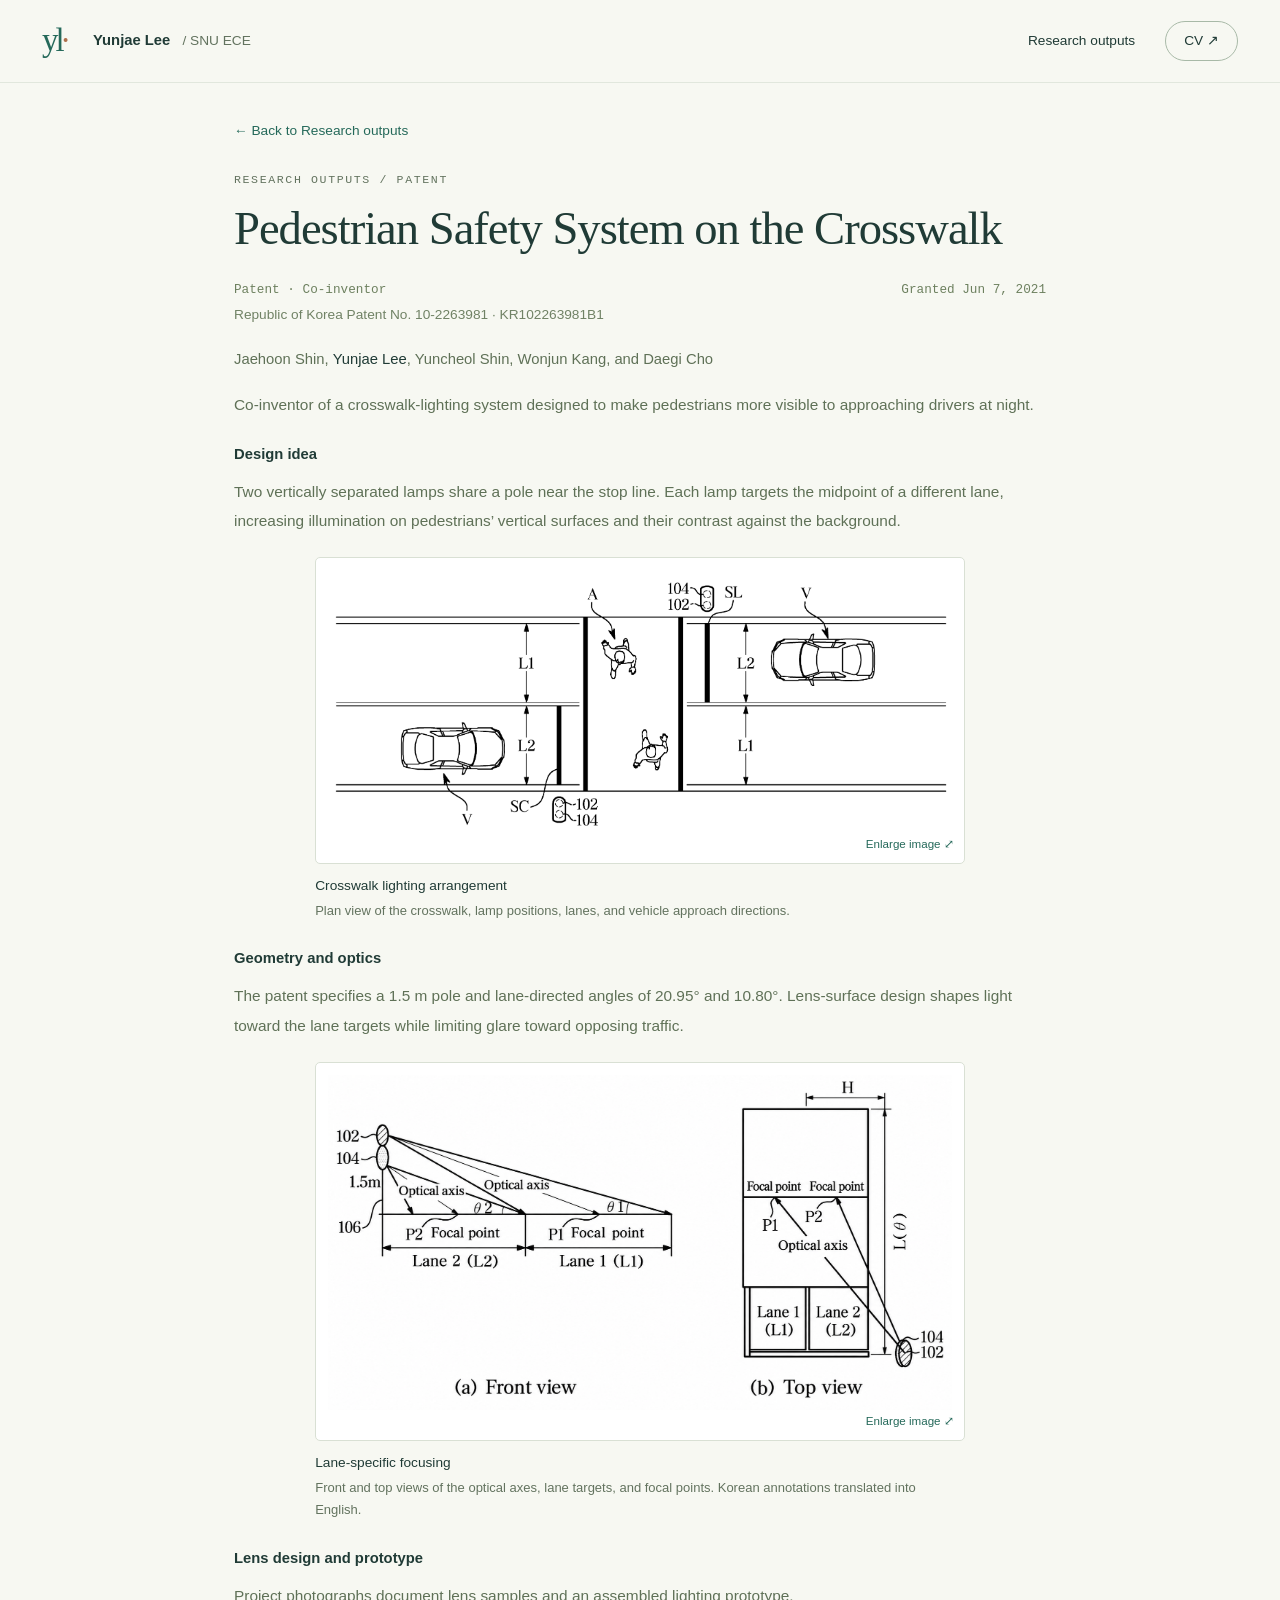
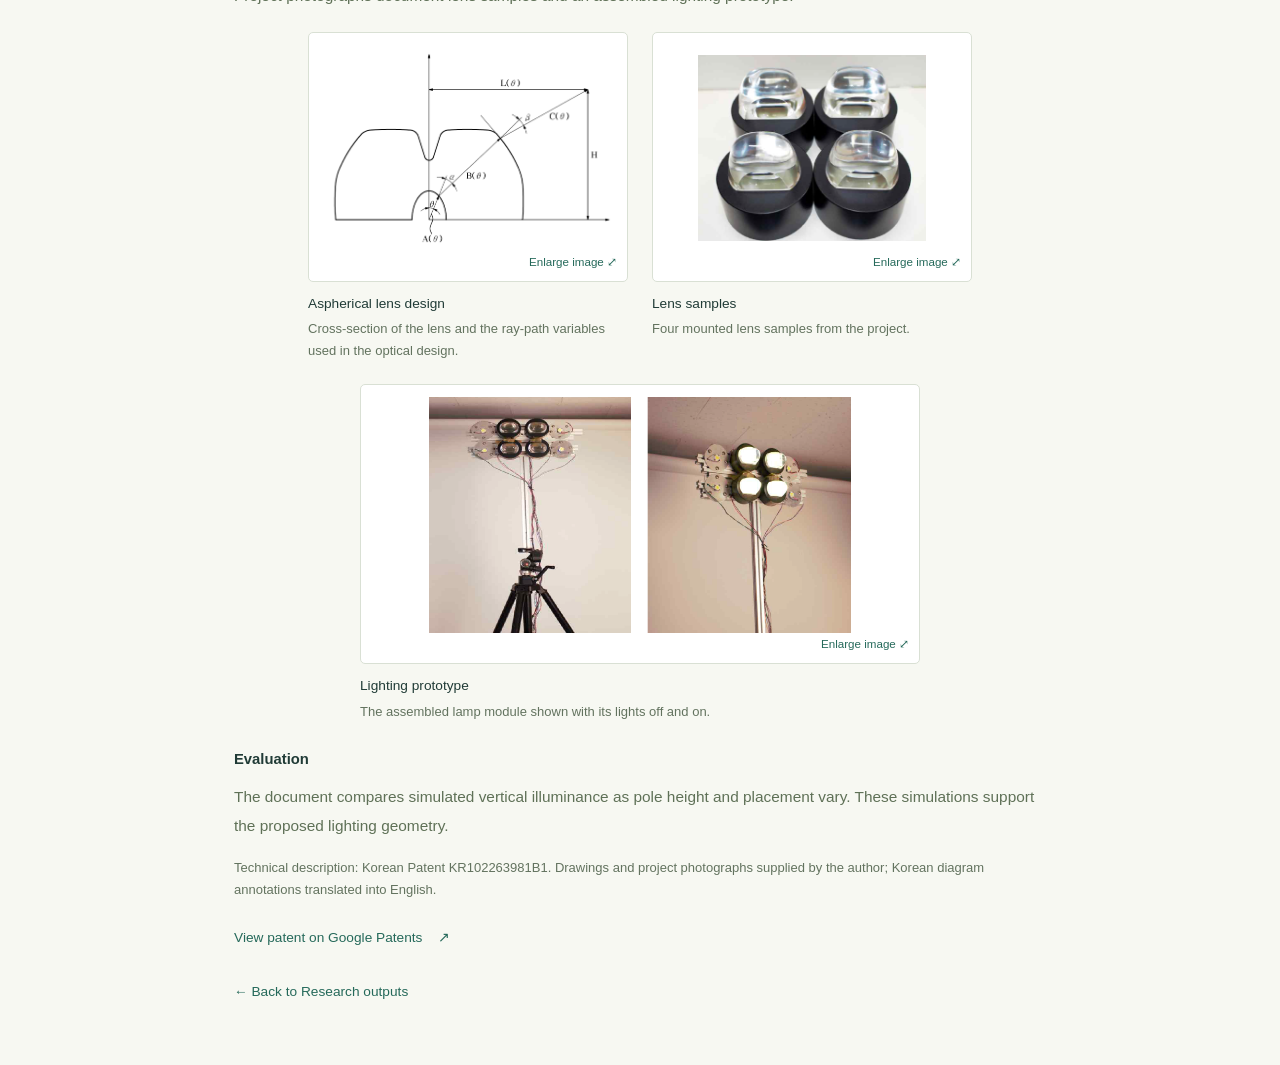
<file: patent.html>
<!doctype html>
<html lang="en">
<head>
  <meta charset="utf-8">
  <meta name="viewport" content="width=device-width, initial-scale=1">
  <meta name="color-scheme" content="light">
  <meta name="theme-color" content="#f7f8f2">
  <title>Crosswalk Pedestrian Safety Patent — Yunjae Lee</title>
  <meta name="description" content="Crosswalk-lighting geometry and optics for pedestrian visibility, documented in Korean Patent KR102263981B1.">
  <link rel="icon" href="assets/favicon.svg" type="image/svg+xml">
  <link rel="stylesheet" href="styles.css">
  <link rel="stylesheet" href="research-figures.css">
  <script src="research-figures.js" defer></script>
</head>
<body>
<a class="skip-link" href="#main">Skip to content</a>
<header class="site-header"><div class="header-inner">
  <a class="identity" href="./" aria-label="Yunjae Lee, homepage"><span class="identity-mark">yl<span>·</span></span><span>Yunjae Lee <span class="identity-affiliation">/ SNU ECE</span></span></a>
  <nav aria-label="Main navigation"><a href="profile.html#outputs">Research outputs</a><a class="nav-cv" href="assets/Yunjae_Lee_CV.pdf" target="_blank" rel="noopener">CV ↗</a></nav>
</div></header>
<main id="main" class="absorber-project-page shell">
  <a class="quiet-link absorber-return" href="profile.html#outputs">← Back to Research outputs</a>
  <div class="absorber-page-heading"><p class="eyebrow">Research outputs / Patent</p><h1>Pedestrian Safety System on the Crosswalk</h1></div>
  <div id="detail-body"><article class="research-item absorber-project-detail patent-project-detail">
  <div class="item-overline"><span>Patent · Co-inventor</span><span class="item-date">Granted Jun 7, 2021</span></div>
  <p class="item-context">Republic of Korea Patent No. 10-2263981 · KR102263981B1</p>
  <p class="authors">Jaehoon Shin, <strong>Yunjae Lee</strong>, Yuncheol Shin, Wonjun Kang, and Daegi Cho</p>
  <p>Co-inventor of a crosswalk-lighting system designed to make pedestrians more visible to approaching drivers at night.</p>
  <h4>Design idea</h4>
  <p>Two vertically separated lamps share a pole near the stop line. Each lamp targets the midpoint of a different lane, increasing illumination on pedestrians’ vertical surfaces and their contrast against the background.</p>
  <div class="absorber-figures case-study-figures-wide patent-overview"><figure class="absorber-figure"><a class="absorber-figure-link" href="assets/patent/crosswalk-layout.png" aria-label="Enlarge crosswalk lighting arrangement" aria-haspopup="dialog"><img src="assets/patent/crosswalk-layout.png" width="1817" height="765" alt="Plan view of a crosswalk showing lamp locations, two traffic lanes, pedestrians, and opposing vehicle approaches." loading="lazy" decoding="async"><span class="absorber-figure-open">Enlarge image ⤢</span></a><figcaption><strong>Crosswalk lighting arrangement</strong><span>Plan view of the crosswalk, lamp positions, lanes, and vehicle approach directions.</span></figcaption></figure></div>
  <h4>Geometry and optics</h4>
  <p>The patent specifies a 1.5 m pole and lane-directed angles of 20.95° and 10.80°. Lens-surface design shapes light toward the lane targets while limiting glare toward opposing traffic.</p>
  <div class="absorber-figures case-study-figures-wide patent-design-figures"><figure class="absorber-figure"><a class="absorber-figure-link" href="assets/patent/lighting-geometry-en.png" aria-label="Enlarge lane-specific focusing" aria-haspopup="dialog"><img src="assets/patent/lighting-geometry-en.png" width="1710" height="919" alt="Front and top views of lamp optical axes and lane-specific focal points, with English labels." loading="lazy" decoding="async"><span class="absorber-figure-open">Enlarge image ⤢</span></a><figcaption><strong>Lane-specific focusing</strong><span>Front and top views of the optical axes, lane targets, and focal points. Korean annotations translated into English.</span></figcaption></figure></div>
  <h4>Lens design and prototype</h4>
  <p>Project photographs document lens samples and an assembled lighting prototype.</p>
  <div class="absorber-figures patent-lens-pair"><figure class="absorber-figure patent-lens-figure"><a class="absorber-figure-link" href="assets/patent/lens-geometry.png" aria-label="Enlarge aspherical lens design" aria-haspopup="dialog"><img src="assets/patent/lens-geometry.png" width="1207" height="812" alt="Cross-section of the aspherical lens showing ray-path variables, angular parameters, and the target geometry." loading="lazy" decoding="async"><span class="absorber-figure-open">Enlarge image ⤢</span></a><figcaption><strong>Aspherical lens design</strong><span>Cross-section of the lens and the ray-path variables used in the optical design.</span></figcaption></figure><figure class="absorber-figure patent-lens-samples"><a class="absorber-figure-link" href="assets/patent/lens-samples.png" aria-label="Enlarge lens samples" aria-haspopup="dialog"><img src="assets/patent/lens-samples.png" width="486" height="395" alt="Project photograph of four transparent lens samples on dark circular mounts." loading="lazy" decoding="async"><span class="absorber-figure-open">Enlarge image ⤢</span></a><figcaption><strong>Lens samples</strong><span>Four mounted lens samples from the project.</span></figcaption></figure></div>
  <div class="absorber-figures case-study-figures-wide patent-prototype-figure"><figure class="absorber-figure"><a class="absorber-figure-link" href="assets/patent/lighting-prototype.png" aria-label="Enlarge lighting prototype" aria-haspopup="dialog"><img src="assets/patent/lighting-prototype.png" width="807" height="452" alt="Project photographs of the assembled crosswalk-lighting prototype before and during illumination." loading="lazy" decoding="async"><span class="absorber-figure-open">Enlarge image ⤢</span></a><figcaption><strong>Lighting prototype</strong><span>The assembled lamp module shown with its lights off and on.</span></figcaption></figure></div>
  <h4>Evaluation</h4>
  <p>The document compares simulated vertical illuminance as pole height and placement vary. These simulations support the proposed lighting geometry.</p>
  <p class="case-study-note">Technical description: Korean Patent KR102263981B1. Drawings and project photographs supplied by the author; Korean diagram annotations translated into English.</p>
  <a class="quiet-link patent-source-link" href="https://patents.google.com/patent/KR102263981B1/en" target="_blank" rel="noopener noreferrer">View patent on Google Patents <span aria-hidden="true">↗</span></a>
</article></div>
  <a class="quiet-link absorber-return" href="profile.html#outputs">← Back to Research outputs</a>
</main>
</body>
</html>
</file>
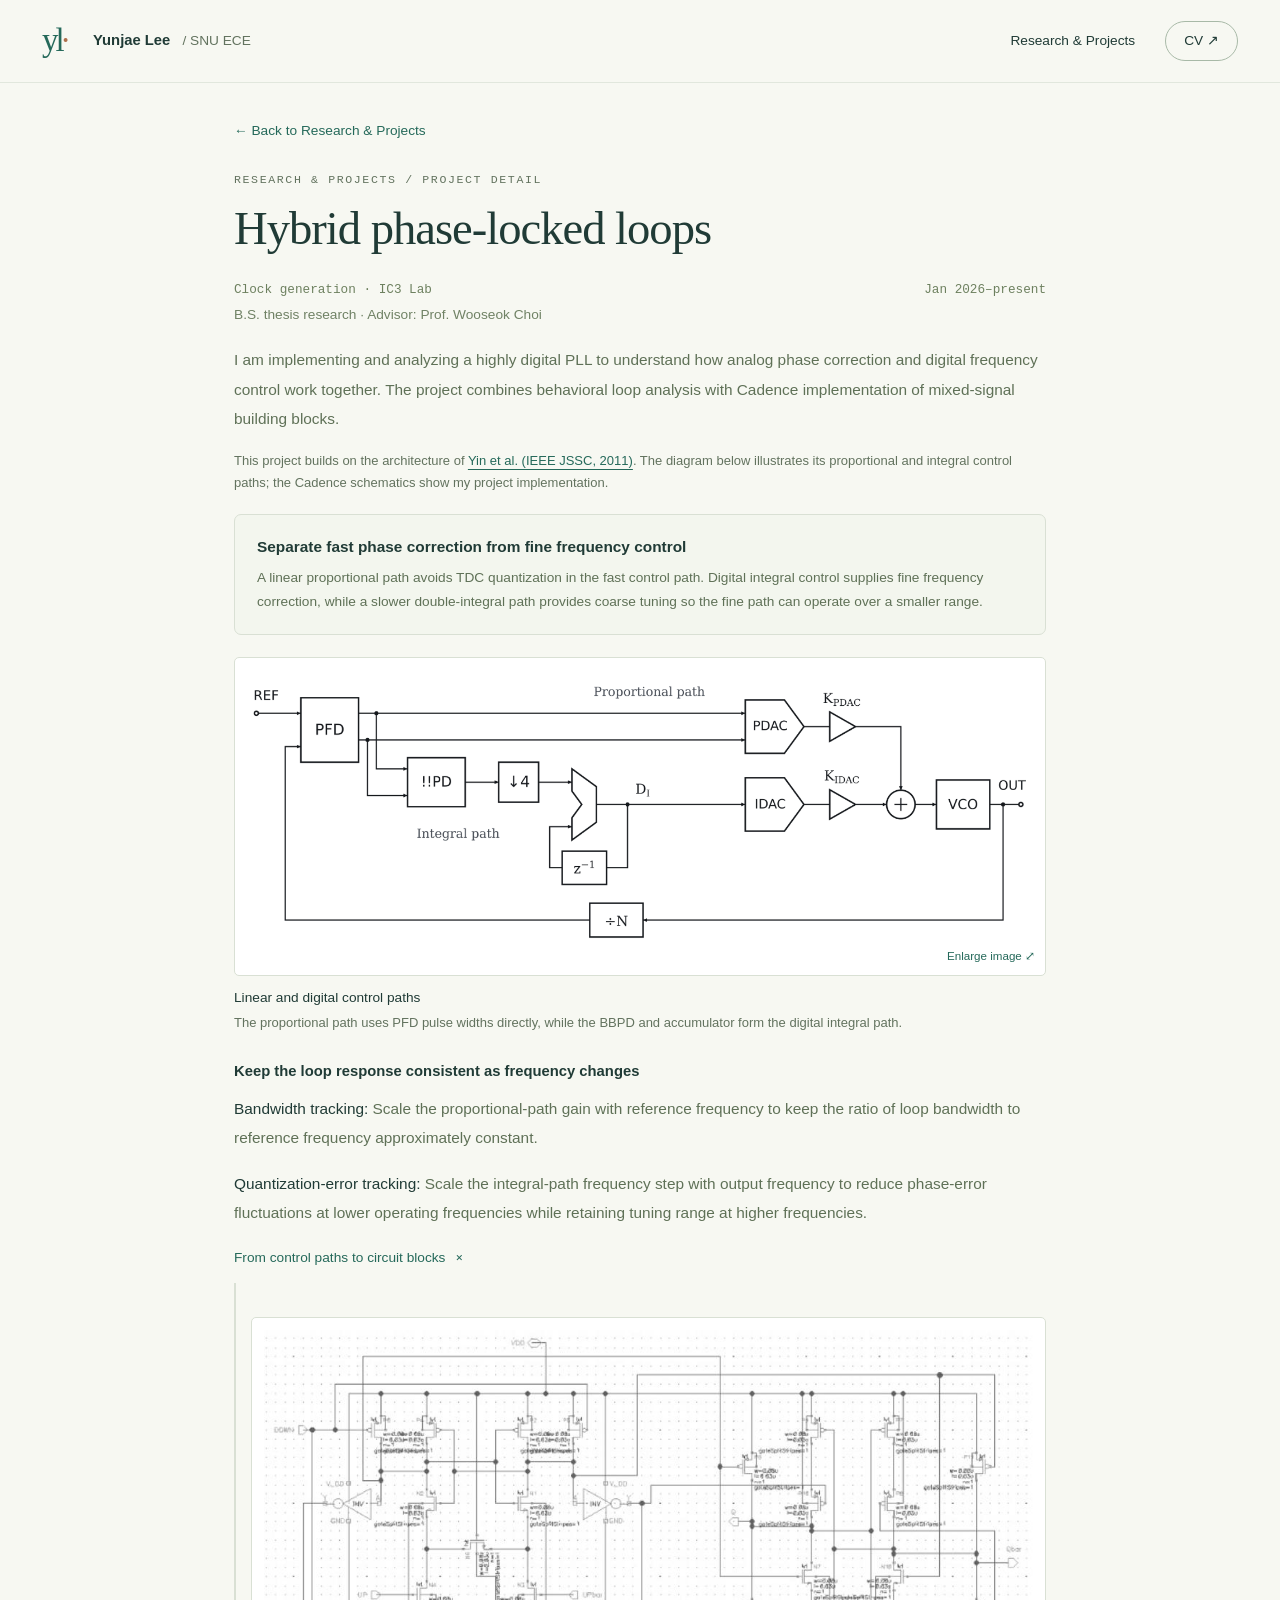
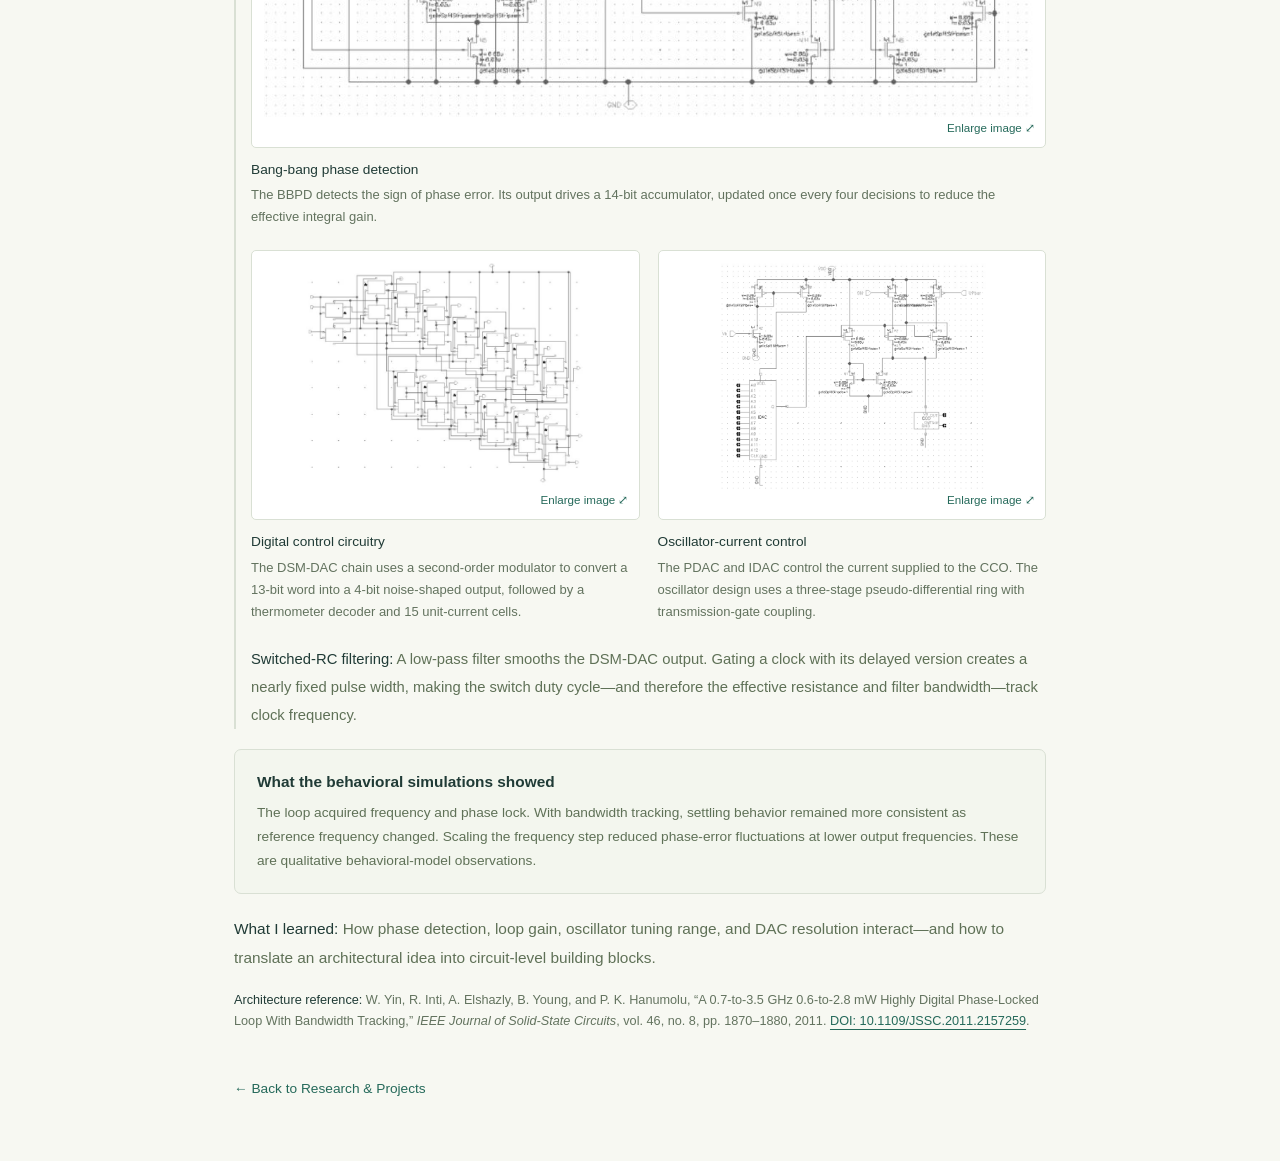
<file: pll.html>
<!doctype html>
<html lang="en">
<head>
  <meta charset="utf-8">
  <meta name="viewport" content="width=device-width, initial-scale=1">
  <meta name="color-scheme" content="light">
  <meta name="theme-color" content="#f7f8f2">
  <title>Hybrid phase-locked loops — Yunjae Lee</title>
  <meta name="description" content="B.S. thesis project on hybrid phase-locked loops: behavioral analysis, Cadence circuit implementation, and bandwidth tracking based on a published architecture.">
  <link rel="icon" href="assets/favicon.svg" type="image/svg+xml">
  <link rel="stylesheet" href="styles.css">
  <link rel="stylesheet" href="research-figures.css">
<script src="research-figures.js" defer></script></head>
<body>
<a class="skip-link" href="#main">Skip to content</a>
<header class="site-header"><div class="header-inner">
  <a class="identity" href="./" aria-label="Yunjae Lee, homepage"><span class="identity-mark">yl<span>·</span></span><span>Yunjae Lee <span class="identity-affiliation">/ SNU ECE</span></span></a>
  <nav aria-label="Main navigation"><a href="profile.html#research" aria-label="Research and Projects"><span class="research-nav-long">Research &amp; Projects</span><span class="research-nav-short" aria-hidden="true">Research</span></a><a class="nav-cv" href="assets/Yunjae_Lee_CV.pdf" target="_blank" rel="noopener">CV ↗</a></nav>
</div></header>
<main id="main" class="absorber-project-page shell">
  <a class="quiet-link absorber-return" href="profile.html#research">← Back to Research &amp; Projects</a>
  <div class="absorber-page-heading"><p class="eyebrow">Research &amp; Projects / Project detail</p><h1>Hybrid phase-locked loops</h1></div>
  <div id="detail-body"><article class="research-item absorber-project-detail">
  <div class="item-overline"><span>Clock generation · IC3 Lab</span><span class="item-date">Jan 2026–present</span></div>
  <p class="item-context">B.S. thesis research · Advisor: Prof. Wooseok Choi</p>
  <p>I am implementing and analyzing a highly digital PLL to understand how analog phase correction and digital frequency control work together. The project combines behavioral loop analysis with Cadence implementation of mixed-signal building blocks.</p>
  <p class="case-study-note">This project builds on the architecture of <a href="https://doi.org/10.1109/JSSC.2011.2157259">Yin et al. (IEEE JSSC, 2011)</a>. The diagram below illustrates its proportional and integral control paths; the Cadence schematics show my project implementation.</p>
  <aside class="absorber-insight" aria-label="Core PLL architecture idea">
    <h4>Separate fast phase correction from fine frequency control</h4>
    <p>A linear proportional path avoids TDC quantization in the fast control path. Digital integral control supplies fine frequency correction, while a slower double-integral path provides coarse tuning so the fine path can operate over a smaller range.</p>
  </aside>
  <div class="absorber-figures case-study-figures-wide pll-architecture"><figure class="absorber-figure">
  <a class="absorber-figure-link" href="assets/pll/architecture.png" aria-label="Enlarge linear and digital control paths" aria-haspopup="dialog">
    <img src="assets/pll/architecture.png" width="1407" height="492" alt="Reference architecture with a PFD, a linear proportional path, a BBPD-based digital integral path, PDAC, IDAC, oscillator, and feedback divider." loading="lazy" decoding="async">
    <span class="absorber-figure-open">Enlarge image ⤢</span>
  </a>
  <figcaption><strong>Linear and digital control paths</strong><span>The proportional path uses PFD pulse widths directly, while the BBPD and accumulator form the digital integral path.</span></figcaption>
</figure></div>
  <h4>Keep the loop response consistent as frequency changes</h4>
  <p><strong>Bandwidth tracking:</strong> Scale the proportional-path gain with reference frequency to keep the ratio of loop bandwidth to reference frequency approximately constant.</p>
  <p><strong>Quantization-error tracking:</strong> Scale the integral-path frequency step with output frequency to reduce phase-error fluctuations at lower operating frequencies while retaining tuning range at higher frequencies.</p>
  <details class="research-details" open>
    <summary>From control paths to circuit blocks <span class="expand-icon" aria-hidden="true">+</span></summary>
    <div class="details-body">
      <div class="absorber-figures case-study-figures-wide"><figure class="absorber-figure">
  <a class="absorber-figure-link" href="assets/pll/bbpd-schematic.jpeg" aria-label="Enlarge bang-bang phase detection" aria-haspopup="dialog">
    <img src="assets/pll/bbpd-schematic.jpeg" width="1065" height="536" alt="Cadence transistor schematic of the bang-bang phase detector, with UP and DOWN inputs and complementary outputs." loading="lazy" decoding="async">
    <span class="absorber-figure-open">Enlarge image ⤢</span>
  </a>
  <figcaption><strong>Bang-bang phase detection</strong><span>The BBPD detects the sign of phase error. Its output drives a 14-bit accumulator, updated once every four decisions to reduce the effective integral gain.</span></figcaption>
</figure></div>
      <div class="absorber-figures pll-circuit-figures"><figure class="absorber-figure">
  <a class="absorber-figure-link" href="assets/pll/digital-control.jpeg" aria-label="Enlarge digital control circuitry" aria-haspopup="dialog">
    <img src="assets/pll/digital-control.jpeg" width="662" height="537" alt="Cadence digital logic schematic included in the project’s DSM-DAC implementation." loading="lazy" decoding="async">
    <span class="absorber-figure-open">Enlarge image ⤢</span>
  </a>
  <figcaption><strong>Digital control circuitry</strong><span>The DSM-DAC chain uses a second-order modulator to convert a 13-bit word into a 4-bit noise-shaped output, followed by a thermometer decoder and 15 unit-current cells.</span></figcaption>
</figure><figure class="absorber-figure">
  <a class="absorber-figure-link" href="assets/pll/oscillator-control.png" aria-label="Enlarge oscillator-current control" aria-haspopup="dialog">
    <img src="assets/pll/oscillator-control.png" width="762" height="643" alt="Cadence schematic connecting proportional and integral current control to the current-controlled oscillator supply." loading="lazy" decoding="async">
    <span class="absorber-figure-open">Enlarge image ⤢</span>
  </a>
  <figcaption><strong>Oscillator-current control</strong><span>The PDAC and IDAC control the current supplied to the CCO. The oscillator design uses a three-stage pseudo-differential ring with transmission-gate coupling.</span></figcaption>
</figure></div>
      <p><strong>Switched-RC filtering:</strong> A low-pass filter smooths the DSM-DAC output. Gating a clock with its delayed version creates a nearly fixed pulse width, making the switch duty cycle—and therefore the effective resistance and filter bandwidth—track clock frequency.</p>
    </div>
  </details>
  <aside class="absorber-insight" aria-label="Behavioral simulation observations">
    <h4>What the behavioral simulations showed</h4>
    <p>The loop acquired frequency and phase lock. With bandwidth tracking, settling behavior remained more consistent as reference frequency changed. Scaling the frequency step reduced phase-error fluctuations at lower output frequencies. These are qualitative behavioral-model observations.</p>
  </aside>
  <p><strong>What I learned:</strong> How phase detection, loop gain, oscillator tuning range, and DAC resolution interact—and how to translate an architectural idea into circuit-level building blocks.</p>
  <p class="absorber-source"><strong>Architecture reference:</strong> W. Yin, R. Inti, A. Elshazly, B. Young, and P. K. Hanumolu, “A 0.7-to-3.5 GHz 0.6-to-2.8 mW Highly Digital Phase-Locked Loop With Bandwidth Tracking,” <em>IEEE Journal of Solid-State Circuits</em>, vol. 46, no. 8, pp. 1870–1880, 2011. <a href="https://doi.org/10.1109/JSSC.2011.2157259">DOI: 10.1109/JSSC.2011.2157259</a>.</p>
</article></div>
  <a class="quiet-link absorber-return" href="profile.html#research">← Back to Research &amp; Projects</a>
</main>
</body>
</html>
</file>
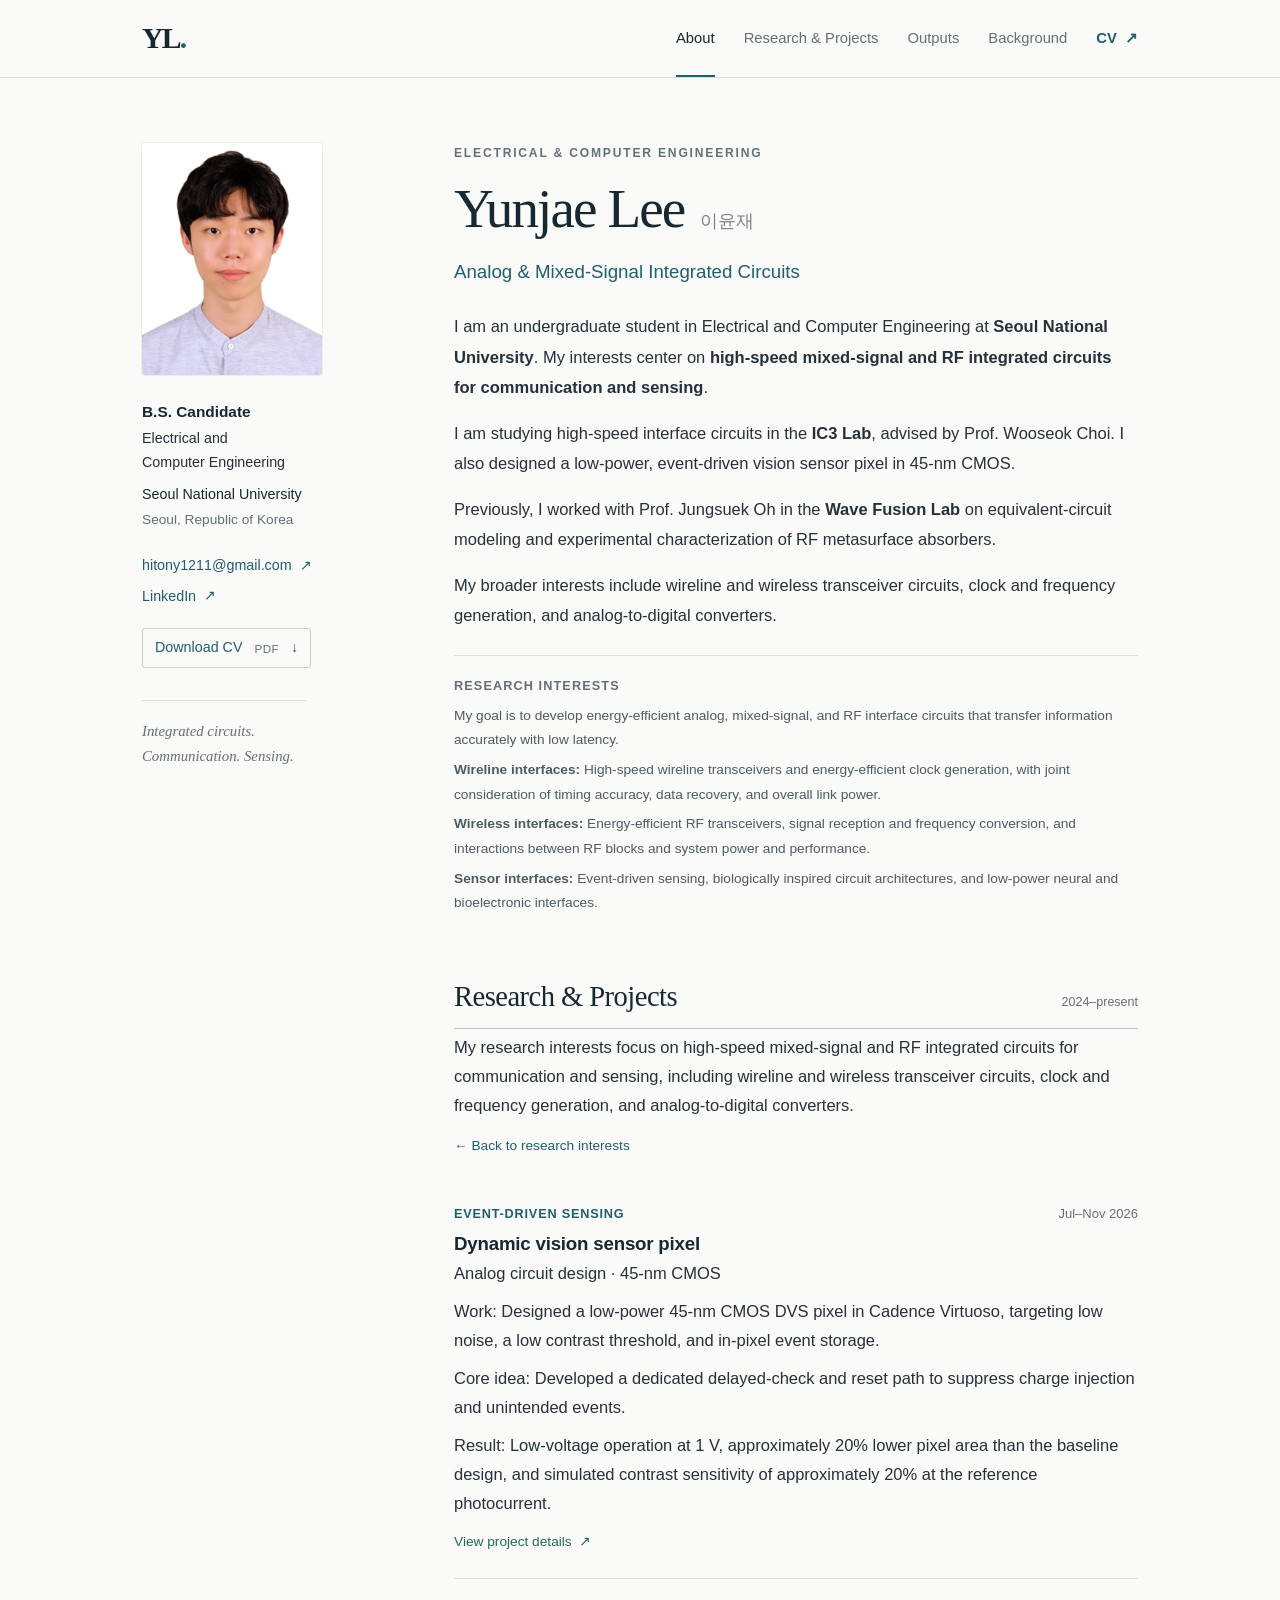
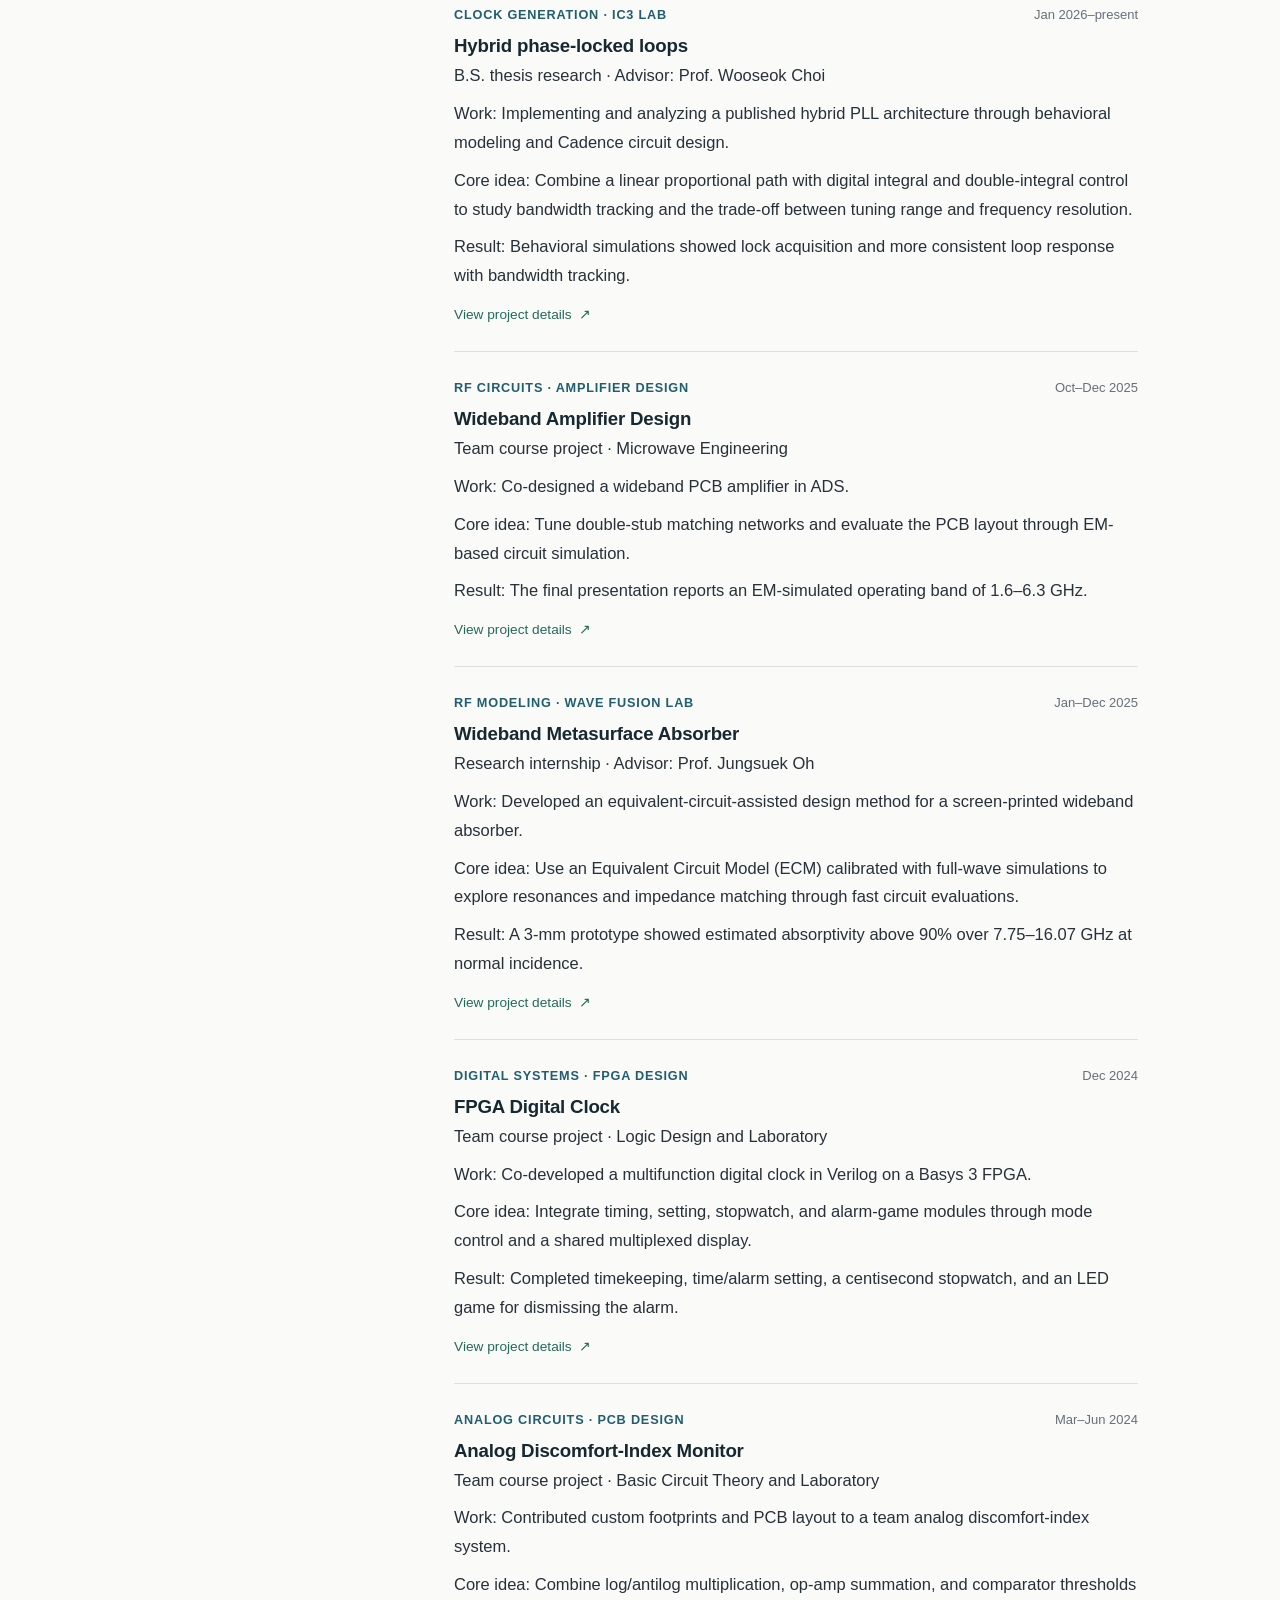
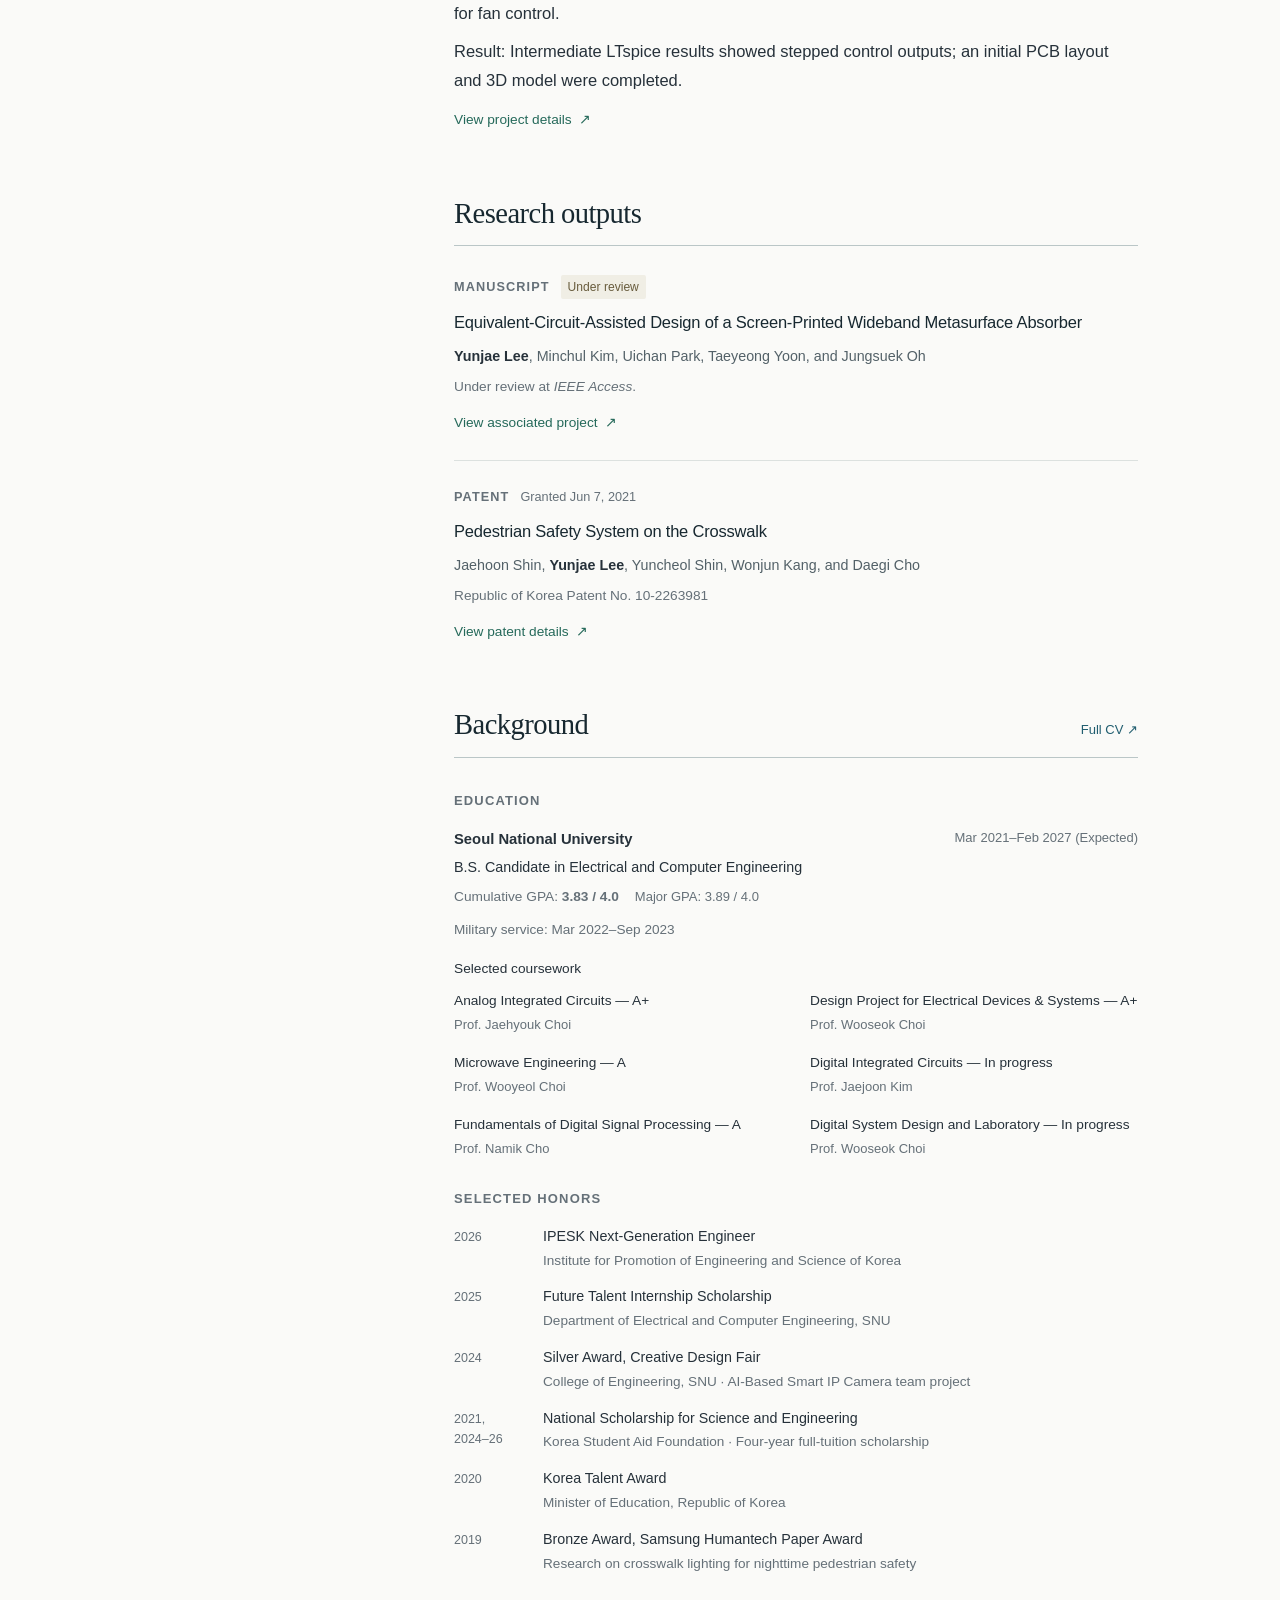
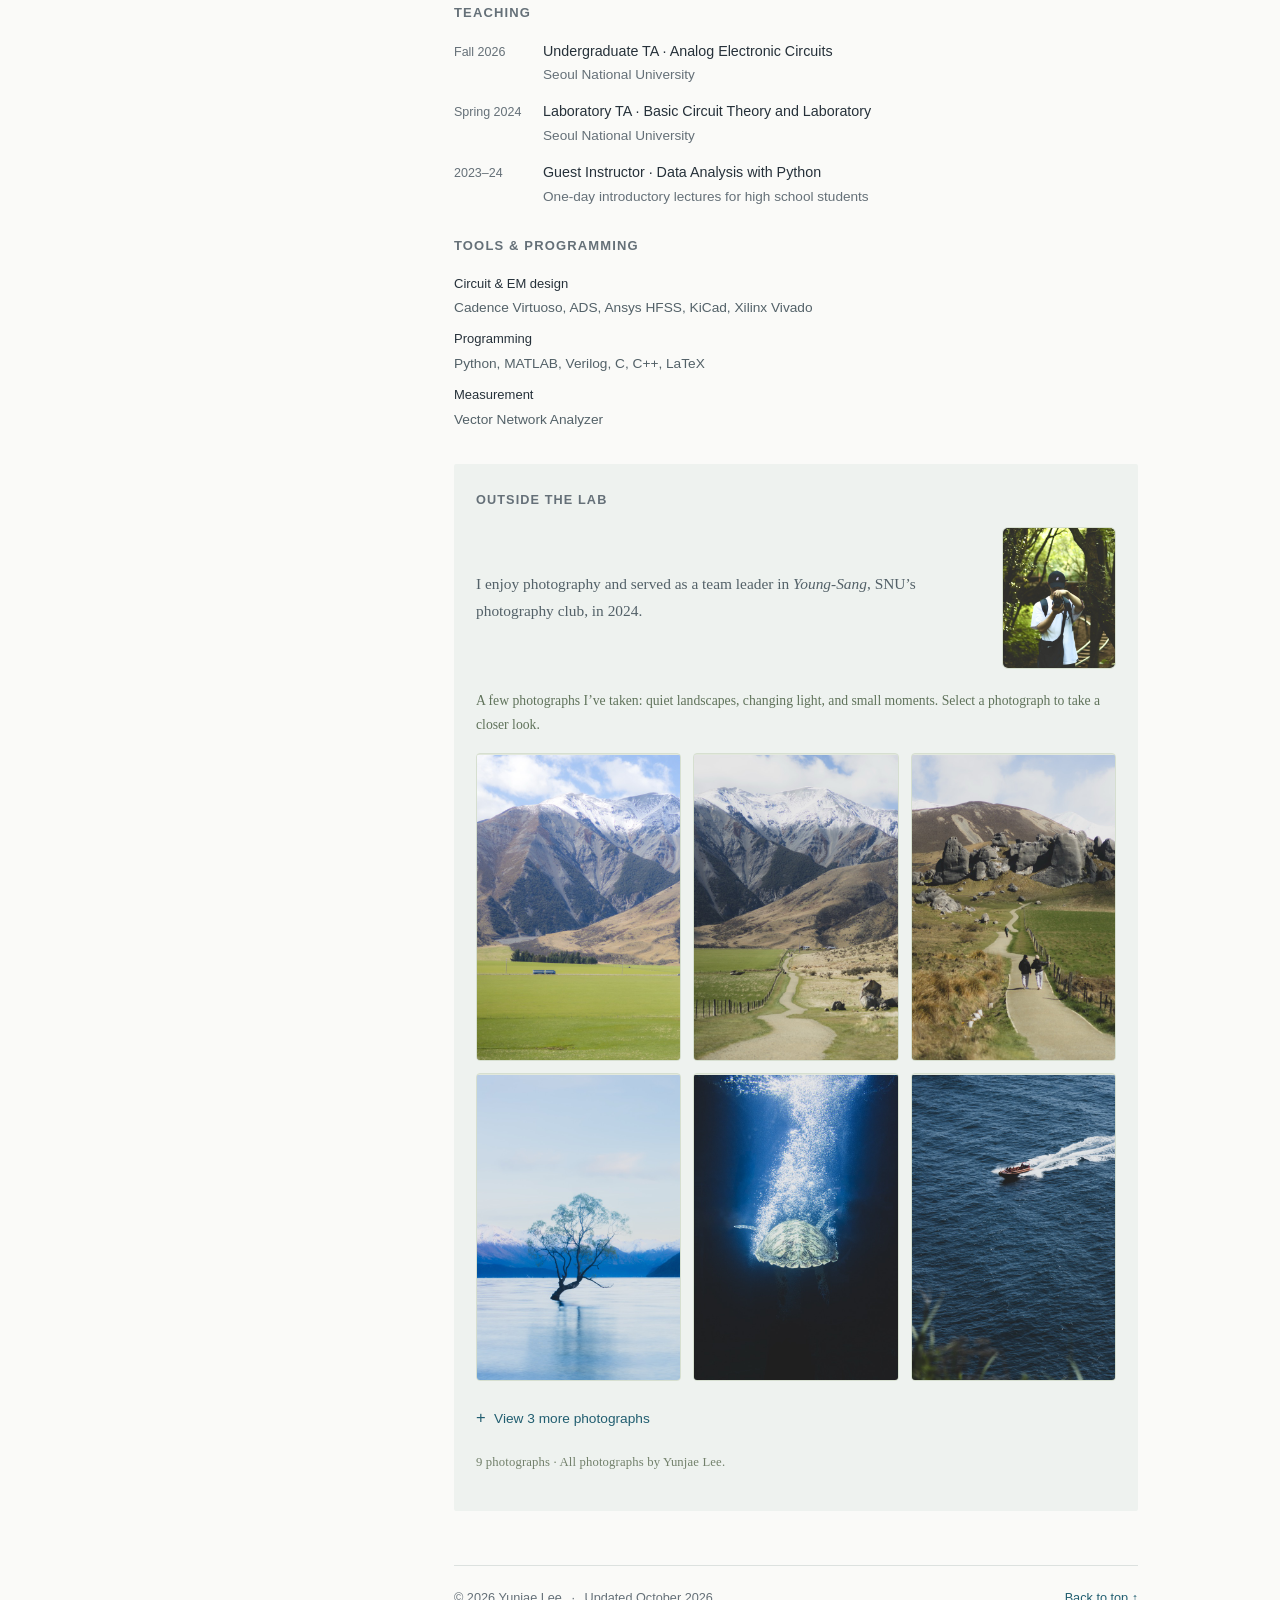
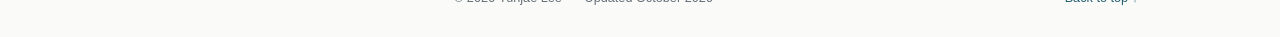
<file: profile.html>
<!doctype html>
<html lang="en">
<head>
  <meta charset="utf-8">
  <meta name="viewport" content="width=device-width, initial-scale=1">
  <meta name="color-scheme" content="light">
  <meta name="theme-color" content="#fafaf8">
  <title>Yunjae Lee | Academic Profile</title>
  <meta name="description" content="Yunjae Lee, an ECE undergraduate at Seoul National University, is interested in high-speed mixed-signal and RF ICs, transceiver circuits, clock and frequency generation, and data converters.">
  <meta property="og:type" content="website">
  <meta property="og:title" content="Yunjae Lee | Integrated Circuits Research">
  <meta property="og:description" content="High-speed mixed-signal and RF ICs for communication and sensing, including wireline and wireless transceivers, clock generation, and data conversion.">
  <meta property="og:url" content="https://yunjaelee1.github.io/">
  <meta property="og:image" content="https://yunjaelee1.github.io/assets/yunjae-lee.jpg">
  <meta property="og:image:alt" content="Portrait of Yunjae Lee">
  <link rel="icon" href="assets/favicon.svg" type="image/svg+xml">
  <link rel="stylesheet" href="profile.css">
  <script src="profile.js" defer></script>
<link rel="stylesheet" href="photography.css"><script src="photography.js" defer></script><link rel="stylesheet" href="research-figures.css"><script src="research-figures.js" defer></script></head>
<body id="top">
  <a class="skip-link" href="#main">Skip to content</a>
  <header class="site-header">
    <div class="header-inner">
      <a class="wordmark" href="./" aria-label="Yunjae Lee, interactive homepage">YL<span class="wordmark-dot" aria-hidden="true">.</span></a>
      <nav aria-label="Main navigation">
        <a href="#about" aria-current="location">About</a>
        <a href="#research" aria-label="Research and Projects"><span class="research-nav-long">Research &amp; Projects</span><span class="research-nav-short" aria-hidden="true">Research</span></a>
        <a href="#outputs">Outputs</a>
        <a href="#background">Background</a>
        <a href="assets/Yunjae_Lee_CV.pdf" class="nav-cv" target="_blank" rel="noopener" aria-label="Open CV PDF in a new tab">CV <span aria-hidden="true">↗</span></a>
      </nav>
    </div>
  </header>

  <div class="page-layout">
    <aside class="profile" aria-label="Profile and contact">
      <img class="portrait" src="assets/yunjae-lee.jpg" alt="Portrait of Yunjae Lee" width="234" height="301" fetchpriority="high">
      <div class="profile-info">
        <p class="profile-role">B.S. Candidate</p>
        <p class="profile-department">Electrical and<br class="desktop-break"> Computer Engineering</p>
        <p class="profile-university">Seoul National University</p>
        <p class="profile-location">Seoul, Republic of Korea</p>
        <div class="profile-links">
          <a class="email-link" href="mailto:hitony1211@gmail.com">hitony1211@gmail.com <span aria-hidden="true">↗</span></a>
          <a href="https://www.linkedin.com/in/yunjae-lee-6356b92a6" target="_blank" rel="noopener noreferrer">LinkedIn <span aria-hidden="true">↗</span></a>
        </div>
        <a class="cv-download" href="assets/Yunjae_Lee_CV.pdf" download="Yunjae_Lee_CV.pdf">Download CV <span class="file-label">PDF</span><span aria-hidden="true">↓</span></a>
      </div>
      <p class="sidebar-note">Integrated circuits.<br>Communication. Sensing.</p>
    </aside>

    <main id="main">
      <section id="about" class="about-section" aria-labelledby="name-heading">
        <p class="eyebrow">Electrical &amp; Computer Engineering</p>
        <h1 id="name-heading">Yunjae Lee<span class="korean-name" lang="ko">이윤재</span></h1>
        <p class="research-heading">Analog &amp; Mixed-Signal Integrated Circuits</p>
        <div class="intro-copy">
          <p>I am an undergraduate student in Electrical and Computer Engineering at <strong>Seoul National University</strong>. My interests center on <strong>high-speed mixed-signal and RF integrated circuits for communication and sensing</strong>.</p>
          <p>I am studying high-speed interface circuits in the <strong>IC3 Lab</strong>, advised by Prof. Wooseok Choi. I also designed a low-power, event-driven vision sensor pixel in 45-nm CMOS.</p>
          <p>Previously, I worked with Prof. Jungsuek Oh in the <strong>Wave Fusion Lab</strong> on equivalent-circuit modeling and experimental characterization of RF metasurface absorbers.</p>
          <p>My broader interests include wireline and wireless transceiver circuits, clock and frequency generation, and analog-to-digital converters.</p>
        </div>
        <div id="interests" class="interests" aria-label="Research interests">
          <span class="interests-label">Research interests</span>
          <p>My goal is to develop energy-efficient analog, mixed-signal, and RF interface circuits that transfer information accurately with low latency.</p>
          <p><strong>Wireline interfaces:</strong> High-speed wireline transceivers and energy-efficient clock generation, with joint consideration of timing accuracy, data recovery, and overall link power.</p>
          <p><strong>Wireless interfaces:</strong> Energy-efficient RF transceivers, signal reception and frequency conversion, and interactions between RF blocks and system power and performance.</p>
          <p><strong>Sensor interfaces:</strong> Event-driven sensing, biologically inspired circuit architectures, and low-power neural and bioelectronic interfaces.</p>
        </div>
      </section>

      <section id="research" class="content-section" aria-labelledby="research-heading">
        <div class="section-header"><h2 id="research-heading">Research &amp; Projects</h2><span class="section-note">2024–present</span></div>
        <p>My research interests focus on high-speed mixed-signal and RF integrated circuits for communication and sensing, including wireline and wireless transceiver circuits, clock and frequency generation, and analog-to-digital converters.</p>
        <p class="research-return"><a href="#interests">← Back to research interests</a></p>

        <article class="research-item absorber-summary-item">
  <a class="absorber-summary-link" href="dvs.html" aria-label="View the Dynamic vision sensor pixel project details">
    <div class="item-overline"><span>Event-driven sensing</span><span class="item-date">Jul–Nov 2026</span></div>
    <h3>Dynamic vision sensor pixel</h3>
    <p class="item-context">Analog circuit design · 45-nm CMOS</p>
    <p><strong>Work:</strong> Designed a low-power 45-nm CMOS DVS pixel in Cadence Virtuoso, targeting low noise, a low contrast threshold, and in-pixel event storage.</p>
    <p><strong>Core idea:</strong> Developed a dedicated delayed-check and reset path to suppress charge injection and unintended events.</p>
    <p><strong>Result:</strong> Low-voltage operation at 1 V, approximately 20% lower pixel area than the baseline design, and simulated contrast sensitivity of approximately 20% at the reference photocurrent.</p>
    <span class="absorber-summary-cta">View project details <span aria-hidden="true">↗</span></span>
  </a>
</article>

        <article class="research-item absorber-summary-item">
          <a class="absorber-summary-link" href="pll.html" aria-label="View the Hybrid phase-locked loops project details">
            <div class="item-overline"><span>Clock generation · IC3 Lab</span><span class="item-date">Jan 2026–present</span></div>
            <h3>Hybrid phase-locked loops</h3>
            <p class="item-context">B.S. thesis research · Advisor: Prof. Wooseok Choi</p>
            <p><strong>Work:</strong> Implementing and analyzing a published hybrid PLL architecture through behavioral modeling and Cadence circuit design.</p>
            <p><strong>Core idea:</strong> Combine a linear proportional path with digital integral and double-integral control to study bandwidth tracking and the trade-off between tuning range and frequency resolution.</p>
            <p><strong>Result:</strong> Behavioral simulations showed lock acquisition and more consistent loop response with bandwidth tracking.</p>
            <span class="absorber-summary-cta">View project details <span aria-hidden="true">↗</span></span>
          </a>
        </article>

        <article class="research-item absorber-summary-item">
<a class="absorber-summary-link" href="amplifier.html" aria-label="View the Wideband Amplifier Design project details">
<div class="item-overline"><span>RF circuits · Amplifier design</span><span class="item-date">Oct–Dec 2025</span></div>
<h3>Wideband Amplifier Design</h3><p class="item-context">Team course project · Microwave Engineering</p>
<p><strong>Work:</strong> Co-designed a wideband PCB amplifier in ADS.</p><p><strong>Core idea:</strong> Tune double-stub matching networks and evaluate the PCB layout through EM-based circuit simulation.</p><p><strong>Result:</strong> The final presentation reports an EM-simulated operating band of 1.6–6.3 GHz.</p>
<span class="absorber-summary-cta">View project details <span aria-hidden="true">↗</span></span>
</a></article>

        <article class="research-item absorber-summary-item">
          <a class="absorber-summary-link" href="absorber.html" aria-label="View the Wideband Metasurface Absorber project details">
            <div class="item-overline"><span>RF modeling · Wave Fusion Lab</span><span class="item-date">Jan–Dec 2025</span></div>
            <h3>Wideband Metasurface Absorber</h3>
            <p class="item-context">Research internship · Advisor: Prof. Jungsuek Oh</p>
            <p><strong>Work:</strong> Developed an equivalent-circuit-assisted design method for a screen-printed wideband absorber.</p>
            <p><strong>Core idea:</strong> Use an Equivalent Circuit Model (ECM) calibrated with full-wave simulations to explore resonances and impedance matching through fast circuit evaluations.</p>
            <p><strong>Result:</strong> A 3-mm prototype showed estimated absorptivity above 90% over 7.75–16.07 GHz at normal incidence.</p>
            <span class="absorber-summary-cta">View project details <span aria-hidden="true">↗</span></span>
          </a>
        </article>

        <article class="research-item absorber-summary-item">
  <a class="absorber-summary-link" href="fpga-clock.html" aria-label="View the FPGA Digital Clock project details">
    <div class="item-overline"><span>Digital systems · FPGA design</span><span class="item-date">Dec 2024</span></div>
    <h3>FPGA Digital Clock</h3>
    <p class="item-context">Team course project · Logic Design and Laboratory</p>
    <p><strong>Work:</strong> Co-developed a multifunction digital clock in Verilog on a Basys 3 FPGA.</p>
    <p><strong>Core idea:</strong> Integrate timing, setting, stopwatch, and alarm-game modules through mode control and a shared multiplexed display.</p>
    <p><strong>Result:</strong> Completed timekeeping, time/alarm setting, a centisecond stopwatch, and an LED game for dismissing the alarm.</p>
    <span class="absorber-summary-cta">View project details <span aria-hidden="true">↗</span></span>
  </a>
</article>

<article class="research-item research-item-last absorber-summary-item">
<a class="absorber-summary-link" href="monitor.html" aria-label="View the Analog Discomfort-Index Monitor project details">
<div class="item-overline"><span>Analog circuits · PCB design</span><span class="item-date">Mar–Jun 2024</span></div>
<h3>Analog Discomfort-Index Monitor</h3><p class="item-context">Team course project · Basic Circuit Theory and Laboratory</p>
<p><strong>Work:</strong> Contributed custom footprints and PCB layout to a team analog discomfort-index system.</p><p><strong>Core idea:</strong> Combine log/antilog multiplication, op-amp summation, and comparator thresholds for fan control.</p><p><strong>Result:</strong> Intermediate LTspice results showed stepped control outputs; an initial PCB layout and 3D model were completed.</p>
<span class="absorber-summary-cta">View project details <span aria-hidden="true">↗</span></span>
</a></article>
      </section>

      <section id="outputs" class="content-section" aria-labelledby="outputs-heading">
        <div class="section-header"><h2 id="outputs-heading">Research outputs</h2></div>
        <article id="manuscript" class="output-item">
          <a class="output-link" href="absorber.html" aria-label="View the Wideband Metasurface Absorber project">
          <div class="output-meta"><span class="small-label">Manuscript</span><span class="status-label">Under review</span></div>
          <h3>Equivalent-Circuit-Assisted Design of a Screen-Printed Wideband Metasurface Absorber</h3>
          <p class="authors"><strong>Yunjae Lee</strong>, Minchul Kim, Uichan Park, Taeyeong Yoon, and Jungsuek Oh</p>
          <p class="venue">Under review at <em>IEEE Access</em>.</p>
          <span class="output-cta">View associated project <span aria-hidden="true">↗</span></span>
          </a>
        </article>
        <article class="output-item output-item-last">
          <a class="output-link" href="patent.html" aria-label="View the crosswalk pedestrian safety patent details">
          <div class="output-meta"><span class="small-label">Patent</span><span class="patent-date">Granted Jun 7, 2021</span></div>
          <h3>Pedestrian Safety System on the Crosswalk</h3>
          <p class="authors">Jaehoon Shin, <strong>Yunjae Lee</strong>, Yuncheol Shin, Wonjun Kang, and Daegi Cho</p>
          <p class="venue">Republic of Korea Patent No. 10-2263981</p>
          <span class="output-cta">View patent details <span aria-hidden="true">↗</span></span>
          </a>
        </article>
      </section>

      <section id="background" class="content-section" aria-labelledby="background-heading">
        <div class="section-header"><h2 id="background-heading">Background</h2><a class="section-link" href="assets/Yunjae_Lee_CV.pdf" target="_blank" rel="noopener">Full CV <span aria-hidden="true">↗</span></a></div>
        <div class="background-group">
          <h3 class="subheading">Education</h3>
          <div class="education-line"><strong>Seoul National University</strong><span class="item-date">Mar 2021–Feb 2027 (Expected)</span></div>
          <p class="education-degree">B.S. Candidate in Electrical and Computer Engineering</p>
          <p class="education-details education-gpas"><span class="cumulative-gpa">Cumulative GPA: <strong>3.83 / 4.0</strong></span><small class="major-gpa">Major GPA: 3.89 / 4.0</small></p>
          <p class="education-details">Military service: Mar 2022–Sep 2023</p>
          <h4 class="coursework-heading">Selected coursework</h4>
          <ul class="coursework-list"><li>Analog Integrated Circuits <span class="course-result">— A+</span><small class="course-instructor">Prof. Jaehyouk Choi</small></li><li>Design Project for Electrical Devices &amp; Systems <span class="course-result">— A+</span><small class="course-instructor">Prof. Wooseok Choi</small></li><li>Microwave Engineering <span class="course-result">— A</span><small class="course-instructor">Prof. Wooyeol Choi</small></li><li>Digital Integrated Circuits <span class="course-result">— In progress</span><small class="course-instructor">Prof. Jaejoon Kim</small></li><li>Fundamentals of Digital Signal Processing <span class="course-result">— A</span><small class="course-instructor">Prof. Namik Cho</small></li><li>Digital System Design and Laboratory <span class="course-result">— In progress</span><small class="course-instructor">Prof. Wooseok Choi</small></li></ul>
        </div>
        <div class="background-group">
          <h3 class="subheading">Selected honors</h3>
          <ul class="dated-list honors-list">
            <li><span class="list-date">2026</span><div><strong>IPESK Next-Generation Engineer</strong><span>Institute for Promotion of Engineering and Science of Korea</span></div></li>
            <li><span class="list-date">2025</span><div><strong>Future Talent Internship Scholarship</strong><span>Department of Electrical and Computer Engineering, SNU</span></div></li>
            <li><span class="list-date">2024</span><div><strong>Silver Award, Creative Design Fair</strong><span>College of Engineering, SNU · AI-Based Smart IP Camera team project</span></div></li>
            <li><span class="list-date">2021,<br>2024–26</span><div><strong>National Scholarship for Science and Engineering</strong><span>Korea Student Aid Foundation · Four-year full-tuition scholarship</span></div></li>
            <li><span class="list-date">2020</span><div><strong>Korea Talent Award</strong><span>Minister of Education, Republic of Korea</span></div></li>
            <li><span class="list-date">2019</span><div><strong>Bronze Award, Samsung Humantech Paper Award</strong><span>Research on crosswalk lighting for nighttime pedestrian safety</span></div></li>
          </ul>
        </div>
        <div class="background-group">
          <h3 class="subheading">Teaching</h3>
          <ul class="dated-list">
            <li><span class="list-date">Fall 2026</span><div><strong>Undergraduate TA · Analog Electronic Circuits</strong><span>Seoul National University</span></div></li>
            <li><span class="list-date">Spring 2024</span><div><strong>Laboratory TA · Basic Circuit Theory and Laboratory</strong><span>Seoul National University</span></div></li>
            <li><span class="list-date">2023–24</span><div><strong>Guest Instructor · Data Analysis with Python</strong><span>One-day introductory lectures for high school students</span></div></li>
          </ul>
        </div>
        <div class="background-group skills-group">
          <h3 class="subheading">Tools &amp; programming</h3>
          <p><span class="skill-label">Circuit &amp; EM design</span>Cadence Virtuoso, ADS, Ansys HFSS, KiCad, Xilinx Vivado</p>
          <p><span class="skill-label">Programming</span>Python, MATLAB, Verilog, C, C++, LaTeX</p>
          <p><span class="skill-label">Measurement</span>Vector Network Analyzer</p>
        </div>
        <div id="photography" class="personal-note"><span class="small-label">Outside the lab</span><div class="photography-personal-intro"><p>I enjoy photography and served as a team leader in <em>Young-Sang</em>, SNU’s photography club, in 2024.</p><img class="photographer-portrait" src="assets/yunjae-with-camera.png" width="768" height="960" alt="Yunjae Lee holding a camera on a wooded path." loading="lazy" decoding="async"></div><section class="photography-gallery" aria-label="Photographs by Yunjae Lee">
<p class="photo-intro">A few photographs I’ve taken: quiet landscapes, changing light, and small moments. Select a photograph to take a closer look.</p>
<div class="photo-grid"><a class="photo-link" href="assets/photography/mountain-meadow.jpg" data-photo="mountain-meadow" data-photo-title="Open country" target="_blank" rel="noopener" aria-label="Enlarge photograph: Open country"><img src="assets/photography/mountain-meadow.jpg" alt="A bright-green meadow below rugged mountains with patches of snow." width="640" height="960" loading="lazy" decoding="async"></a><a class="photo-link" href="assets/photography/mountain-path.jpg" data-photo="mountain-path" data-photo-title="The long way" target="_blank" rel="noopener" aria-label="Enlarge photograph: The long way"><img src="assets/photography/mountain-path.jpg" alt="A winding footpath leading through grassland toward snow-covered mountains." width="640" height="960" loading="lazy" decoding="async"></a><a class="photo-link" href="assets/photography/rocky-trail.jpg" data-photo="rocky-trail" data-photo-title="On the path" target="_blank" rel="noopener" aria-label="Enlarge photograph: On the path"><img src="assets/photography/rocky-trail.jpg" alt="Two people walking along a winding path toward large rock formations." width="640" height="960" loading="lazy" decoding="async"></a><a class="photo-link" href="assets/photography/lake-tree.jpg" data-photo="lake-tree" data-photo-title="Still water" target="_blank" rel="noopener" aria-label="Enlarge photograph: Still water"><img src="assets/photography/lake-tree.jpg" alt="A lone tree standing in a blue lake, with distant mountains beneath a pale sky." width="640" height="960" loading="lazy" decoding="async"></a><a class="photo-link" href="assets/photography/sea-turtle.jpg" data-photo="sea-turtle" data-photo-title="Beneath the surface" target="_blank" rel="noopener" aria-label="Enlarge photograph: Beneath the surface"><img src="assets/photography/sea-turtle.jpg" alt="A sea turtle swimming through deep-blue water beneath a column of bright bubbles." width="640" height="960" loading="lazy" decoding="async"></a><a class="photo-link" href="assets/photography/ocean-wake.jpg" data-photo="ocean-wake" data-photo-title="Across the blue" target="_blank" rel="noopener" aria-label="Enlarge photograph: Across the blue"><img src="assets/photography/ocean-wake.jpg" alt="A small motorboat leaving a white wake across deep-blue ocean water." width="640" height="960" loading="lazy" decoding="async"></a></div>
<details class="photo-more"><summary><span class="when-closed">View 3 more photographs</span><span class="when-open">Show fewer photographs</span></summary><div class="photo-grid"><a class="photo-link" href="assets/photography/quiet-pause.jpg" data-photo="quiet-pause" data-photo-title="A quiet pause" target="_blank" rel="noopener" aria-label="Enlarge photograph: A quiet pause"><img src="assets/photography/quiet-pause.jpg" alt="Two people sitting together on a rock beside a shallow pool in a grassy landscape." width="640" height="960" loading="lazy" decoding="async"></a><a class="photo-link" href="assets/photography/green-fields.jpg" data-photo="green-fields" data-photo-title="Between the fields" target="_blank" rel="noopener" aria-label="Enlarge photograph: Between the fields"><img src="assets/photography/green-fields.jpg" alt="A small figure walking between layered green fields beneath a muted sky." width="640" height="960" loading="lazy" decoding="async"></a><a class="photo-link" href="assets/photography/forest-caravan.jpg" data-photo="forest-caravan" data-photo-title="A quiet clearing" target="_blank" rel="noopener" aria-label="Enlarge photograph: A quiet clearing"><img src="assets/photography/forest-caravan.jpg" alt="A small mint-green caravan at the end of a path between tall, dark trees." width="640" height="960" loading="lazy" decoding="async"></a></div></details>
<p class="photo-credit">9 photographs · All photographs by Yunjae Lee.</p>
</section></div>
      </section>
      <footer class="site-footer"><p>© 2026 Yunjae Lee <span aria-hidden="true">·</span> Updated October 2026</p><a href="#top">Back to top <span aria-hidden="true">↑</span></a></footer>
    </main>
  </div>
</body>
</html>
</file>
<file: styles.css>
:root{--bg:#f7f8f2;--paper:#fffef9;--ink:#203b36;--muted:#63735f;--accent:#25695a;--warm:#af6f4c;--line:#d9e0d4;--serif:Georgia,'Times New Roman',serif;--sans:-apple-system,BlinkMacSystemFont,'Segoe UI',Arial,sans-serif;--mono:'SFMono-Regular',Consolas,monospace}
*{box-sizing:border-box}html{scroll-behavior:smooth;scroll-padding-top:90px}body{margin:0;background:var(--bg);color:var(--ink);font-family:var(--sans);font-size: 16.5px;line-height:1.7;-webkit-font-smoothing:antialiased}body:has(dialog[open]){overflow:hidden}a{color:inherit;text-decoration:none;text-underline-offset:5px}button{font: inherit;color:inherit;cursor:pointer}a:focus-visible,button:focus-visible,summary:focus-visible{outline:2px solid var(--accent);outline-offset:5px;border-radius:3px}::selection{background:#d8e6d3}h1,h2,h3,h4,p{margin:0}h1,h2{font-family:var(--serif);font-weight:400}em{font-weight:400}strong{font-weight:600}svg{display:block;max-width:100%}img{max-width:100%}.shell{max-width:1240px;margin:auto;padding-left:44px;padding-right:44px}.skip-link{position:fixed;top:12px;left:12px;z-index:100;background:var(--paper);padding:10px 18px;transform:translateY(-150%);border:1px solid var(--line)}.skip-link:focus{transform:translateY(0)}
.site-header{position:sticky;top:0;z-index:10;background:rgba(247,248,242,.96);border-bottom:1px solid rgba(217,224,212,.7)}.header-inner{max-width:1320px;margin:auto;padding:0 42px;height:82px;display:flex;justify-content:space-between;align-items:center;gap:24px}.identity{display:flex;align-items:center;gap:13px;font-size: 14.8px;font-weight:600}.identity-mark{font-family:var(--serif);font-size: 32.9px;letter-spacing:-3px;font-weight:400;width:38px;color:var(--accent)}.identity-mark>span{color:var(--warm)}.identity-affiliation{font-weight:400;color:var(--muted);font-size: 13.7px;margin-left:8px}.site-header nav{display:flex;gap:30px;align-items:center;font-size: 13.7px}.site-header nav a{padding:10px 0}.site-header nav a:hover{color:var(--accent);text-decoration:underline}.site-header nav .nav-cv{border:1px solid #a8b9a7;border-radius:24px;padding:7px 18px;display:flex;gap:12px;align-items:center}
.hero{display:grid;grid-template-columns:minmax(0,.95fr) minmax(0,1.05fr);gap:56px;align-items:center;min-height:678px;padding-top:48px;padding-bottom:55px}.hero-copy{padding-bottom:6px;position:relative;z-index:2}.profile-pill{display:inline-flex;align-items:center;gap:10px;padding:5px 12px 5px 5px;border:1px solid var(--line);border-radius:7px;font-size: 13px;line-height:1.5;background:rgba(255,254,249,.6);margin-bottom:34px}.profile-pill img{width:31px;height:38px;object-fit:cover;border-radius:3px}.pill-subtitle{display:block;font-size: 10.7px;color:var(--muted);margin-top:1px}.pill-arrow{font-size: 14.8px;margin-left:7px;color:var(--muted)}.eyebrow{display:flex;align-items:center;gap:8px;font-family:var(--mono);font-size: 11.6px;letter-spacing:1.6px;text-transform:uppercase;color:var(--muted);line-height:1.6}.signal-dot{width:5px;height:5px;border-radius:50%;background:var(--accent);box-shadow:0 0 0 4px #e2ebdf;display:inline-block;margin:0 3px}.hero h1{font-size:clamp(34px,4.1vw,54px);letter-spacing:-1.8px;line-height:1.12;margin:18px 0 23px}.hero h1 em{color:var(--accent);display:inline-block;white-space:nowrap}.hero-description{max-width:380px;font-size: 15.4px;line-height:1.85;color:#52675c}.hero-description strong{color:var(--ink);font-weight:500}.hero-invitation{font-family:var(--serif);font-size: 15.4px;font-style:italic;color:var(--muted);margin-top:12px}.hero-actions{display:flex;align-items:center;gap:25px;margin-top:27px}.button{display:inline-flex;align-items:center;justify-content:center;gap:20px;border-radius:5px;font-size: 13px;min-height:42px;padding:10px 18px;transition:background .2s,transform .2s}.button-primary{background:var(--ink);color:var(--paper);border:1px solid var(--ink)}.button-primary:hover{background:#326451;transform:translateY(-2px)}.quiet-link{display:inline-flex;align-items:center;gap:16px;font-size: 13px;font-weight:500;line-height:1.6;color:var(--accent);width:fit-content}.quiet-link:hover{text-decoration:underline}.hero-footnote{display:flex;align-items:center;gap:10px;margin-top:38px;font-size: 11.6px;letter-spacing:.1px;color:#73836e}.mini-wave{font-family:var(--serif);font-size: 27.6px;color:var(--warm);line-height:1}
.map-column{position:relative;min-width:0}.map-label{display:flex;justify-content:space-between;gap:12px;padding:0 10px;font: 10.7px var(--mono);letter-spacing:1.2px;color:#6b7c63}.map-label span:last-child{font-size: 10px;letter-spacing:.8px}.signal-map{position:relative;aspect-ratio:600/540;width:100%;isolation:isolate}.circuit-traces{position:absolute;width:100%;height:100%;inset:0;z-index:-1}.map-ring{stroke:#dbe3d4;stroke-width:.8;stroke-dasharray:2 6;opacity:.7}.inner-ring{stroke-dasharray:none;opacity:.4}.trace-bases path{stroke:#b7cbbc;stroke-width:1.4;transition:stroke .2s,stroke-width .2s}.trace-bases path.active{stroke:var(--warm);stroke-width:2.1}.moving-signals path{stroke:var(--warm);stroke-width:2.5;stroke-linecap:round;stroke-dasharray:5 230;animation:signal-travel 5.5s linear infinite;animation-delay:var(--delay);opacity:.7}.connection-dots circle{fill:var(--bg);stroke:#a2b7a7;stroke-width:1.5}.wave-details{stroke:#98b09c;stroke-width:1.25;opacity:.65}.trace-annotation{font: 11.6px var(--mono);fill:#8b9c8b;letter-spacing:2px}.chip{--chip-pin-length:9px;position:absolute;left:39%;top:38%;width:22%;height:24.45%;display:flex;align-items:center;justify-content:center;border-radius:13px;isolation:isolate}.chip::before,.chip::after{content:'';position:absolute;inset:calc(0px - var(--chip-pin-length));z-index:-2;opacity:.75;pointer-events:none}.chip::before{background:repeating-linear-gradient(0deg,transparent 0 10px,#8aa58e 10px 12px,transparent 12px 18px) left center/var(--chip-pin-length) calc(100% - var(--chip-pin-length) - var(--chip-pin-length)) no-repeat,repeating-linear-gradient(0deg,transparent 0 10px,#8aa58e 10px 12px,transparent 12px 18px) right center/var(--chip-pin-length) calc(100% - var(--chip-pin-length) - var(--chip-pin-length)) no-repeat}.chip::after{background:repeating-linear-gradient(90deg,transparent 0 10px,#8aa58e 10px 12px,transparent 12px 18px) center top/calc(100% - var(--chip-pin-length) - var(--chip-pin-length)) var(--chip-pin-length) no-repeat,repeating-linear-gradient(90deg,transparent 0 10px,#8aa58e 10px 12px,transparent 12px 18px) center bottom/calc(100% - var(--chip-pin-length) - var(--chip-pin-length)) var(--chip-pin-length) no-repeat}.chip-inner{height:100%;width:100%;border:5px solid #dae4d5;border-radius:9px;background:var(--ink);color:#f4f4db;box-shadow:0 0 0 1px #a5b9a3,0 7px 25px #47694215;display:flex;align-items:center;justify-content:center;flex-direction:column;gap:7px;position:relative}.chip-small{font: 8.1px var(--mono);letter-spacing:1px;color:#b3c9b0}.chip-title{text-align:center;font-size: 14.8px;line-height:1.25;font-family:var(--serif)}.chip-title i{color:#cda681;font-size: 13.7px}.chip-inner svg{width:52px;height:12px;fill:none;stroke:#bad09c;stroke-width:1.1}.chip-caption{font: 7px var(--mono);letter-spacing:.5px;color:#a5baa2}.map-node{position:absolute;width:28%;height:16%;padding:11px 13px 9px;background:rgba(255,254,249,.94);border:1px solid #cbd9c4;border-radius:8px;box-shadow:0 5px 15px #4b634a03;display:flex;flex-direction:column;justify-content:center;transition:transform .2s,border-color .2s,box-shadow .2s,background .2s}.map-node:hover,.map-node:focus-visible{transform:translateY(-3px);border-color:#a9bba0;box-shadow:0 8px 25px #4564400b;background:#fffef9}.node-top{display:flex;align-items:center;justify-content:space-between;color:#6f8569;font: 10.7px var(--mono);margin-bottom:5px}.node-top>span:last-child{font: 13px var(--sans);color:var(--warm)}.map-node strong{font-size: 13.7px;font-weight:500;line-height:1.4;white-space:nowrap}.node-description{font-size: 10.4px;line-height:1.5;color:#697a63;margin-top:3px;white-space:nowrap}.node-about{left:5%;top:9.4%}.node-research{right:5%;top:9.4%}.node-outputs{left:1%;top:42%}.node-direction{right:1%;top:42%}.node-education{left:5%;top:74.7%}.node-beyond{right:5%;top:74.7%}.map-footer{display:flex;justify-content:space-between;align-items:center;gap:10px;font-size: 10.7px;color:#697d60;padding:0 10px}.map-footer>span{display:flex;gap:7px;align-items:center}.connection-key{display:inline-block;width:12px;height:1px;background:var(--warm)}#motion-toggle{display:flex;gap:6px;align-items:center;padding:5px 0;background:transparent;border:0;font-size: 10.7px;color:#65795f}.motion-icon{font-size: 13px}
.journey-strip{display:flex;align-items:center;justify-content:space-between;gap:20px;border-top:1px solid var(--line);border-bottom:1px solid var(--line);padding-top:25px;padding-bottom:25px}.journey-strip>.eyebrow{font-size: 10.7px;letter-spacing:1.3px}.journey-strip>div{display:flex;gap:28px;align-items:center;font-size: 13.7px;color:#63755e;font-family:var(--serif)}.journey-divider{font-size: 13px;color:#b2bcae}.work-section{padding-top:76px;padding-bottom:80px}.section-top{display:flex;align-items:flex-end;justify-content:space-between;gap:24px;margin-bottom:33px}.section-top h2{font-size: 38.2px;letter-spacing:-1.1px;line-height:1.2;margin-top:12px}.section-top>.quiet-link{padding-bottom:4px}.project-grid{display:grid;grid-template-columns:repeat(3,minmax(0,1fr));gap:22px}.project-card{border:1px solid #d4dfce;border-radius:9px;overflow:hidden;background:var(--paper);transition:transform .2s,box-shadow .2s,border-color .2s;display:flex;flex-direction:column}.project-card:hover{transform:translateY(-5px);border-color:#afc2a4;box-shadow:0 14px 35px #344c3a0a}.project-art{height:164px;background:#edf2e6;display:flex;align-items:center;justify-content:center;position:relative;padding:12px 18px 26px;border-bottom:1px solid #dbe3d4}.project-art>svg{height:100%;width:100%}.art-caption{position:absolute;left:20px;bottom:12px;font: 8.8px var(--mono);letter-spacing:1px;color:#6f8064}.art-guide{fill:none;stroke:#bdcdb9;stroke-width:1;stroke-dasharray:2 4}.art-wave{fill:none;stroke:#76986e;stroke-width:1.8}.art-digital{fill:none;stroke:#bd956a;stroke-width:1.2;opacity:.7}.art-dot{fill:#edf2e6;stroke:#8aa87c;stroke-width:1.3}.card-dvs .project-art{background:#f2efe4}.pixel-highlight{stroke:#b87850;fill:none;stroke-width:1.2}.card-rf .project-art{background:#eaf0eb}.rf-waves{stroke:#8cae91;stroke-width:1.4;fill:none}.surface-lines{stroke:#90a699;fill:#d7e2d9;stroke-width:.8}.project-content{padding:23px 22px 18px;flex:1;display:flex;flex-direction:column}.project-category{font: 10px var(--mono);text-transform:uppercase;letter-spacing:1px;color:#697b60;margin-bottom:12px}.project-content h3{font-family:var(--serif);font-size: 24.4px;letter-spacing:-.4px;font-weight:400;line-height:1.2}.project-content>p:not(.project-category){font-size: 13.7px;line-height:1.85;color:#65765d;margin-top:12px;margin-bottom:20px}.project-bottom{display:flex;justify-content:space-between;gap:5px;align-items:center;font-size: 10.7px;color:#65765c;margin-top:auto;padding-top:15px;border-top:1px solid #e5e9e0}.project-arrow{color:var(--accent);font-size: 20.9px}
.direction-section{background:#eaf0e3;border-top:1px solid #dce5d3;border-bottom:1px solid #dce5d3}.direction-layout{display:grid;grid-template-columns:1.2fr 1fr;gap:80px;padding-top:65px;padding-bottom:65px;align-items:center}.direction-layout h2{font-size: 38.2px;line-height:1.23;letter-spacing:-1px;margin-top:15px}.direction-layout h2 em{color:#587d4c}.direction-copy p{font-size: 14.8px;line-height:1.9;color:#5d7255;margin-bottom:20px}.about-preview{padding-top:75px;padding-bottom:80px;display:grid;grid-template-columns:210px minmax(0,460px);gap:70px;justify-content:center;align-items:center}.portrait-frame{padding:15px;background:var(--paper);border:1px solid #d8dfd1;transform:rotate(-2deg);box-shadow:0 6px 20px #2e453607;max-width:210px}.portrait-frame img{width:178px;height:auto;display:block}.portrait-frame>span{display:block;font-family:var(--serif);font-size: 13px;text-align:center;margin-top:12px;font-style:italic;color:var(--muted)}.about-preview h2{font-size: 38.2px;line-height:1.18;margin:12px 0 20px;letter-spacing:-.8px}.about-preview-copy>p:not(.eyebrow){color:#63765b;font-size: 14.8px;line-height:1.9;margin-bottom:13px}.about-preview-copy>.quiet-link{margin-top:7px}.site-footer{background:#203b36;color:#e8eee0;padding-top:42px;padding-bottom:20px}.site-footer .eyebrow{color:#b1c2aa}.footer-top{display:flex;justify-content:space-between;gap:30px;align-items:center;padding-bottom:35px}.contact-email{display:block;font-family:var(--serif);font-size: 31.8px;letter-spacing:-.7px;line-height:1.4;margin-top:10px}.contact-email span{font-family:var(--sans);font-size: 21.2px;margin-left:14px;color:#afc59e}.contact-email:hover{text-decoration:underline}.footer-links{display:flex;gap:25px;font-size: 12.7px;color:#c2d0b9}.footer-links a:hover{text-decoration:underline}.footer-bottom{display:flex;justify-content:space-between;gap:20px;padding-top:18px;border-top:1px solid #3d5547;font-size: 10.7px;color:#b0c2a8}
/* Native dialog navigation: readable, focus-contained details with regular-link fallbacks. */
dialog{padding:0;border:1px solid #d6dfce;border-radius:13px;background:var(--paper);color:var(--ink);width:min(850px,calc(100vw - 60px));max-width:none;height:auto;max-height:calc(100dvh - 70px);overflow:hidden;box-shadow:0 30px 100px #172c3533}dialog[open]{display:flex;flex-direction:column;animation:dialog-in .2s ease-out}dialog::backdrop{background:#1c342c80;backdrop-filter:blur(5px)}.dialog-topbar{display:flex;justify-content:space-between;gap:20px;align-items:center;padding:16px 28px;border-bottom:1px solid var(--line);flex-shrink:0;background:#f6f8ef}.back-to-map{border:0;background:none;font-size: 13px;padding:7px 0;color:var(--accent)}.back-to-map:hover{text-decoration:underline}.close-dialog{width:34px;height:34px;border:1px solid #d5dece;border-radius:50%;background:transparent;font-size: 24.4px;line-height:1;color:#65775d;display:flex;justify-content:center;align-items:center}.close-dialog:hover{background:#e7eedf}.dialog-scroll{padding:38px 55px 0;overflow:auto;overscroll-behavior:contain}.dialog-heading h2{font-size: 45.6px;line-height:1.13;letter-spacing:-1.4px;margin:14px 0 26px;max-width:650px}.lead{font-family:var(--serif);font-size: 22.3px;line-height:1.6;color:#607b54;margin-bottom:25px!important}#detail-body{font-size: 15.4px;line-height:1.9;color:#5f7157}#detail-body p{margin-bottom:17px}#detail-body h3{font-family:var(--serif);font-size: 26.5px;font-weight:400;line-height:1.3;letter-spacing:-.4px;color:var(--ink);margin-top:28px;margin-bottom:13px}#detail-body h4{font-size: 14.8px;color:var(--ink);margin:20px 0 9px}#detail-body strong{color:var(--ink);font-weight:500}#detail-body a:not(.quiet-link){color:var(--accent);text-decoration:underline;text-underline-offset:4px}#detail-body ul{padding-left:19px;margin:10px 0 22px}#detail-body li{padding-left:4px;margin-bottom:10px}#detail-body .eyebrow{margin-bottom:8px;font-size: 11.6px}#detail-body .muted,.item-context,.research-affiliation,.venue{font-size: 13.7px;color:#708265}#detail-body .quiet-link{margin-bottom:5px;font-size: 13.7px}.bio-layout{display:grid;grid-template-columns:125px 1fr;gap:28px;align-items:start;margin-bottom:21px}.bio-photo{width:125px;height:auto;border-radius:4px;border:1px solid #dfe5d7}.bio-layout h3{margin-top:0!important}.bio-layout .lead{font-family:var(--sans);font-size: 13.7px;margin-bottom:16px!important}.korean-name{font-family:var(--sans);font-size: 13.7px;color:var(--muted);margin-left:8px}.tool-tags{display:flex;gap:8px;flex-wrap:wrap;margin:15px 0 25px}.tool-tags span{padding:5px 10px;border:1px solid #dde3d5;border-radius:4px;background:#f3f6ed;font-size: 13px;color:#607355}.research-item,.output-item{padding:23px 0;border-top:1px solid var(--line)}#detail-body .research-item h3{margin-top:9px}.item-overline,.output-meta{display:flex;align-items:center;justify-content:space-between;gap:15px;font-family:var(--mono);font-size: 12.7px;color:#6d805f}.item-overline>span:first-child{max-width:70%}.research-details{margin:15px 0}.research-details summary{font-size: 13.7px;color:var(--accent);cursor:pointer;list-style:none;display:flex;gap:10px;width:fit-content}.research-details summary::-webkit-details-marker{display:none}.research-details[open] .expand-icon{transform:rotate(45deg)}.details-body{padding:12px 0 0 15px;border-left:2px solid var(--line);margin-top:12px;font-size: 14.8px}.small-label{text-transform:uppercase;font-size: 11.6px;letter-spacing:1px}.status-label{font: 12.7px var(--sans);letter-spacing:0;background:#f0e9da;color:#855e3e;padding:3px 8px;border-radius:3px}.authors{font-size: 14.8px}.direction-item{display:grid;grid-template-columns:45px 1fr;gap:20px;border-top:1px solid var(--line);padding:22px 0}.direction-item>span{font-family:var(--serif);font-style:italic;font-size: 31.8px;color:#90a580;line-height:1.3}#detail-body .direction-item h3{margin-top:2px}.education-entry{padding:5px 0 26px;margin-bottom:25px;border-bottom:1px solid var(--line)}#detail-body .education-entry h3{margin-top:9px}.education-metric{display:flex;align-items:center;justify-content:space-between;padding:15px 19px;border:1px solid var(--line);background:#f4f6eb;border-radius:5px;max-width:330px;margin:20px 0}.education-metric span{font-size: 13px}.education-metric strong{font-family:var(--serif);font-size: 26.5px}.education-metric small{font-size: 15.4px;font-weight:400;color:#6d805d}.timeline-row{display:grid;grid-template-columns:98px 1fr;gap:15px;margin:20px 0}.timeline-row>span{font-family:var(--mono);font-size: 12.7px;color:#6d805c;padding-top:3px}.timeline-row p{font-size: 14.8px;margin-top:4px;margin-bottom:0!important}#detail-body .honors-list{padding:0;list-style:none}.honors-list li{display:grid;grid-template-columns:80px 1fr;gap:15px;padding-left:0!important;padding-bottom:8px}.honors-list li>span{font-family:var(--mono);font-size: 12.7px;line-height:1.8;color:#6d805c;padding-top:3px}.honors-list div>span{display:block;font-size: 13.7px;margin-top:3px}.outside-note{background:#edf2e3;border-radius:6px;padding:23px 26px;margin:26px 0}#detail-body .outside-note h3{margin-top:9px}.outside-note p:last-child{margin-bottom:0!important}.dialog-bottom{display:flex;align-items:center;justify-content:flex-start;gap:24px;padding:24px 0;margin-top:32px;border-top:1px solid var(--line);font-size: 13px}.dialog-bottom>span{font: 10.7px var(--mono);letter-spacing:1px;color:#718463;margin-right:auto}.dialog-bottom a:hover{text-decoration:underline}.motion-paused .moving-signals path,.page-hidden .moving-signals path{animation-play-state:paused!important}
@keyframes signal-travel{to{stroke-dashoffset:-235}}@keyframes dialog-in{from{opacity:0;transform:translateY(12px)}to{opacity:1;transform:translateY(0)}}
@media(min-width:1500px){.hero{padding-top:65px;padding-bottom:75px;min-height:730px}}
@media(max-width:1100px){.shell{padding-left:32px;padding-right:32px}.hero{gap:36px;min-height:620px}.hero h1{font-size:clamp(34px,4.1vw,48px)}.hero-description{font-size: 14.8px;max-width:340px}.hero-footnote{font-size: 10.7px}.map-node{padding:8px 10px}.map-node strong{font-size: 11.9px}.node-top{font-size: 10px;margin-bottom:3px}.node-description{font-size: 9.2px}.chip-small{font-size: 7px}.chip-title{font-size: 13px}.chip-caption{font-size: 6.2px}.chip-inner{gap:5px;border-width:4px}.chip-inner svg{width:43px;height:10px}.project-content{padding:20px 18px 16px}.project-category{font-size: 9.4px;letter-spacing:.5px}.project-content h3{font-size: 22.3px}.direction-layout{gap:45px}.direction-layout h2{font-size: 35px}}
@media(max-width:850px){.header-inner{height:72px;padding:0 28px}.site-header nav{gap:22px}.identity-affiliation{display:none}.hero{grid-template-columns:1fr;gap:48px;padding-top:40px;padding-bottom:38px;max-width:650px}.hero-copy{text-align:center;padding:0}.profile-pill{margin-bottom:25px;text-align:left}.hero-copy>.eyebrow{justify-content:center}.hero h1{font-size:clamp(44px,7.5vw,54px)}.hero-description{max-width:410px;margin:auto}.hero-invitation{margin-top:12px}.hero-actions,.hero-footnote{justify-content:center}.hero-footnote{margin-top:26px}.map-column{width:100%;max-width:535px;margin:auto}.map-node{padding:11px 13px}.map-node strong{font-size: 13.7px}.node-description{font-size: 10.2px}.chip-small{font-size: 7.6px}.chip-title{font-size: 14.8px}.chip-caption{font-size: 7px}.chip-inner svg{width:52px;height:12px}.chip-inner{gap:7px}.journey-strip{flex-direction:column;gap:13px;padding-top:22px;padding-bottom:22px}.journey-strip>div{font-size: 13px;gap:21px}.work-section{padding-top:56px;padding-bottom:56px}.section-top h2{font-size: 31.8px}.project-grid{gap:12px}.project-art{height:125px;padding:9px 10px 22px}.art-caption{font-size: 7.6px;left:12px;letter-spacing:.5px}.project-content{padding:18px 14px 14px}.project-content h3{font-size: 21.2px}.project-category{min-height:21px;font-size: 10px}.project-content>p:not(.project-category){font-size: 13px}.project-bottom{font-size: 10.7px;gap:8px}.direction-layout{padding-top:45px;padding-bottom:45px;gap:30px;grid-template-columns:1.15fr 1fr}.direction-layout h2{font-size: 29.7px}.direction-copy p{font-size: 13.7px}.about-preview{gap:40px;padding-top:55px;padding-bottom:55px;grid-template-columns:170px minmax(0,360px)}.portrait-frame{padding:12px}.about-preview h2{font-size: 32.9px}.contact-email{font-size: 26.5px}.footer-links{gap:16px;font-size: 12.7px}.dialog-scroll{padding-left:38px;padding-right:38px}.dialog-heading h2{font-size: 40.3px}}
@media(max-width:600px){.shell{padding-left:23px;padding-right:23px}.header-inner{height:66px;padding:0 20px;gap:15px}.identity{font-size: 13px;gap:8px}.identity-mark{font-size: 29.7px;width:29px}.site-header nav{font-size: 11.9px;gap:15px}.site-header nav .nav-cv{padding:5px 10px;gap:5px}.hero{padding-top:32px;gap:42px}.profile-pill{margin-bottom:24px}.pill-subtitle{font-size: 10.6px}.hero h1{font-size:clamp(30px,9vw,46px);letter-spacing:-1.2px;margin-top:15px;margin-bottom:19px}.hero-description{font-size: 14.8px;max-width:350px}.hero-copy>.eyebrow{font-size: 10.7px}.hero-actions{gap:23px;margin-top:23px}.hero-footnote{font-size: 10.7px;margin-top:24px}.hero-invitation{font-size: 14.8px}.map-label{font-size: 10px;padding:0}.map-label span:last-child{font-size: 8.8px}.map-node{padding:5px 8px;border-radius:6px}.node-top{font-size: 10px;margin-bottom:3px}.node-top>span:last-child{font-size: 10.8px}.map-node strong{font-size: 13px;white-space:normal;line-height:1.2}.node-description{display:none}.chip-inner{gap:4px;border-width:3px;border-radius:7px}.chip-title{font-size: 11.9px}.chip-small,.chip-caption{display:none}.chip-inner svg{width:37px;height:8px}.chip{--chip-pin-length:6px}.map-footer{font-size: 10px;padding:0}.map-footer>span{gap:5px}#motion-toggle{font-size: 10.7px}.journey-strip>div{gap:13px;font-size: 12.7px}.journey-strip>.eyebrow{font-size: 10px}.section-top{align-items:flex-start;gap:12px;margin-bottom:25px}.section-top h2{font-size: 30.7px;max-width:240px}.section-top>.quiet-link{font-size: 11.9px;white-space:nowrap;margin-top:29px;gap:7px}.section-top .eyebrow{font-size: 10px;letter-spacing:1.2px}.project-grid{grid-template-columns:1fr;gap:17px}.project-card{display:grid;grid-template-columns:115px 1fr;min-height:190px}.project-art{height:100%;border-bottom:0;border-right:1px solid #dbe3d4;padding:15px 7px;overflow:hidden}.project-art>svg{height:100px;width:180px;max-width:none;flex-shrink:0}.art-caption{writing-mode:vertical-rl;left:8px;bottom:14px;font-size: 8.8px;letter-spacing:.7px;transform:rotate(180deg)}.project-content{padding:20px 17px 15px}.project-category{font-size: 10px;min-height:0;margin-bottom:9px}.project-content h3{font-size: 24.4px}.project-content>p:not(.project-category){font-size: 13.7px;margin-top:10px;margin-bottom:15px}.project-bottom{font-size: 10.7px}.direction-layout{grid-template-columns:1fr;gap:22px;padding-top:37px;padding-bottom:37px}.direction-layout h2{font-size: 33.9px}.direction-copy p{font-size: 14.8px;max-width:430px;margin-bottom:17px}.about-preview{grid-template-columns:110px 1fr;gap:25px;padding-top:46px;padding-bottom:46px;align-items:start}.portrait-frame{padding:8px;margin-top:35px}.portrait-frame>span{font-size: 11.6px;margin-top:8px}.about-preview h2{font-size: 28.6px;margin-bottom:16px}.about-preview-copy>.eyebrow{font-size: 10px;letter-spacing:1px}.about-preview-copy>p:not(.eyebrow){font-size: 13.7px}.about-preview-copy>.quiet-link{font-size: 13px}.footer-top{align-items:flex-start;flex-direction:column;gap:26px;padding-bottom:27px}.contact-email{font-size: 27.6px}.footer-links{font-size: 13px;gap:23px}.footer-bottom{font-size: 10.7px;gap:10px}.site-footer{padding-top:32px}.dialog-topbar{padding:11px 18px}.back-to-map{font-size: 11.9px}dialog{width:calc(100vw - 22px);max-height:calc(100dvh - 26px);border-radius:9px}.dialog-scroll{padding:26px 24px 0}.dialog-heading h2{font-size: 35px;letter-spacing:-1px}.dialog-heading>.eyebrow{font-size: 10.7px}.lead{font-size: 20.9px}#detail-body{font-size: 14.8px}#detail-body h3{font-size: 24.4px}.bio-layout{grid-template-columns:83px 1fr;gap:18px}.bio-photo{width:83px}.bio-layout .lead{font-size: 11.9px}.bio-layout>div>p:last-child{font-size: 13.7px}.direction-item{grid-template-columns:28px 1fr;gap:13px}.direction-item>span{font-size: 26.5px}.timeline-row{grid-template-columns:75px 1fr;gap:10px}.timeline-row>span{font-size: 11.6px}.honors-list li{grid-template-columns:56px 1fr;gap:10px}.dialog-bottom{gap:16px;font-size: 11.9px;flex-wrap:wrap}.dialog-bottom>span{width:100%;font-size: 10px}.outside-note{padding:19px}.tool-tags{gap:6px}.tool-tags span{font-size: 12.7px;padding:4px 8px}.item-overline,.output-meta{flex-wrap:wrap;font-size: 11.6px;gap:7px}}
@media(max-width:370px){.header-inner{padding:0 15px}.identity{font-size: 11.9px}.site-header nav{gap:11px;font-size: 10.8px}.site-header nav .nav-cv{padding:4px 8px}.shell{padding-left:18px;padding-right:18px}.map-node strong{font-size: 11.9px}.project-card{grid-template-columns:94px 1fr}.project-content h3{font-size: 22.3px}.project-content{padding:17px 13px 13px}.project-content>p:not(.project-category){font-size: 13px}.about-preview{grid-template-columns:90px 1fr;gap:20px}.about-preview h2{font-size: 25.4px}.footer-links{font-size: 12.7px;gap:18px}}
@media(prefers-reduced-motion:reduce){html{scroll-behavior:auto}*,*::before,*::after{animation:none!important;transition:none!important}}
@media print{.site-header,.map-column,.hero-actions,.hero-footnote,.project-art,.site-footer,.dialog-topbar,.dialog-bottom{display:none}.shell{padding:0}.hero{display:block;min-height:0}.hero h1{font-size: 40.3px}.project-grid{display:block}.project-card{display:block;break-inside:avoid;margin-bottom:15px}.direction-layout,.about-preview{display:block}.portrait-frame{display:none}body{background:white}dialog[open]{position:absolute;max-height:none;width:100%;border:0;box-shadow:none}.dialog-scroll{overflow:visible;padding:0}}

/* Research themes remain visible without opening the detail panel. */
.interest-themes{padding-left:18px;margin:0 0 22px;font-size: 13.7px;line-height:1.9;color:var(--ink)}
.interest-themes li{padding-left:3px;margin:5px 0}

/* Primary and major GPAs share a row with a clear type hierarchy. */
.education-metric{align-items:flex-end;gap:20px}
.education-metric .gpa-primary,.education-metric .gpa-secondary{display:flex;flex-direction:column;gap:2px;white-space:nowrap}
.education-metric .gpa-secondary{border-left:1px solid var(--line);padding-left:20px}
.education-metric .gpa-secondary span{font-size: 12.7px}
.education-metric .gpa-secondary strong{font-size: 21.2px}
.education-metric .gpa-secondary small{font-size: 13.7px}

.dialog-navigation{display:flex;flex:1;min-width:0;align-items:center;flex-wrap:wrap;gap:4px 20px}
.back-to-previous{border:0;background:none;padding:7px 0;font-size: 13px;color:var(--accent);text-align:left}
.back-to-previous:hover{text-decoration:underline}
#back-to-previous[hidden]{display:none}
.dialog-topbar>.close-dialog{flex-shrink:0}
@media(max-width:600px){.back-to-previous{font-size: 11.9px}.dialog-navigation{gap:0 14px}}

.node-research strong{white-space:normal;line-height:1.25}
.research-nav-short{display:none}
@media(max-width:600px){.site-header .research-nav-long{display:none}.site-header .research-nav-short{display:inline}}

#detail-body .coursework-list{display:grid;grid-template-columns:repeat(2,minmax(0,1fr));gap:18px 32px;list-style:none;padding:0}
#detail-body .coursework-list li{min-width:0;padding:0;margin:0;line-height:1.7}
.coursework-list .course-result{white-space:nowrap}
.coursework-list .course-instructor{display:block;margin-top:2px;font-size: 13.6px;line-height:1.6;color:var(--muted)}
@media(max-width:600px){#detail-body .coursework-list{grid-template-columns:1fr;gap:16px}}

/* Readability and image scale update: Nov 2026 */
.hero { grid-template-columns: minmax(0, .9fr) minmax(0, 1.1fr); }
.signal-map { transform: scale(1.05); transform-origin: center; }
.project-art { height: 180px; }
.portrait-frame { max-width: 224px; }
.portrait-frame img { width: 194px; }
@media (max-width: 850px) {
  .map-column { max-width: 575px; }
}
@media (min-width: 601px) and (max-width: 850px) {
  .project-art { height: 138px; }
  .about-preview { grid-template-columns: 184px minmax(0, 360px); }
}
@media (max-width: 600px) {
  .project-card { grid-template-columns: 124px 1fr; min-height: 200px; }
  .about-preview { grid-template-columns: 120px 1fr; }
}
@media (max-width: 370px) {
  .project-card { grid-template-columns: 100px 1fr; }
  .about-preview { grid-template-columns: 98px 1fr; }
}

/* Keep the enlarged layout responsive on narrow screens. */
@media (max-width: 850px) { .hero { grid-template-columns: 1fr; } }
@media (max-width: 600px) {
  .project-art { height: 100%; }
  .portrait-frame { max-width: 100%; }
  .portrait-frame img { width: 100%; max-width: 100%; }
}
@media (min-width: 601px) and (max-width: 850px) {
  .portrait-frame { max-width: 100%; }
  .portrait-frame img { width: 100%; max-width: 100%; }
}
</file>
<file: photography.css>
.photography-gallery{margin:24px 0 18px;--photo-border:#d6dfd0;--photo-ink:#315247}
.photography-gallery .photo-intro{font-size: 13.7px;line-height:1.75;color:#60735b;margin:0 0 16px}
.photo-grid{display:grid;grid-template-columns:repeat(3,minmax(0,1fr));gap:12px}
.photography-gallery a.photo-link{position:relative;display:block;aspect-ratio:2/3;overflow:hidden;border-radius:4px;background:#e2e8dc;border:1px solid var(--photo-border);text-decoration:none!important;cursor:zoom-in}
.photo-link img{display:block;width:100%;height:100%;object-fit:contain}
.photo-link::after{content:'↗';position:absolute;right:7px;bottom:7px;width:24px;height:24px;display:grid;place-items:center;border-radius:50%;background:#f7f8f2e8;color:var(--photo-ink);font: 14.8px var(--sans);opacity:0;transition:opacity .15s}
.photo-link:hover::after,.photo-link:focus-visible::after{opacity:1}
.photo-link:focus-visible{outline:2px solid var(--accent);outline-offset:4px}
.photo-more{margin-top:17px}
.photo-more>summary{cursor:pointer;width:fit-content;color:var(--accent);font-size: 13.7px;padding:5px 0;list-style:none}
.photo-more>summary::-webkit-details-marker{display:none}
.photo-more>summary::before{content:'+';display:inline-block;width:18px;font-size: 16.5px}
.photo-more[open]>summary::before{content:'−'}
.photo-more[open]>summary{margin-bottom:12px}
.photo-more[open] .when-closed,.photo-more:not([open]) .when-open{display:none}
.photography-gallery .photo-credit{font-size: 12.7px!important;color:#72806b;margin:14px 0 0!important;letter-spacing:.15px}
.photography-invitation{margin-left:22px}
.personal-note .photography-gallery{margin-top:20px}
.photography-personal-intro{display:grid;grid-template-columns:minmax(0,1fr) 114px;gap:22px;align-items:center;margin:14px 0 20px}
.photography-personal-intro p,#detail-body .photography-personal-intro p{min-width:0;margin:0}
.photographer-portrait{display:block;width:114px;height:auto;aspect-ratio:4/5;object-fit:contain;border:1px solid #d6dfd0;border-radius:6px}
@media(max-width:600px){.photography-personal-intro{grid-template-columns:minmax(0,1fr) 88px;gap:14px}.photographer-portrait{width:88px}}
body.photo-viewing{overflow:hidden}
#photo-viewer{position:fixed;inset:0;width:100vw;max-width:none;height:100dvh;max-height:none;margin:0;padding:20px 30px;border:0;border-radius:0;background:#101b17;color:#f5f6ee;box-shadow:none;overflow:hidden;animation:none}
#photo-viewer[open]{display:grid;grid-template-rows:auto minmax(0,1fr) auto;gap:14px}
#photo-viewer::backdrop{background:#101b17}
#photo-viewer .photo-viewer-header{display:flex;align-items:center;justify-content:space-between;gap:18px}
#photo-viewer h2{font: 400 22.3px/1.3 var(--serif);color:#f5f6ee;margin:0}
#photo-viewer .photo-viewer-kicker{font: 12.7px/1.5 var(--sans);color:#b2c3b4;margin:0 0 4px;letter-spacing:1.1px;text-transform:uppercase}
#photo-viewer button{display:inline-flex;align-items:center;justify-content:center;gap:8px;min-width:44px;min-height:44px;padding:9px 15px;background:transparent;border:1px solid #64766a;border-radius:4px;color:#f5f6ee;font: 13.7px/1.5 var(--sans);cursor:pointer}
#photo-viewer button:hover{background:#24382d}
#photo-viewer button:focus-visible,#photo-viewer a:focus-visible{outline:2px solid #d2dfb5;outline-offset:4px}
#photo-viewer .photo-viewer-stage{display:flex;align-items:center;justify-content:center;min-width:0;min-height:0;margin:0}
#photo-viewer .photo-viewer-image{display:block;width:100%;height:100%;object-fit:contain}
#photo-viewer .photo-viewer-footer{display:flex;align-items:center;justify-content:space-between;gap:15px;font: 13px/1.5 var(--sans)}
#photo-viewer .photo-viewer-controls{display:flex;gap:10px}
#photo-viewer .photo-viewer-count{color:#d4dfd2;margin:0;white-space:nowrap;font-variant-numeric:tabular-nums}
#photo-viewer .photo-viewer-original{color:#d4dfd2;text-decoration:underline;text-underline-offset:4px}
@media(max-width:600px){.photo-grid{grid-template-columns:repeat(2,minmax(0,1fr));gap:9px}.photo-link::after{opacity:1;width:20px;height:20px;font-size: 13px}.photography-invitation{margin-left:0;margin-top:12px;display:flex}#photo-viewer{padding:15px;gap:12px}#photo-viewer h2{font-size: 20.9px}#photo-viewer .photo-viewer-footer{flex-wrap:wrap;gap:10px}#photo-viewer .photo-viewer-original{order:3;width:100%;text-align:center;font-size: 12.7px}#photo-viewer button{padding:8px 12px}}
@media(prefers-reduced-motion:reduce){.photo-link::after{transition:none}}
@media print{.photography-gallery,#photo-viewer{display:none!important}}
</file>
<file: research-figures.css>
/* Manuscript figures and the absorber case study, shared by both site views. */
.absorber-insight { margin: 20px 0; padding: 20px 22px; border: 1px solid #d9e0d4; border-radius: 7px; background: #f3f6ee; }
.absorber-insight h4, #detail-body .absorber-insight h4 { margin: 0 0 8px; color: var(--ink, #203b36); font-size: 15.4px; line-height: 1.5; }
.absorber-insight p, #detail-body .absorber-insight p { margin: 0; font-size: 13.7px; line-height: 1.75; }
.absorber-timings { display: grid; grid-template-columns: repeat(2, minmax(0, 1fr)); gap: 20px; margin: 18px 0 14px; }
.absorber-timings > div { min-width: 0; }
.absorber-timings dt { color: var(--muted, #63735f); font-size: 12.7px; line-height: 1.6; }
.absorber-timings dd { margin: 4px 0 0; color: var(--ink, #203b36); font: 33.9px/1.2 Georgia, serif; }
.absorber-timings dd span { font: 14.8px/1.2 var(--sans, sans-serif); }
.absorber-insight .absorber-timing-scope, #detail-body .absorber-timing-scope { font-size: 12.5px; color: var(--muted, #63735f); line-height: 1.7; }
.absorber-figures { display: grid; grid-template-columns: repeat(2, minmax(0, 1fr)); align-items: start; gap: 18px; margin: 22px 0; }
.absorber-figure { min-width: 0; margin: 0; }
.absorber-figure-link { display: flex; position: relative; align-items: center; justify-content: center; height: 210px; padding: 12px 12px 30px; background: #fff; border: 1px solid #d9e0d4; border-radius: 5px; }
.absorber-figure-link:hover { border-color: #8da78e; }
.absorber-figure-link { cursor: zoom-in; }
.absorber-figure-link img { display: block; width: 100%; height: 100%; object-fit: contain; }
.absorber-figure-open { position: absolute; bottom: 8px; right: 10px; font-size: 11.6px; color: #25695a; }
.absorber-figure figcaption { margin-top: 10px; font-size: 13px; line-height: 1.7; color: var(--muted, #63735f); }
.absorber-figure figcaption strong { display: block; color: var(--ink, #203b36); font-size: 13.7px; font-weight: 500; margin-bottom: 3px; }
.absorber-figure figcaption span { display: block; }
.absorber-figure figcaption small { display: block; margin-top: 5px; font-size: 11.6px; }
.absorber-validation-figures { grid-template-columns: minmax(0, .85fr) minmax(0, 1.15fr); }
.absorber-validation-figures .absorber-figure-link { height: 230px; }
.absorber-source, #detail-body .absorber-source { font-size: 12.7px; line-height: 1.7; color: var(--muted, #63735f); }
@media (max-width: 600px) {
  .absorber-insight { padding: 17px; }
  .absorber-timings { gap: 12px; }
  .absorber-figures, .absorber-validation-figures { grid-template-columns: minmax(0, 1fr); gap: 22px; }
  .absorber-figure-link, .absorber-validation-figures .absorber-figure-link { height: auto; min-height: 0; padding: 12px 12px 30px; }
  .absorber-figure-link img { height: auto; max-height: 340px; }
}

/* A concise project summary opens the full absorber case study. */
.absorber-summary-link, #detail-body a.absorber-summary-link { display: block; margin: -8px -12px; padding: 8px 12px; border-radius: 6px; color: inherit; text-decoration: none; transition: background .2s; }
.absorber-summary-link:hover { background: #f1f5ec; }
.absorber-summary-link:focus-visible { outline: 2px solid #25695a; outline-offset: 4px; }
.absorber-summary-link p, #detail-body .absorber-summary-link p { margin-bottom: 9px; }
.absorber-summary-link strong { font-weight: 500; }
.absorber-summary-cta { display: inline-flex; align-items: center; gap: 7px; margin-top: 4px; color: #25695a; font-size: 13.7px; }
.absorber-summary-link:hover .absorber-summary-cta { text-decoration: underline; text-underline-offset: 4px; }
.absorber-project-page { max-width: 900px; padding-top: 32px; padding-bottom: 60px; }
.absorber-return { display: inline-block; font-size: 13.7px; color: #25695a; }
.absorber-page-heading { margin: 28px 0 0; }
.absorber-page-heading h1 { font-size: 46.6px; line-height: 1.15; letter-spacing: -1px; margin-top: 12px; }
.absorber-project-detail { border-top: 0; }
@media (max-width: 600px) {
  .absorber-page-heading h1 { font-size: 33.9px; }
  .absorber-project-page { padding-top: 24px; }
}

.case-study-figures-wide { grid-template-columns: minmax(0, 1fr); }
.case-study-figures-wide .absorber-figure-link { height: auto; padding: 12px 12px 30px; }
.case-study-figures-wide .absorber-figure-link img { height: auto; max-height: 600px; object-fit: contain; }
.case-study-table { width: 100%; border-collapse: collapse; margin: 16px 0 24px; font-size: 13.7px; line-height: 1.7; }
.case-study-table caption { text-align: left; font-size: 13px; color: var(--muted); margin-bottom: 7px; }
.case-study-table th, .case-study-table td { text-align: left; padding: 9px 12px; border: 1px solid #d9e0d4; vertical-align: top; }
.case-study-table thead { background: #f3f6ee; color: var(--ink); }
.case-study-table th { font-weight: 500; }
.case-study-table th:first-child { width: 60%; }
.case-study-formula { font-family: Georgia, serif; font-size: 18.7px; color: var(--ink); padding: 12px 0; line-height: 1.8; }
.case-study-note, #detail-body .case-study-note, .case-study-stage, #detail-body .case-study-stage { font-size: 13px; line-height: 1.7; color: var(--muted); }
@media (max-width: 600px) { .case-study-table th, .case-study-table td { padding: 8px; } .case-study-formula { font-size: 16.5px; } }

.case-study-layout-only { max-width: 600px; margin-left: auto; margin-right: auto; }
.case-study-layout-only .absorber-figure-link img { max-height: 400px; }
body.research-figure-viewing { overflow: hidden; }
#research-figure-viewer { position: fixed; inset: 0; margin: auto; width: min(1440px, calc(100vw - 32px)); height: calc(100dvh - 32px); max-width: none; max-height: none; padding: 18px; border: 1px solid #51675a; border-radius: 10px; background: #101b17; color: #f5f6ee; overflow: hidden; animation: none; }
#research-figure-viewer[open] { display: grid; grid-template-rows: auto minmax(0, 1fr); gap: 16px; }
#research-figure-viewer::backdrop { background: #101b17cf; backdrop-filter: blur(4px); }
#research-figure-viewer .research-figure-header { display: flex; align-items: center; justify-content: space-between; gap: 16px; }
#research-figure-viewer h2 { margin: 0; color: #f5f6ee; font: 400 22.3px/1.3 Georgia, serif; }
#research-figure-viewer button { display: inline-flex; align-items: center; justify-content: center; gap: 10px; flex-shrink: 0; min-height: 44px; min-width: 44px; padding: 9px 15px; border: 1px solid #64766a; border-radius: 4px; background: transparent; color: #f5f6ee; font: 13.7px/1.5 var(--sans, sans-serif); cursor: pointer; }
#research-figure-viewer button:hover { background: #24382d; }
#research-figure-viewer button:focus-visible { outline: 2px solid #d2dfb5; outline-offset: 3px; }
#research-figure-viewer .research-figure-stage { min-width: 0; min-height: 0; display: flex; align-items: center; justify-content: center; }
#research-figure-viewer .research-figure-stage img { display: block; width: 100%; height: 100%; max-width: none; object-fit: contain; }
@media (max-width: 600px) {
  #research-figure-viewer { width: calc(100vw - 16px); height: calc(100dvh - 16px); padding: 12px; border-radius: 7px; }
  #research-figure-viewer[open] { gap: 12px; }
  #research-figure-viewer h2 { font-size: 19.8px; }
}
@media print { #research-figure-viewer { display: none !important; } }

/* PLL architecture and circuit schematics use the shared figure viewer. */
.pll-architecture .absorber-figure-link img { max-height: 340px; }
.pll-circuit-figures .absorber-figure-link { height: 270px; }
@media (max-width: 600px) { .pll-circuit-figures .absorber-figure-link { height: auto; } }

/* Pair the prototype and measurement photos, with the response plot below. */
.absorber-photo-pair { grid-template-columns: repeat(2, minmax(0, 1fr)); }
.absorber-response-figure { max-width: 420px; margin-left: auto; margin-right: auto; }
@media (max-width: 600px) {
  .absorber-photo-pair .absorber-figure-link { height: 190px; padding: 8px 8px 28px; }
  .absorber-photo-pair .absorber-figure-link img { height: 100%; }
}

/* Keep manuscript attribution readable. */
.absorber-manuscript-note, #detail-body .absorber-manuscript-note { font-size: 14.8px; color: var(--ink, #203b36); }

/* FPGA case study: compact architecture figure. */
.fpga-overview-figure { max-width: 740px; margin-left: auto; margin-right: auto; }

/* DVS pixel circuit, layout, and handshaking AER figures. */
.dvs-circuit-figures .absorber-figure-link { height: 230px; }
.dvs-circuit-figures .absorber-figure-link img { max-height: 190px; }
.dvs-layout-figure .absorber-figure-link img { max-height: 480px; }
.dvs-aer-figure .absorber-figure-link img { max-height: 560px; }

/* Research output navigation, reciprocal manuscript citation, and patent drawings. */
.output-link, #detail-body a.output-link { display: block; color: inherit; text-decoration: none; margin: -10px -12px; padding: 10px 12px; border-radius: 6px; transition: background .2s; }
.output-link:hover { background: #f1f5ec; }
.output-link:hover h3 { text-decoration: underline; text-underline-offset: 4px; }
.output-link:focus-visible { outline: 2px solid #25695a; outline-offset: 4px; }
.output-cta { display: inline-flex; align-items: center; gap: 7px; margin-top: 12px; font-size: 13.7px; color: #25695a; }
.related-manuscript { margin-top: 26px; padding-top: 20px; border-top: 1px solid #d9e0d4; }
.manuscript-citation, #detail-body a.manuscript-citation { display: block; margin-top: 10px; padding: 0; border: 0; border-radius: 0; background: transparent; color: #25695a; font-size: 14.8px; line-height: 1.85; text-decoration: underline; text-underline-offset: 4px; }
.manuscript-citation:hover { text-decoration-thickness: 2px; }
.manuscript-citation:focus-visible { outline: 2px solid #25695a; outline-offset: 4px; }
.patent-overview, .patent-design-figures { width: 80%; margin-left: auto; margin-right: auto; }
.patent-overview .absorber-figure-link { height: auto; }
.patent-design-figures .absorber-figure-link { height: auto; }
.patent-overview .absorber-figure-link img, .patent-design-figures .absorber-figure-link img { height: auto; width: 100%; max-height: 500px; object-fit: contain; }
.patent-lens-pair { grid-template-columns: repeat(2, minmax(0, 1fr)); max-width: 664px; gap: 24px; margin-left: auto; margin-right: auto; }
.patent-lens-pair .absorber-figure { width: 100%; max-width: 320px; margin: 0 auto; }
.patent-lens-pair .absorber-figure-link { height: 250px; }
.patent-lens-pair .absorber-figure-link img { height: 100%; width: 100%; object-fit: contain; }
.patent-lens-pair .patent-lens-samples .absorber-figure-link img { height: 90%; width: 90%; }
.patent-prototype-figure { width: 100%; max-width: 560px; margin-left: auto; margin-right: auto; }
.patent-prototype-figure .absorber-figure-link { height: 280px; }
.patent-prototype-figure .absorber-figure-link img { height: 100%; width: 100%; object-fit: contain; }
.patent-source-link { margin: 8px 0 16px; }
@media (max-width: 600px) {
  .patent-overview .absorber-figure-link { height: auto; }
  .patent-design-figures .absorber-figure-link { height: auto; }
  .patent-lens-pair { grid-template-columns: 1fr; max-width: 320px; }
}
</file>
<file: profile.css>
:root {
  --paper: #fafaf8;
  --text: #26313a;
  --heading: #172830;
  --muted: #657078;
  --accent: #215e70;
  --rule: #dce1df;
  --soft: #eef2ef;
  --serif: Georgia, 'Times New Roman', serif;
  --sans: -apple-system, BlinkMacSystemFont, 'Segoe UI', Arial, sans-serif;
}
* { box-sizing: border-box; }
html { scroll-behavior: smooth; scroll-padding-top: 100px; }
body { margin: 0; background: var(--paper); color: var(--text); font-family: var(--sans); font-size: 16.5px; line-height: 1.75; -webkit-font-smoothing: antialiased; }
a { color: var(--accent); text-decoration: none; text-underline-offset: 4px; }
a:hover { text-decoration: underline; }
a:focus-visible, summary:focus-visible { outline: 2px solid var(--accent); outline-offset: 5px; border-radius: 2px; }
::selection { background: #d9e8e9; color: var(--heading); }
strong { font-weight: 600; }
p { margin: 0 0 14px; }
h1, h2, h3 { color: var(--heading); margin: 0; }
.skip-link { position: fixed; top: 10px; left: 16px; z-index: 10; padding: 10px 18px; background: white; border: 1px solid var(--rule); transform: translateY(-150%); }
.skip-link:focus { transform: translateY(0); }
.site-header { position: sticky; top: 0; z-index: 5; background: rgba(250,250,248,.97); border-bottom: 1px solid var(--rule); }
.header-inner { max-width: 1060px; margin: 0 auto; min-height: 77px; display: flex; align-items: center; justify-content: space-between; gap: 24px; padding: 0 32px; }
.wordmark { font-family: var(--serif); font-size: 29.7px; font-weight: 700; color: var(--heading); letter-spacing: -1.7px; line-height: 1; }
.wordmark:hover { text-decoration: none; }
.wordmark-dot { color: var(--accent); }
nav { display: flex; align-items: center; gap: 29px; font-size: 14.8px; }
nav a { position: relative; padding: 25px 0; color: var(--muted); }
nav a:hover, nav a[aria-current] { color: var(--heading); text-decoration: none; }
nav a[aria-current]::after { content: ''; height: 2px; background: var(--accent); position: absolute; bottom: -1px; left: 0; right: 0; }
nav .nav-cv { color: var(--accent); font-weight: 600; }
.nav-cv span { margin-left: 4px; }
.page-layout { display: grid; grid-template-columns: 224px minmax(0,1fr); gap: 76px; max-width: 1060px; margin: 0 auto; padding: 65px 32px 0; }
.profile { position: sticky; top: 125px; align-self: start; font-size: 14.3px; line-height: 1.65; }
.portrait { display: block; width: 180px; height: auto; aspect-ratio: 234 / 301; border-radius: 3px; margin-bottom: 24px; box-shadow: 0 0 0 1px rgba(23,40,48,.06); }
.profile p { margin: 0; }
.profile-role { font-size: 15.4px; font-weight: 600; color: var(--heading); margin-bottom: 3px !important; }
.profile-department { color: var(--text); }
.profile-university { margin-top: 9px !important; color: var(--heading); }
.profile-location { color: var(--muted); margin-top: 2px !important; font-size: 13.7px; }
.profile-links { margin: 23px 0 20px; display: flex; align-items: start; flex-direction: column; gap: 7px; }
.profile-links a { display: inline-flex; align-items: center; gap: 8px; }
.profile-links span { font-size: 13.7px; }
.cv-download { display: flex; align-items: center; gap: 12px; width: fit-content; min-height: 39px; padding: 7px 12px; border: 1px solid #c6d1d1; border-radius: 3px; font-weight: 500; color: var(--accent); transition: background .15s; }
.cv-download:hover { text-decoration: none; background: #edf2f1; }
.file-label { font-size: 11.6px; letter-spacing: .5px; color: var(--muted); }
.sidebar-note { border-top: 1px solid var(--rule); max-width: 164px; margin-top: 32px !important; padding-top: 18px; font-family: var(--serif); font-style: italic; color: var(--muted); font-size: 14.8px; line-height: 1.7; }
main { min-width: 0; }
.eyebrow { margin: 0 0 12px; text-transform: uppercase; letter-spacing: 1.8px; color: var(--muted); font-size: 12.1px; font-weight: 600; }
h1 { font-family: var(--serif); font-size: clamp(40.3px,4.8vw,55.1px); font-weight: 400; letter-spacing: -1.9px; line-height: 1.18; }
.korean-name { display: inline-block; font-family: var(--sans); font-size: 17.6px; font-weight: 400; letter-spacing: 0; color: #79838a; margin-left: 16px; vertical-align: baseline; }
.research-heading { font-size: 18.7px; line-height: 1.55; font-weight: 500; color: var(--accent); margin: 17px 0 24px; }
.intro-copy { font-size: 16.5px; line-height: 1.85; }
.intro-copy p { margin-bottom: 15px; }
.interests { margin-top: 24px; padding: 14px 0 0; border-top: 1px solid var(--rule); }
.interests-label { font-size: 12.7px; text-transform: uppercase; letter-spacing: 1.1px; color: var(--muted); font-weight: 600; }
.interests p { font-size: 13.7px; color: #4d5c63; margin: 5px 0 0; line-height: 1.8; }
.interests p span { padding: 0 6px; color: #929c9e; }
.content-section { margin-top: 62px; }
.section-header { display: flex; align-items: baseline; justify-content: space-between; gap: 15px; border-bottom: 1px solid #bac6c7; padding-bottom: 13px; margin-bottom: 4px; }
h2 { font-family: var(--serif); font-size: 28.6px; line-height: 1.3; font-weight: 400; letter-spacing: -.55px; }
.section-note { color: var(--muted); white-space: nowrap; font-size: 12.5px; }
.research-item { padding: 26px 0 23px; border-bottom: 1px solid var(--rule); }
.research-item-last { padding-bottom: 0; border-bottom: 0; }
.item-overline { display: flex; flex-wrap: wrap; align-items: baseline; justify-content: space-between; gap: 4px 12px; font-size: 12.7px; color: var(--accent); margin-bottom: 6px; line-height: 1.6; }
.item-overline > span:first-child { text-transform: uppercase; letter-spacing: .8px; font-weight: 600; }
.item-date { font-size: 13px; color: var(--muted); font-weight: 400; white-space: nowrap; }
h3 { font-size: 18.7px; line-height: 1.55; font-weight: 600; letter-spacing: -.2px; }
.research-item > p { font-size: 14.9px; line-height: 1.8; margin: 10px 0 0; }
.research-item > .item-context { margin: 3px 0 11px; font-size: 13.6px; color: var(--muted); }
.research-details { margin-top: 12px; }
.research-details summary { list-style: none; color: var(--accent); font-size: 13.6px; font-weight: 500; width: fit-content; min-height: 28px; display: flex; align-items: center; gap: 8px; cursor: pointer; }
.research-details summary::-webkit-details-marker { display: none; }
.research-details summary:hover { text-decoration: underline; text-underline-offset: 4px; }
.expand-icon { display: inline-block; font-size: 17.6px; line-height: 1; font-weight: 400; transition: transform .15s; }
.research-details[open] .expand-icon { transform: rotate(45deg); }
.details-body { margin: 10px 0 0; padding: 4px 0 2px 16px; border-left: 2px solid #d3dfdf; font-size: 14.8px; color: #47565e; }
.details-body p { margin-bottom: 10px; }
.details-body p:last-child { margin-bottom: 0; }
.details-body ul { padding-left: 15px; margin: 0 0 10px; }
.details-body li { padding-left: 2px; margin-bottom: 8px; }
.details-body .research-affiliation { font-size: 13.6px; color: var(--muted); }
.text-link { font-size: 13.7px; }
.output-item { padding: 25px 0 24px; border-bottom: 1px solid var(--rule); }
.output-item-last { border-bottom: 0; padding-bottom: 0; }
.output-meta { display: flex; align-items: center; gap: 11px; margin-bottom: 9px; }
.small-label { font-size: 12.7px; text-transform: uppercase; letter-spacing: 1.1px; color: var(--muted); font-weight: 600; }
.status-label { color: #685c3d; background: #f0eee5; border-radius: 2px; font-size: 12.1px; line-height: 1.5; padding: 3px 7px; }
.patent-date { font-size: 12.7px; color: var(--muted); }
.output-item h3 { font-size: 16.5px; line-height: 1.7; font-weight: 500; }
.authors { font-size: 14.3px; color: #536168; margin: 8px 0 5px; line-height: 1.8; }
.authors strong { color: var(--text); }
.venue { font-size: 13.7px; color: var(--muted); margin: 0; }
.section-link { font-size: 13px; white-space: nowrap; }
.background-group { padding-top: 29px; }
.subheading { font-size: 13px; text-transform: uppercase; letter-spacing: 1.15px; font-weight: 600; color: var(--muted); margin-bottom: 16px; }
.education-line { display: flex; justify-content: space-between; gap: 12px; flex-wrap: wrap; font-size: 14.8px; }
.education-degree { font-size: 14.3px; margin: 2px 0 5px; }
.education-details { font-size: 13.6px; color: var(--muted); margin: 0 0 9px; }
.education-details > span { padding: 0 5px; }
.coursework-heading { margin: 16px 0 8px; font-size: 13.7px; font-weight: 500; color: var(--text); }
.coursework-list { display: grid; grid-template-columns: repeat(2, minmax(0, 1fr)); gap: 16px 28px; list-style: none; margin: 0; padding: 0; font-size: 13.7px; }
.coursework-list li { min-width: 0; padding: 0; margin: 0; line-height: 1.7; }
.coursework-list .course-result { white-space: nowrap; }
.coursework-list .course-instructor { display: block; margin-top: 2px; font-size: 13px; line-height: 1.6; color: var(--muted); }
.dated-list { list-style: none; padding: 0; margin: 0; }
.dated-list li { display: grid; grid-template-columns: 77px 1fr; gap: 12px; padding: 0 0 14px; font-size: 14.3px; line-height: 1.6; }
.dated-list li:last-child { padding-bottom: 0; }
.list-date { font-size: 12.5px; color: var(--muted); padding-top: 2px; }
.dated-list li div > span { display: block; font-size: 13.6px; margin-top: 2px; color: var(--muted); }
.dated-list strong { font-weight: 500; }
.skills-group p { font-size: 13.7px; margin: 0 0 8px; color: #536168; }
.skill-label { display: block; font-size: 13px; font-weight: 500; color: var(--text); margin-bottom: 1px; }
.personal-note { margin-top: 32px; padding: 20px 22px; background: var(--soft); border-radius: 2px; }
.personal-note p { font-family: var(--serif); font-size: 15.4px; line-height: 1.75; margin: 7px 0 0; color: #536168; }
.site-footer { margin-top: 54px; padding: 21px 0 28px; border-top: 1px solid var(--rule); color: var(--muted); font-size: 12.7px; display: flex; justify-content: space-between; gap: 12px; align-items: baseline; }
.site-footer p { margin: 0; }
.site-footer p > span { margin: 0 6px; }
.site-footer a { white-space: nowrap; }
@media (min-width: 1200px) { .page-layout { gap: 88px; } }
@media (max-width: 900px) {
  .page-layout { grid-template-columns: 194px minmax(0,1fr); gap: 40px; padding-top: 48px; }
  .portrait { width: 160px; }
  .sidebar-note { max-width: 160px; }
  .profile { font-size: 13.7px; }
  .profile-role { font-size: 14.8px; }
  .section-note { display: none; }
  .item-overline { display: block; }
  .item-overline .item-date { display: block; margin-top: 3px; }
}
@media (max-width: 680px) {
  html { scroll-padding-top: 92px; }
  .header-inner { min-height: 65px; padding: 0 22px; gap: 20px; }
  .wordmark { font-size: 26.5px; }
  nav { gap: 17px; font-size: 13px; }
  nav a { padding: 22px 0; }
  .page-layout { display: flex; flex-direction: column; gap: 34px; padding: 32px 24px 0; max-width: 560px; }
  .profile { position: static; display: flex; align-items: flex-start; gap: 22px; width: 100%; }
  .portrait { width: 116px; flex-shrink: 0; margin: 0; }
  .profile-info { min-width: 0; padding-top: 1px; }
  .profile-role { font-size: 13.7px; }
  .profile-department { font-size: 13px; }
  .profile-university { margin-top: 4px !important; font-size: 13px; }
  .profile-location { font-size: 12.7px; }
  .desktop-break { display: none; }
  .profile-links { margin: 9px 0; font-size: 13px; gap: 3px; }
  .cv-download { min-height: 32px; font-size: 11.9px; padding: 4px 9px; gap: 9px; }
  .sidebar-note { display: none; }
  h1 { font-size: 45.6px; }
  .korean-name { font-size: 15.4px; margin-left: 12px; }
  .eyebrow { font-size: 10.7px; letter-spacing: 1.4px; margin-bottom: 11px; }
  .research-heading { font-size: 16.5px; margin: 14px 0 20px; }
  .intro-copy { font-size: 15.4px; line-height: 1.85; }
  .interests p { font-size: 13.6px; }
  .content-section { margin-top: 44px; }
  h2 { font-size: 25.4px; }
  .section-header { padding-bottom: 12px; }
  .research-item { padding-top: 23px; }
  .item-overline { display: flex; }
  .item-overline .item-date { margin-top: 0; }
  .research-item > p { font-size: 14.8px; }
  .research-item h3 { font-size: 17.6px; }
  .dated-list li { grid-template-columns: 69px minmax(0,1fr); gap: 9px; }
  .site-footer { margin-top: 40px; font-size: 11.6px; }
}
@media (max-width: 380px) {
  .header-inner { padding: 0 18px; gap: 15px; }
  nav { gap: 12px; font-size: 11.9px; }
  .page-layout { padding-left: 20px; padding-right: 20px; }
  .profile { gap: 17px; }
  .portrait { width: 100px; }
  .section-header { flex-wrap: wrap; gap: 5px; }
  h1 { font-size: 41.3px; }
  .site-footer { flex-wrap: wrap; }
}
@media (prefers-reduced-motion: reduce) {
  html { scroll-behavior: auto; }
  *, *::before, *::after { transition: none !important; }
}
@media print {
  body { background: white; font-size: 11pt; }
  .site-header, .skip-link, .cv-download, .sidebar-note, .site-footer a { display: none; }
  .page-layout { padding: 0; max-width: none; grid-template-columns: 150px 1fr; gap: 30px; }
  .profile { position: static; }
  .portrait { width: 120px; }
  .content-section { margin-top: 28px; }
  .research-item, .output-item, .background-group { break-inside: avoid; }
  a { color: inherit; }
}

.education-details.education-gpas{display:flex;align-items:baseline;flex-wrap:wrap;gap:4px 16px;font-size: 13.7px}
.education-gpas>.cumulative-gpa{padding:0}
.education-gpas>.major-gpa{font-size: 13px}

.research-return{font-size: 13.7px;margin:0 0 20px}

.research-nav-short{display:none}
@media(max-width:600px){.site-header .research-nav-long{display:none}.site-header .research-nav-short{display:inline}}

@media (max-width: 600px) { .coursework-list { grid-template-columns: 1fr; gap: 16px; } }
</file>
